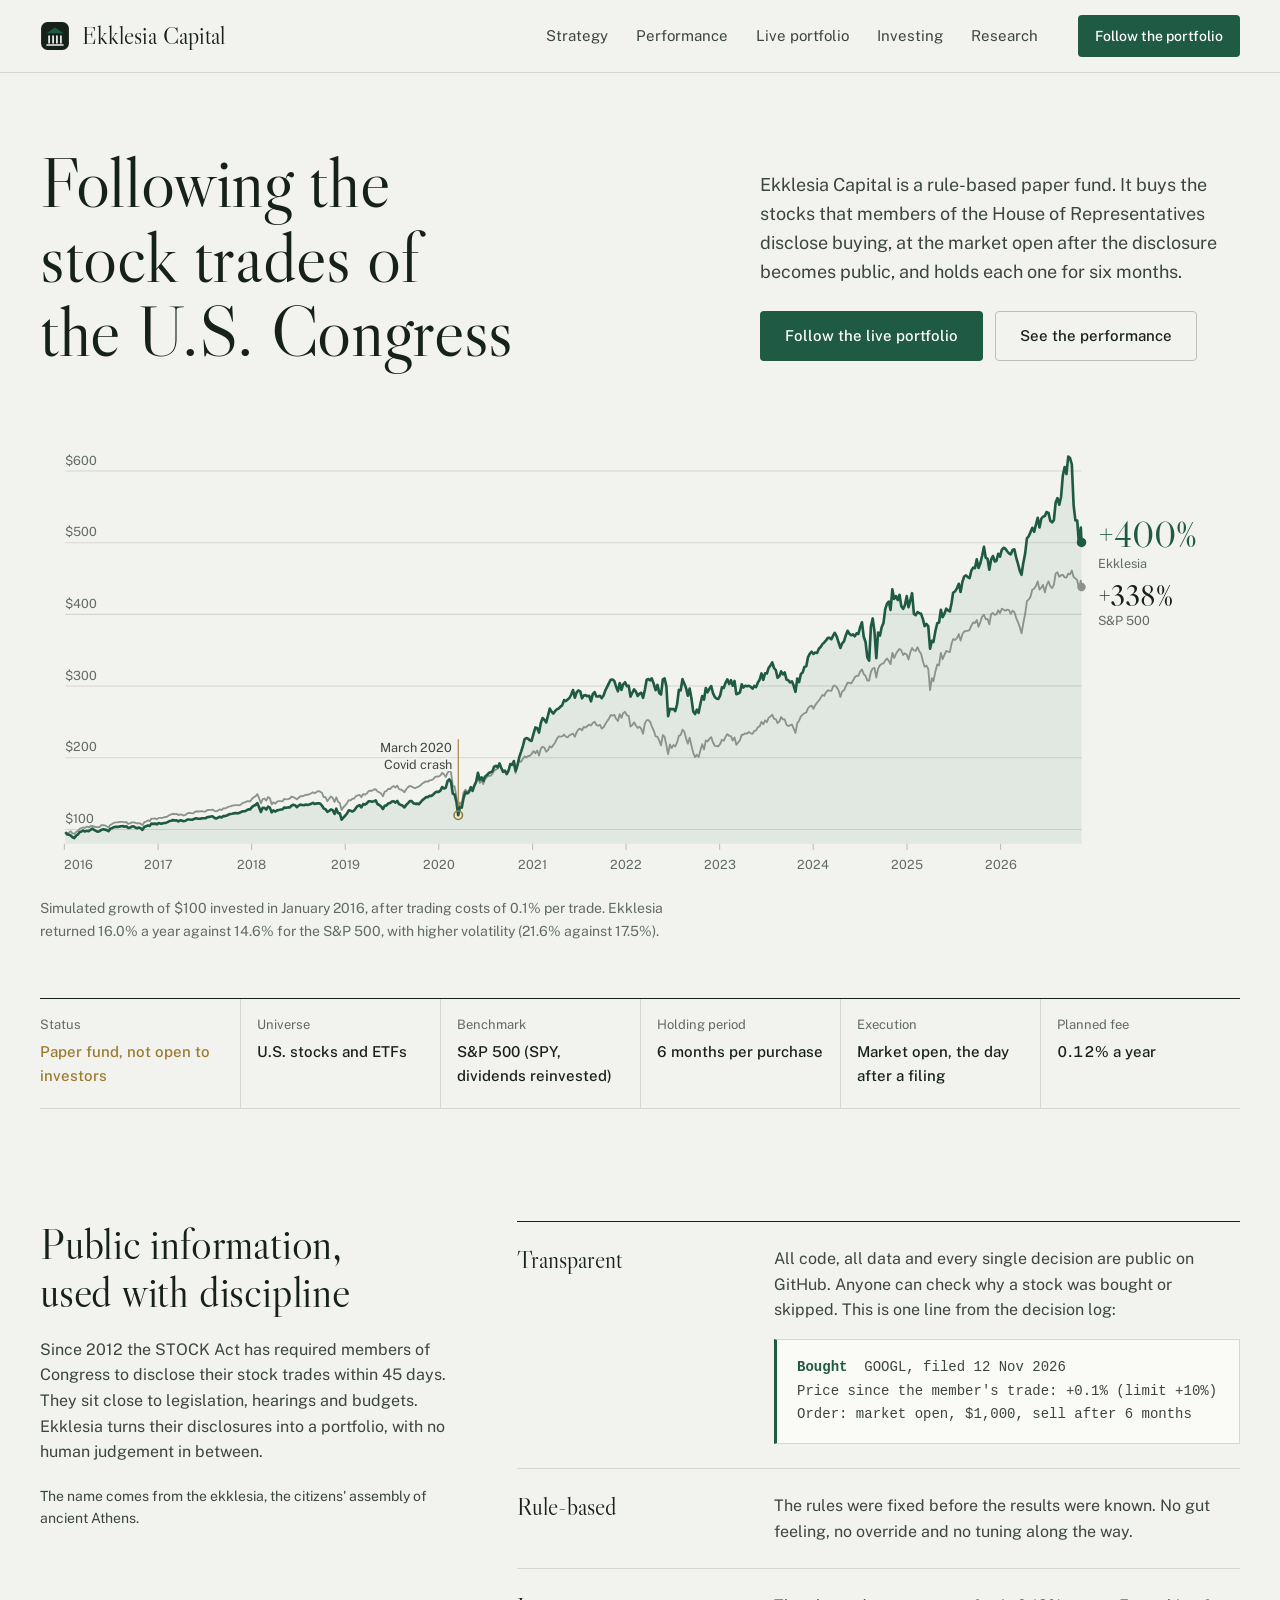
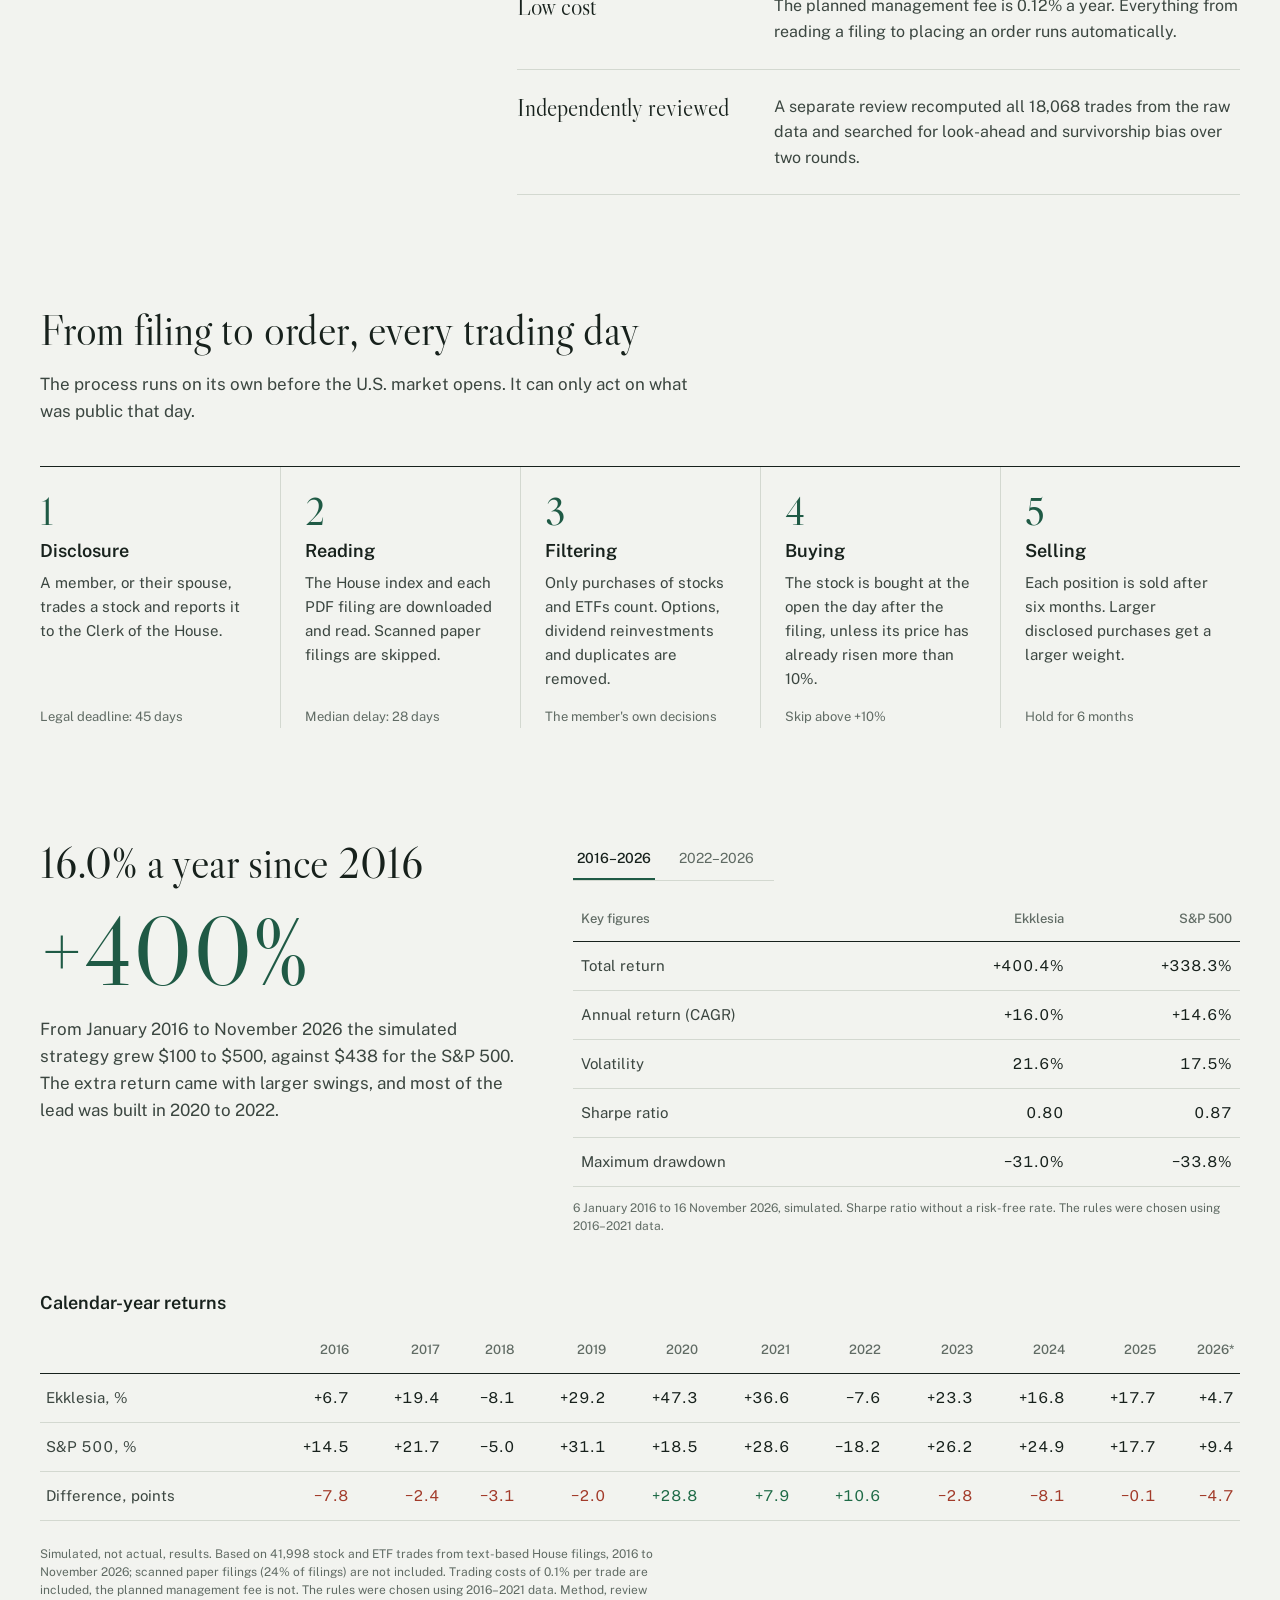
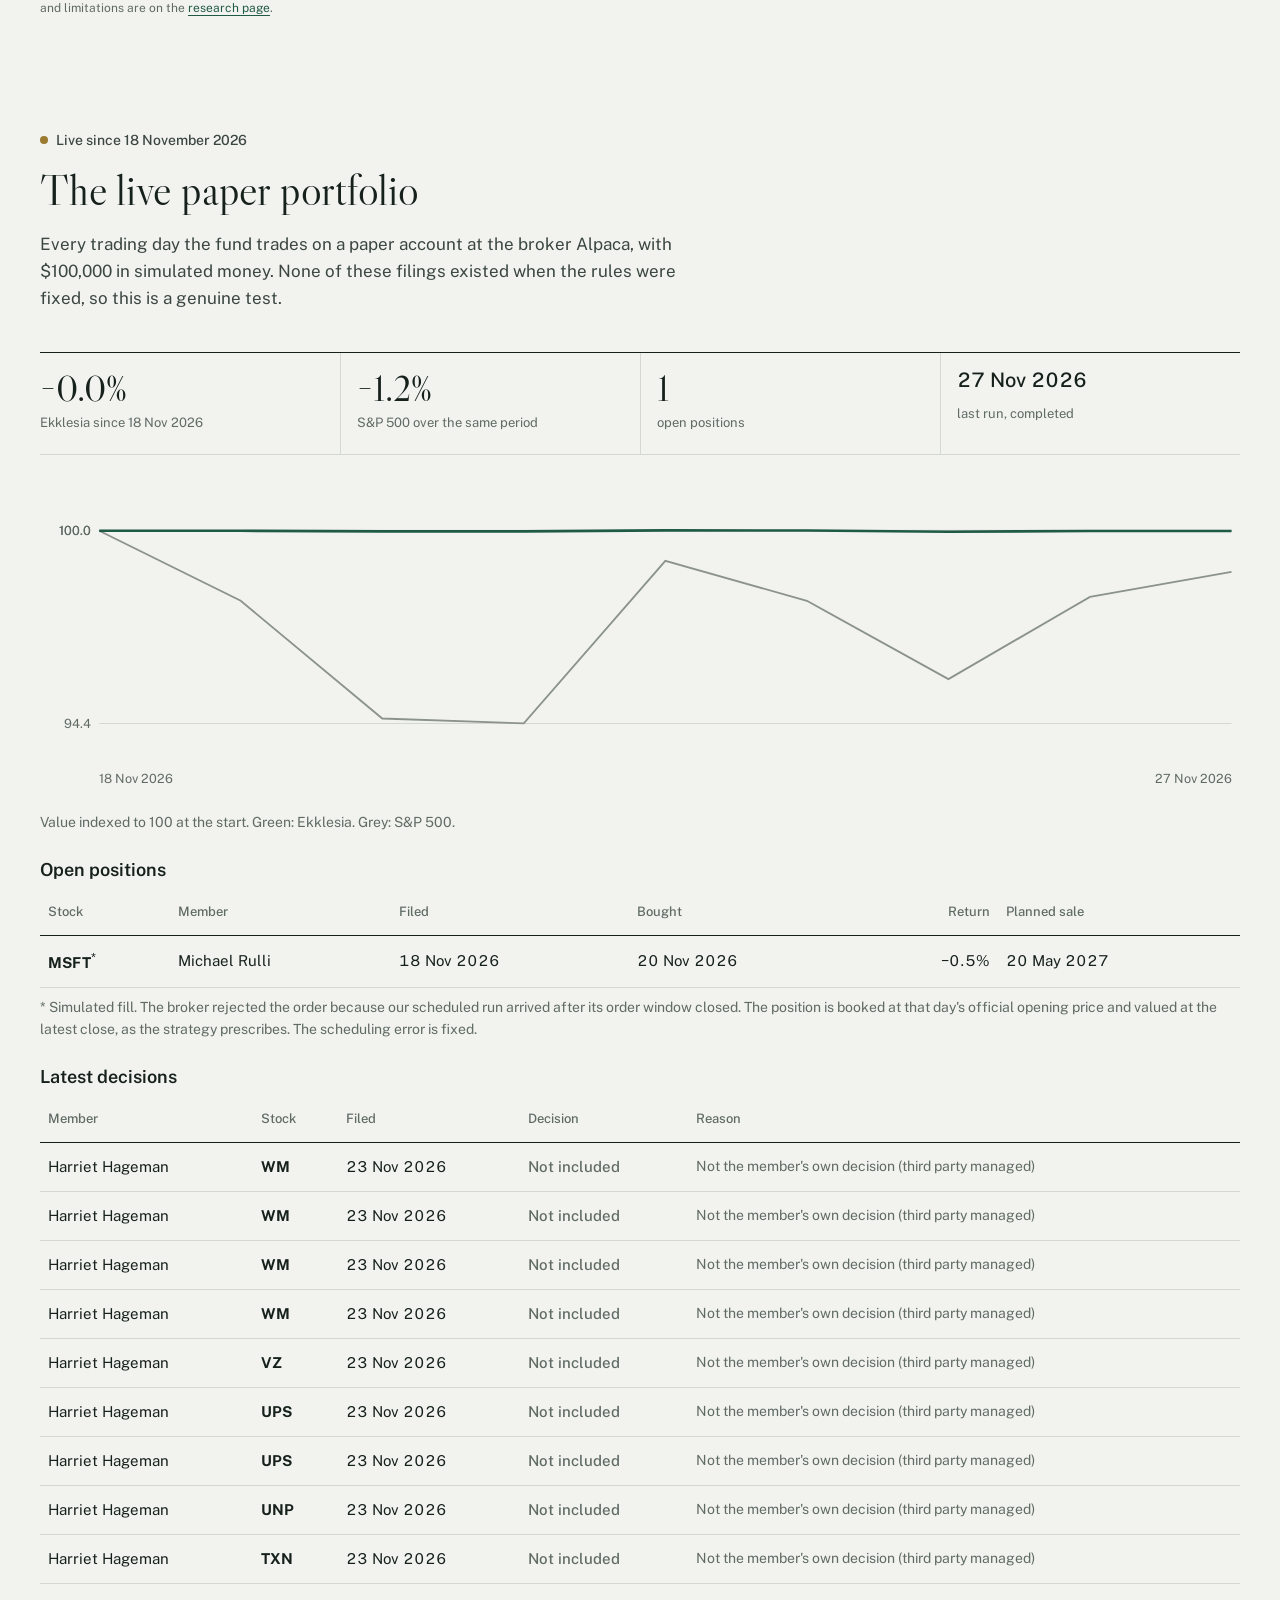
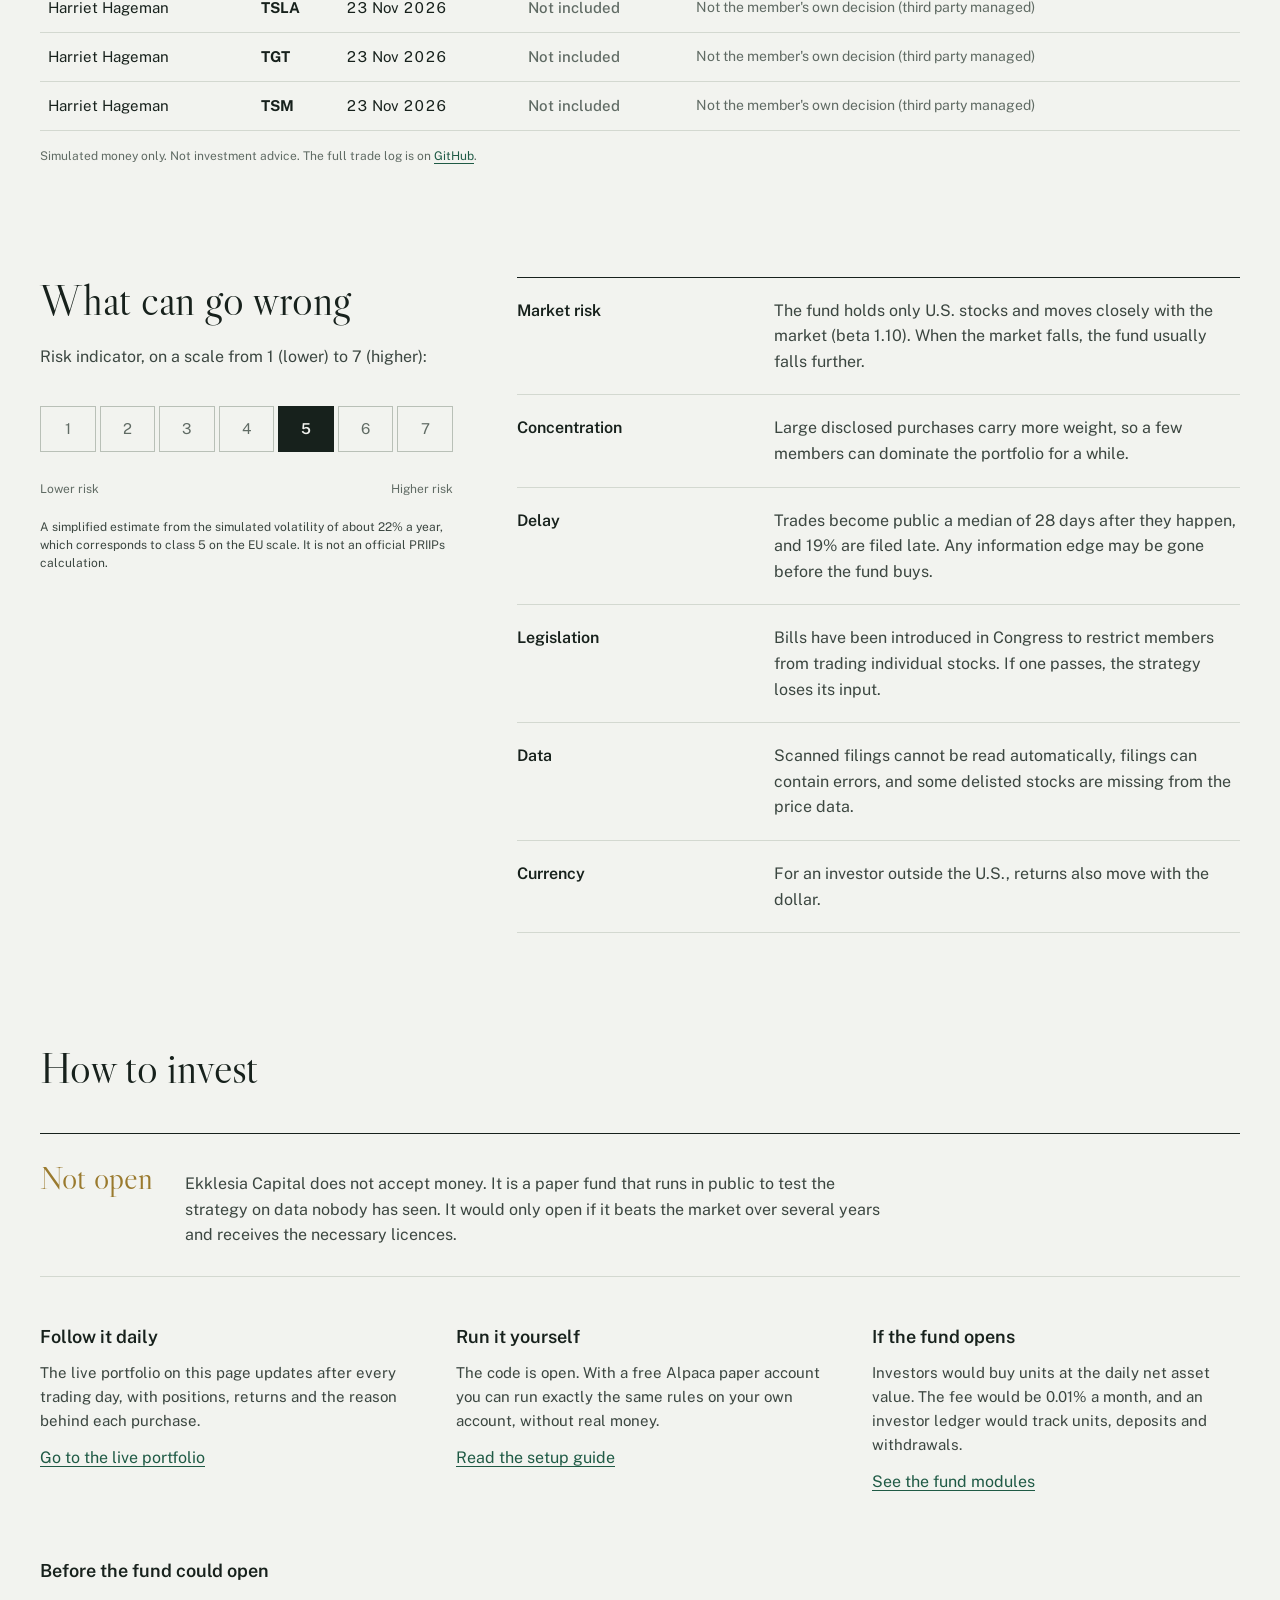
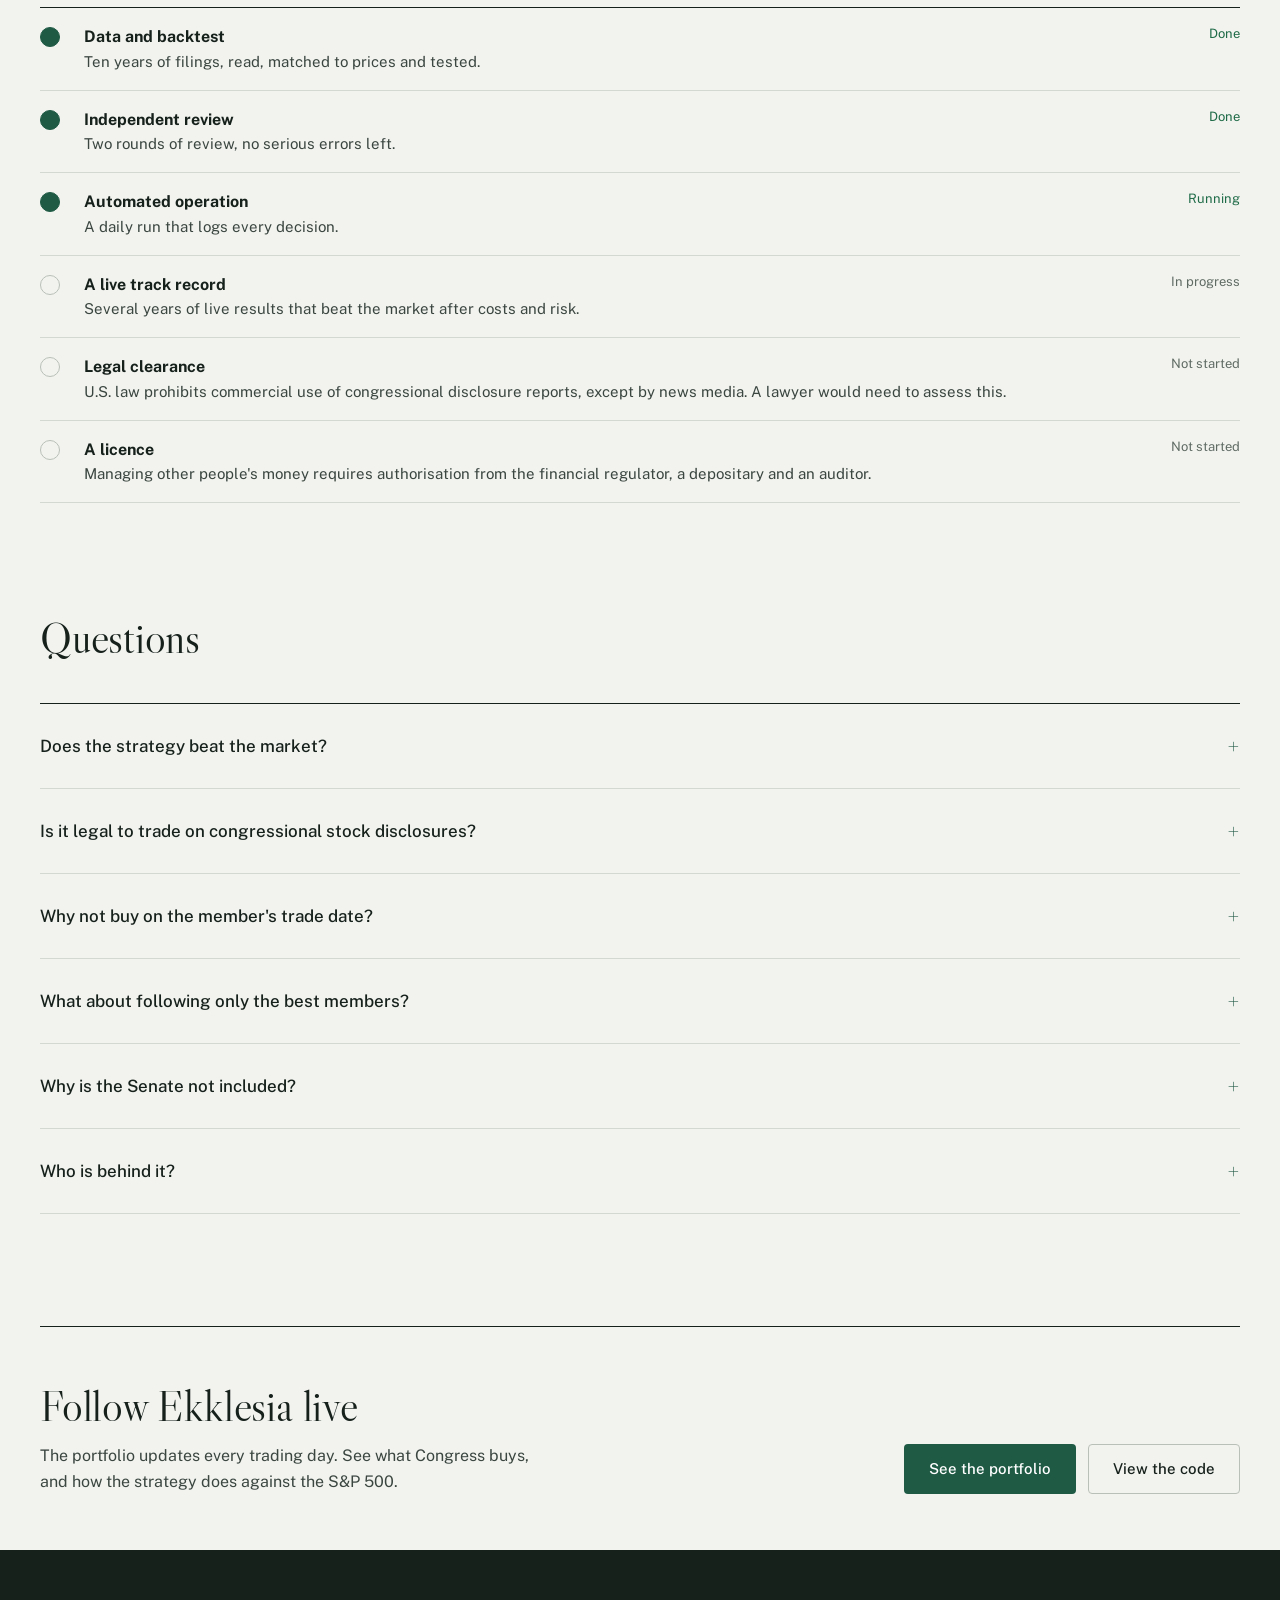
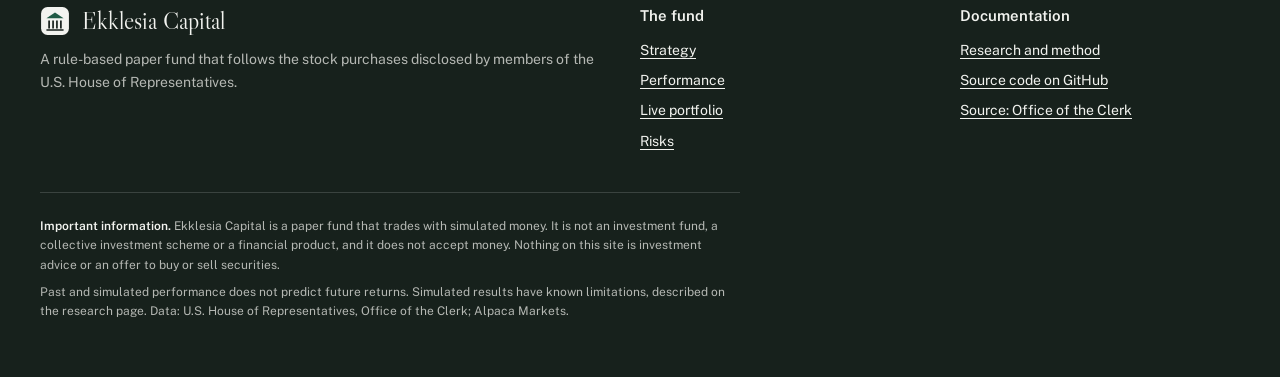
<file: docs/index.html>
<!doctype html>
<html lang="en">
<head>
<meta charset="utf-8">
<meta name="viewport" content="width=device-width, initial-scale=1, viewport-fit=cover">
<title>Ekklesia Capital — a fund that follows Congress's stock trades</title>
<meta name="description" content="Ekklesia Capital is a rule-based paper fund that follows the stock purchases disclosed by members of the U.S. Congress. Ten years of simulated results, open code and a live portfolio.">
<meta property="og:type" content="website">
<meta property="og:title" content="Ekklesia Capital — a fund that follows Congress's stock trades">
<meta property="og:description" content="Ekklesia Capital is a rule-based paper fund that follows the stock purchases disclosed by members of the U.S. Congress. Ten years of simulated results, open code and a live portfolio.">
<meta property="og:url" content="https://ekklesia-capital.vercel.app/">
<meta property="og:image" content="https://ekklesia-capital.vercel.app/assets/og.png">
<meta name="twitter:card" content="summary_large_image">
<link rel="canonical" href="https://ekklesia-capital.vercel.app/">
<link rel="icon" href="data:image/svg+xml,%3Csvg xmlns='http://www.w3.org/2000/svg' viewBox='0 0 28 28'%3E%3Crect x='1' y='1' width='26' height='26' rx='6' fill='%2317211C'/%3E%3Cpath d='M6 11.5 14 6l8 5.5z' fill='%237CC7A5'/%3E%3Cpath d='M8.5 13.5v7.5M12.2 13.5v7.5M15.8 13.5v7.5M19.5 13.5v7.5M6 22.4h16' stroke='white' stroke-width='1.8'/%3E%3C/svg%3E">
<meta name="theme-color" content="#F2F3EF">
<link rel="preconnect" href="https://fonts.googleapis.com">
<link rel="preconnect" href="https://fonts.gstatic.com" crossorigin>
<link rel="stylesheet" href="https://fonts.googleapis.com/css2?family=Libre+Caslon+Display&family=Public+Sans:wght@400;500;600&display=swap">
<script>
/* Anonymous, cookieless page statistics (PostHog EU). Runs only on the public site, not on local copies. */
if (/(vercel\.app|github\.io)$/.test(location.hostname)) {
!function(t,e){var o,n,p,r;e.__SV||(window.posthog=e,e._i=[],e.init=function(i,s,a){function g(t,e){var o=e.split(".");2==o.length&&(t=t[o[0]],e=o[1]),t[e]=function(){t.push([e].concat(Array.prototype.slice.call(arguments,0)))}}(p=t.createElement("script")).type="text/javascript",p.crossOrigin="anonymous",p.async=!0,p.src=s.api_host.replace(".i.posthog.com","-assets.i.posthog.com")+"/static/array.js",(r=t.getElementsByTagName("script")[0]).parentNode.insertBefore(p,r);var u=e;for(void 0!==a?u=e[a]=[]:a="posthog",u.people=u.people||[],u.toString=function(t){var e="posthog";return"posthog"!==a&&(e+="."+a),t||(e+=" (stub)"),e},u.people.toString=function(){return u.toString(1)+".people (stub)"},o="capture identify alias people.set people.set_once set_config register register_once unregister opt_out_capturing has_opted_out_capturing opt_in_capturing reset isFeatureEnabled onFeatureFlags getFeatureFlag getFeatureFlagPayload reloadFeatureFlags group".split(" "),n=0;n<o.length;n++)g(u,o[n]);e._i.push([i,s,a])},e.__SV=1)}(document,window.posthog||[]);
posthog.init("phc_AK2oxvEZ4qMo3GcPnu7RjbgbFF8aaM4QZd82L7NS9mtA",{api_host:"https://eu.i.posthog.com",cookieless_mode:"always",person_profiles:"identified_only",autocapture:false,capture_pageview:true,capture_pageleave:true,disable_session_recording:true});
}
</script>
<style>
:root{color-scheme:light}body{margin:0}img{max-width:100%}[hidden]{display:none!important}
/* Ekklesia Capital — design tokens
   Colour: limestone paper, ink, banknote green (fund line, actions, links), stone grey (benchmark), one seal-gold for markers.
   Type: Libre Caslon Display for headings and figures (the face of 18th-century American printing), Public Sans for text and UI
   (the U.S. government's own typeface). Left-aligned editorial layout; rules instead of cards; one bold element: the hero chart. */
:root{
  --paper:#F2F3EF; --paper-2:#E8EAE4; --surface:#FAFAF7;
  --ink:#17211C; --ink-2:#3B4640; --muted:#606B64;
  --green:#1F5A45; --green-ink:#FFFFFF; --green-tint:rgba(31,90,69,.08);
  --stone:#8B938C; --rule:#D3D8D0; --rule-strong:#B9C0B7;
  --seal:#9A7A2E; --pos:#1F6B47; --neg:#A23B2A; --test:rgba(23,33,28,.045);
  --foot-bg:#17211C; --foot-ink:#F2F3EF;
  --display:"Libre Caslon Display","Libre Caslon Text",Baskerville,"Baskerville Old Face",Georgia,serif;
  --text:"Public Sans",system-ui,-apple-system,"Segoe UI",Roboto,sans-serif;
}
@media (prefers-color-scheme: dark){:root:not([data-theme="light"]){
  --paper:#101613; --paper-2:#18201C; --surface:#141B17;
  --ink:#E6EAE4; --ink-2:#C2CAC3; --muted:#949E96;
  --green:#7CC7A5; --green-ink:#0F1512; --green-tint:rgba(124,199,165,.10);
  --stone:#6D7770; --rule:#27312C; --rule-strong:#36423B;
  --seal:#D6B867; --pos:#6FCB98; --neg:#EC8A76; --test:rgba(230,234,228,.04); --foot-bg:#0A0F0C; --foot-ink:#E6EAE4; color-scheme:dark}}
:root[data-theme="dark"]{
  --paper:#101613; --paper-2:#18201C; --surface:#141B17;
  --ink:#E6EAE4; --ink-2:#C2CAC3; --muted:#949E96;
  --green:#7CC7A5; --green-ink:#0F1512; --green-tint:rgba(124,199,165,.10);
  --stone:#6D7770; --rule:#27312C; --rule-strong:#36423B;
  --seal:#D6B867; --pos:#6FCB98; --neg:#EC8A76; --test:rgba(230,234,228,.04); --foot-bg:#0A0F0C; --foot-ink:#E6EAE4; color-scheme:dark}

html{scroll-behavior:smooth;scroll-padding-top:88px;-webkit-text-size-adjust:100%}
@media (prefers-reduced-motion:reduce){html{scroll-behavior:auto}*{transition:none!important}}
body{margin:0;background:var(--paper);color:var(--ink);font-family:var(--text);font-size:1rem;line-height:1.6;-webkit-font-smoothing:antialiased}
.wrap{max-width:1200px;margin:0 auto;padding-left:max(32px,env(safe-area-inset-left,0px));padding-right:max(32px,env(safe-area-inset-right,0px))}
@media (max-width:640px){.wrap{padding-left:max(16px,env(safe-area-inset-left,0px));padding-right:max(16px,env(safe-area-inset-right,0px))}}
h1,h2,h3{margin:0;text-wrap:balance}
h1,h2{font-family:var(--display);font-weight:400;letter-spacing:-.005em;color:var(--ink)}
h1{font-size:clamp(2.5rem,5.6vw,4.5rem);line-height:1.04}
h2{font-size:clamp(1.9rem,3.4vw,2.75rem);line-height:1.1}
h3{font-size:1.125rem;line-height:1.35;font-weight:600}
p{margin:0}
a{color:var(--green);text-decoration:underline;text-decoration-thickness:1px;text-underline-offset:3px}
a:hover{text-decoration-thickness:2px}
:focus-visible{outline:2px solid var(--green);outline-offset:3px;border-radius:2px}
.num{font-variant-numeric:tabular-nums lining-nums}
.small{font-size:.875rem;color:var(--muted)}
.fine{font-size:.75rem;line-height:1.5;color:var(--muted)}
.measure{max-width:64ch}
.skip{position:absolute;left:-9999px;top:8px;z-index:50;background:var(--surface);padding:8px 16px}
.skip:focus{left:16px}

/* Header */
body::before{content:"";position:fixed;inset:0 0 auto;height:env(safe-area-inset-top,0px);z-index:30;background:var(--paper)}
.site-head{position:sticky;top:env(safe-area-inset-top,0px);z-index:20;background:var(--paper);border-bottom:1px solid var(--rule)}
.site-head .wrap{display:flex;align-items:center;gap:40px;min-height:72px}
.brand{display:inline-flex;align-items:center;gap:12px;color:var(--ink);text-decoration:none;font-family:var(--display);font-size:1.5rem;line-height:1;white-space:nowrap}
.brand svg{width:30px;height:30px;flex:none}
.nav{margin-left:auto}
.nav ul{list-style:none;margin:0;padding:0;display:flex;gap:28px}
.nav a{color:var(--ink-2);text-decoration:none;font-size:.9375rem}
.nav a:hover,.nav a[aria-current="page"]{color:var(--ink);text-decoration:underline;text-underline-offset:6px;text-decoration-thickness:1px}
.menu{display:none;margin-left:auto;position:relative}
.menu summary{list-style:none;cursor:pointer;min-height:44px;padding:0 16px;display:flex;align-items:center;border:1px solid var(--rule-strong);border-radius:4px;font-size:.9375rem;font-weight:500}
.menu summary::-webkit-details-marker{display:none}
.menu ul{list-style:none;margin:0;padding:8px 0;position:absolute;right:0;top:52px;min-width:240px;background:var(--surface);border:1px solid var(--rule-strong);border-radius:4px;box-shadow:0 12px 32px rgba(23,33,28,.07)}
.menu a{display:block;padding:12px 20px;color:var(--ink);text-decoration:none}
.menu a:hover{background:var(--paper-2)}
@media (max-width:960px){.site-head .nav,.site-head .head-cta{display:none}.site-head .menu{display:block}}

/* Buttons */
.actions{display:flex;flex-wrap:wrap;gap:12px}
.button{display:inline-flex;align-items:center;justify-content:center;min-height:48px;padding:0 24px;border-radius:4px;font-size:.9375rem;font-weight:500;text-decoration:none;border:1px solid transparent;transition:background-color .15s ease,border-color .15s ease}
.button.solid{background:var(--green);color:var(--green-ink)}
.button.solid:hover{background:color-mix(in srgb,var(--green) 86%,var(--ink))}
.button.line{color:var(--ink);border-color:var(--rule-strong)}
.button.line:hover{border-color:var(--ink)}
.button.compact{min-height:40px;padding:0 16px;font-size:.875rem}

/* Hero */
.hero{padding-block:72px 0}
.hero-top{display:grid;grid-template-columns:minmax(0,7fr) minmax(0,5fr);gap:48px;align-items:end}
.hero-top .intro{display:grid;gap:24px;padding-bottom:8px}
.hero-top .intro p{font-size:1.125rem;color:var(--ink-2);max-width:46ch}
@media (max-width:960px){.hero{padding-block:48px 0}.hero-top{grid-template-columns:minmax(0,1fr);gap:24px}}
.hero-chart{margin:48px 0 0;position:relative}
.hero-chart svg{display:block;width:100%;height:auto}
.hero-chart figcaption{margin-top:16px;max-width:72ch}
.chart-wide{overflow-x:auto}
svg text{font-family:var(--text);font-size:12px;fill:var(--muted)}
svg .figure{font-family:var(--display);fill:var(--ink)}
svg .figure-green{font-family:var(--display);fill:var(--green)}
svg .note{fill:var(--ink-2);font-size:12px;paint-order:stroke;stroke:var(--paper);stroke-width:4px;stroke-linejoin:round}

/* Factsheet strip */
.facts{margin:56px 0 0;display:grid;grid-template-columns:repeat(6,minmax(0,1fr));border-top:1px solid var(--ink);border-bottom:1px solid var(--rule)}
.facts div{padding:16px 16px 20px 0;display:grid;gap:4px;align-content:start}
.facts div + div{padding-left:16px;border-left:1px solid var(--rule)}
.facts dt{font-size:.8125rem;color:var(--muted)}
.facts dd{margin:0;font-size:.9375rem;font-weight:500}
.facts .status{color:var(--seal)}
@media (max-width:1000px){.facts{grid-template-columns:repeat(3,minmax(0,1fr))}.facts div:nth-child(4){padding-left:0;border-left:0}.facts div:nth-child(n+4){border-top:1px solid var(--rule)}}
@media (max-width:560px){.facts{grid-template-columns:repeat(2,minmax(0,1fr))}.facts div:nth-child(odd){padding-left:0;border-left:0}.facts div:nth-child(4){padding-left:16px;border-left:1px solid var(--rule)}.facts div:nth-child(n+3){border-top:1px solid var(--rule)}}

/* Sections */
.section{padding-block:112px 0}
@media (max-width:640px){.section{padding-block:72px 0}}
.split{display:grid;grid-template-columns:minmax(0,4fr) minmax(0,7fr);gap:64px;align-items:start}
.split > .lead{display:grid;gap:20px;position:sticky;top:112px}
.split > .lead p{color:var(--ink-2)}
@media (max-width:960px){.split{grid-template-columns:minmax(0,1fr);gap:32px}.split > .lead{position:static}}
.head{display:grid;gap:16px;margin-bottom:40px;max-width:68ch}
.head p{color:var(--ink-2);font-size:1.0625rem}

/* Principles list */
.principles{margin:0;border-top:1px solid var(--ink)}
.principles > div{display:grid;grid-template-columns:minmax(0,1fr) minmax(0,2fr);gap:24px;padding:24px 0;border-bottom:1px solid var(--rule)}
.principles dt{font-family:var(--display);font-size:1.5rem;line-height:1.2}
.principles dd{margin:0;color:var(--ink-2);display:grid;gap:16px}
@media (max-width:640px){.principles > div{grid-template-columns:minmax(0,1fr);gap:8px}}
.logline{margin:0;padding:16px 20px;background:var(--surface);border:1px solid var(--rule);border-left:3px solid var(--green);font-size:.875rem;line-height:1.7;color:var(--ink-2);overflow-x:auto}
.logline b{color:var(--green);font-weight:600}

/* Steps (a real sequence) */
.steps{list-style:none;margin:0;padding:0;display:grid;grid-template-columns:repeat(5,minmax(0,1fr));counter-reset:step;border-top:1px solid var(--ink)}
.steps li{counter-increment:step;padding:24px 24px 0 0;display:flex;flex-direction:column;gap:8px}
.steps li + li{padding-left:24px;border-left:1px solid var(--rule)}
.steps li::before{content:counter(step);font-family:var(--display);font-size:2.5rem;line-height:1;color:var(--green)}
.steps p{color:var(--ink-2);font-size:.9375rem}
.steps .rule-tag{font-size:.8125rem;color:var(--muted);margin-top:auto;padding-top:8px}
@media (max-width:1000px){.steps{grid-template-columns:minmax(0,1fr)}.steps li,.steps li + li{padding:20px 0;border-left:0;border-bottom:1px solid var(--rule);display:grid;grid-template-columns:56px minmax(0,1fr);column-gap:16px}.steps li::before{grid-row:span 3}}

/* Performance */
.perf{display:grid;grid-template-columns:minmax(0,5fr) minmax(0,7fr);gap:56px;align-items:start}
@media (max-width:960px){.perf{grid-template-columns:minmax(0,1fr);gap:40px}}
.period{display:inline-flex;gap:4px;margin-bottom:16px;border-bottom:1px solid var(--rule)}
.period button{font:inherit;font-size:.875rem;min-height:40px;padding:0 4px;margin-right:16px;background:none;border:0;border-bottom:2px solid transparent;color:var(--muted);cursor:pointer}
.period button[aria-pressed="true"]{color:var(--ink);border-bottom-color:var(--green);font-weight:500}
table{border-collapse:collapse;width:100%;font-size:.9375rem}
th,td{text-align:left;padding:12px 8px;border-bottom:1px solid var(--rule)}
thead th{font-size:.8125rem;font-weight:500;color:var(--muted);border-bottom:1px solid var(--ink)}
tbody th{font-weight:400;color:var(--ink-2)}
td.r,th.r{text-align:right;white-space:nowrap}
td.pos{color:var(--pos)} td.neg{color:var(--neg)}
.table-wrap{overflow-x:auto}
.head .big-figure,.big-figure{font-family:var(--display);font-size:clamp(3.5rem,8vw,6rem);line-height:1;color:var(--green)}
.years{margin-top:56px}
.years h3{margin-bottom:12px}
.years td,.years th{padding:12px 6px}
.footnote{margin-top:24px;max-width:90ch}

/* Live portfolio */
.live{display:grid;gap:24px}
.live-empty{border:1px dashed var(--rule-strong);padding:32px;display:grid;gap:8px;justify-items:start;background:var(--surface)}
.live-empty p{color:var(--ink-2);max-width:64ch}
.live-dot{display:inline-flex;align-items:center;gap:8px;font-size:.875rem;font-weight:500;color:var(--ink-2)}
.live-dot::before{content:"";width:8px;height:8px;border-radius:50%;background:var(--seal)}
.live-kpis{display:grid;grid-template-columns:repeat(4,minmax(0,1fr));border-top:1px solid var(--ink);border-bottom:1px solid var(--rule)}
.live-kpis div{padding:16px 16px 20px 0;display:grid;gap:4px}
.live-kpis div + div{padding-left:16px;border-left:1px solid var(--rule)}
.live-kpis b{font-family:var(--display);font-weight:400;font-size:2.25rem;line-height:1.1}
.live-kpis span{font-size:.8125rem;color:var(--muted)}
@media (max-width:760px){.live-kpis{grid-template-columns:repeat(2,minmax(0,1fr))}.live-kpis div:nth-child(3){padding-left:0;border-left:0}.live-kpis div:nth-child(n+3){border-top:1px solid var(--rule)}}
.decision{font-weight:500;white-space:nowrap}
.decision.taken{color:var(--pos)} .decision.skipped{color:var(--seal)} .decision.ignored{color:var(--muted)}

/* Risk */
.risks{margin:0;border-top:1px solid var(--ink)}
.risks > div{display:grid;grid-template-columns:minmax(0,1fr) minmax(0,2fr);gap:24px;padding:20px 0;border-bottom:1px solid var(--rule)}
.risks dt{font-weight:600}
.risks dd{margin:0;color:var(--ink-2)}
@media (max-width:640px){.risks > div{grid-template-columns:minmax(0,1fr);gap:4px}}
.scale{display:grid;grid-template-columns:repeat(7,minmax(0,1fr));gap:4px;margin:16px 0 8px;max-width:420px}
.scale span{display:grid;place-items:center;height:44px;border:1px solid var(--rule-strong);font-size:.9375rem;color:var(--muted)}
.scale span.on{background:var(--ink);border-color:var(--ink);color:var(--paper);font-weight:600}
.scale-ends{display:flex;justify-content:space-between;max-width:420px}

/* Investing */
.not-open{display:grid;grid-template-columns:auto minmax(0,1fr);gap:32px;align-items:baseline;padding:28px 0;border-top:1px solid var(--ink);border-bottom:1px solid var(--rule)}
.not-open .stamp{font-family:var(--display);font-size:2rem;line-height:1;color:var(--seal);white-space:nowrap}
.not-open p{color:var(--ink-2);max-width:70ch}
@media (max-width:640px){.not-open{grid-template-columns:minmax(0,1fr);gap:12px}}
.ways{display:grid;grid-template-columns:repeat(3,minmax(0,1fr));gap:48px;margin-top:48px}
.ways article{display:grid;gap:12px;align-content:start}
.ways p{color:var(--ink-2);font-size:.9375rem}
@media (max-width:900px){.ways{grid-template-columns:minmax(0,1fr);gap:32px}}
.checklist{list-style:none;margin:24px 0 0;padding:0;border-top:1px solid var(--ink)}
.checklist li{display:grid;grid-template-columns:28px minmax(0,1fr) auto;gap:16px;align-items:start;padding:16px 0;border-bottom:1px solid var(--rule)}
.checklist .mark{width:18px;height:18px;border:1.5px solid var(--rule-strong);border-radius:50%;margin-top:3px}
.checklist .mark.done{background:var(--green);border-color:var(--green)}
.checklist p{color:var(--ink-2);font-size:.9375rem}
.checklist .state{font-size:.8125rem;color:var(--muted);white-space:nowrap}
.checklist .state.done{color:var(--pos)}
@media (max-width:560px){.checklist li{grid-template-columns:28px minmax(0,1fr)}.checklist .state{grid-column:2}}
.subhead{margin-top:64px}

/* FAQ */
.faq{border-top:1px solid var(--ink)}
.faq details{border-bottom:1px solid var(--rule)}
.faq summary{cursor:pointer;list-style:none;display:flex;justify-content:space-between;align-items:center;gap:24px;padding:20px 0;font-size:1.0625rem;font-weight:500;min-height:44px}
.faq summary::-webkit-details-marker{display:none}
.faq summary::after{content:"+";font-family:var(--display);font-size:1.75rem;line-height:1;color:var(--green);flex:none}
.faq details[open] summary::after{content:"−"}
.faq .answer{padding:0 0 24px;color:var(--ink-2);max-width:72ch;display:grid;gap:12px}

/* Closing call to action */
.closing{margin-top:112px;padding:56px 0;border-top:1px solid var(--ink);display:grid;grid-template-columns:minmax(0,7fr) minmax(0,5fr);gap:32px;align-items:end}
.closing p{color:var(--ink-2);margin-top:12px;max-width:52ch}
.closing .actions{justify-content:flex-end}
@media (max-width:900px){.closing{grid-template-columns:minmax(0,1fr)}.closing .actions{justify-content:flex-start}}

/* Footer */
.site-foot{background:var(--foot-bg);color:color-mix(in srgb,var(--foot-ink) 72%,transparent);font-size:.875rem}
.site-foot .wrap{padding-block:56px;display:grid;gap:40px}
.foot-grid{display:grid;grid-template-columns:minmax(0,2fr) minmax(0,1fr) minmax(0,1fr);gap:40px}
@media (max-width:760px){.foot-grid{grid-template-columns:minmax(0,1fr)}}
.site-foot h3{color:var(--foot-ink);font-size:.9375rem;margin-bottom:12px}
.site-foot ul{list-style:none;margin:0;padding:0;display:grid;gap:8px}
.site-foot a{color:var(--foot-ink)}
.site-foot .brand{color:var(--foot-ink)}
.legal{border-top:1px solid color-mix(in srgb,var(--foot-ink) 16%,transparent);padding-top:24px;display:grid;gap:8px;max-width:100ch;font-size:.75rem;line-height:1.6}
.legal b{color:var(--foot-ink);font-weight:600}

/* Logo mark */
.mk-bg{fill:var(--ink)}.mk-roof{fill:var(--green)}.mk-col{stroke:var(--paper);stroke-width:1.6;fill:none}
.site-foot .mk-bg{fill:var(--foot-ink)}.site-foot .mk-roof{fill:var(--green)}.site-foot .mk-col{stroke:var(--foot-bg)}

/* Research: the disclosure record */
.record{margin:56px 0 0;background:var(--surface);border:1px solid var(--rule)}
.record-line{overflow-x:auto;white-space:nowrap;padding:20px 24px;font-family:ui-monospace,"SFMono-Regular",Menlo,Consolas,monospace;font-size:.875rem;color:var(--ink-2);border-bottom:1px solid var(--rule)}
.record-line .hl{background:var(--green-tint);color:var(--ink);padding:2px 4px}
.record-fields{margin:0;display:grid;grid-template-columns:repeat(6,minmax(0,1fr))}
.record-fields div{padding:16px 24px;display:grid;gap:4px;border-right:1px solid var(--rule);min-width:0}
.record-fields div:last-child{border-right:0}
.record-fields dt{font-size:.8125rem;color:var(--muted)}
.record-fields dd{margin:0;font-weight:500;overflow-wrap:anywhere}
.record figcaption{padding:16px 24px;border-top:1px solid var(--rule)}
@media (max-width:900px){.record-fields{grid-template-columns:repeat(3,minmax(0,1fr))}.record-fields div:nth-child(3){border-right:0}.record-fields div:nth-child(n+4){border-top:1px solid var(--rule)}}
@media (max-width:520px){.record-fields{grid-template-columns:repeat(2,minmax(0,1fr))}.record-fields div{border-right:0}.record-fields div:nth-child(n+3){border-top:1px solid var(--rule)}}
.steps.steps-4{grid-template-columns:minmax(0,1fr)}
.steps.steps-4 li,.steps.steps-4 li + li{padding:20px 0;border-left:0;border-bottom:1px solid var(--rule);display:grid;grid-template-columns:56px minmax(0,1fr);column-gap:16px}
.steps.steps-4 li::before{grid-row:span 3}

</style>
</head>
<body>
<a class="skip" href="#content">Skip to content</a>
<header class="site-head">
  <div class="wrap">
    <a class="brand" href="index.html" aria-label="Ekklesia Capital, home"><svg viewBox="0 0 28 28" aria-hidden="true"><rect class="mk-bg" x="1" y="1" width="26" height="26" rx="6"/><path class="mk-roof" d="M6 11.5 14 6l8 5.5z"/><path class="mk-col" d="M8.5 13.5v7.5M12.2 13.5v7.5M15.8 13.5v7.5M19.5 13.5v7.5M6 22.4h16"/></svg>Ekklesia Capital</a>
    <nav class="nav" aria-label="Main"><ul>
      <li><a href="index.html#strategy">Strategy</a></li>
      <li><a href="index.html#performance">Performance</a></li>
      <li><a href="index.html#portfolio">Live portfolio</a></li>
      <li><a href="index.html#investing">Investing</a></li>
      <li><a href="research.html">Research</a></li>
    </ul></nav>
    <a class="button solid compact head-cta" href="index.html#portfolio">Follow the portfolio</a>
    <details class="menu">
      <summary>Menu</summary>
      <ul>
        <li><a href="index.html#strategy">Strategy</a></li>
        <li><a href="index.html#performance">Performance</a></li>
        <li><a href="index.html#portfolio">Live portfolio</a></li>
        <li><a href="index.html#risks">Risks</a></li>
        <li><a href="index.html#investing">Investing</a></li>
        <li><a href="research.html">Research</a></li>
      </ul>
    </details>
  </div>
</header>

<main id="content">
<div class="wrap">
  <section class="hero" aria-labelledby="h-hero">
    <div class="hero-top">
      <h1 id="h-hero">Following the stock trades of the U.S. Congress</h1>
      <div class="intro">
        <p>Ekklesia Capital is a rule-based paper fund. It buys the stocks that members of the House of Representatives disclose buying, at the market open after the disclosure becomes public, and holds each one for six months.</p>
        <div class="actions">
          <a class="button solid" href="#portfolio">Follow the live portfolio</a>
          <a class="button line" href="#performance">See the performance</a>
        </div>
      </div>
    </div>
    <figure class="hero-chart">
      <div class="chart-wide"><svg id="hero-chart" viewBox="0 0 1136 440" role="img" aria-label="Simulated growth of 100 dollars from January 2016 to November 2026: Ekklesia Capital ends at 500, the S&amp;P 500 at 438"></svg></div>
      <figcaption class="small">Simulated growth of $100 invested in January 2016, after trading costs of 0.1% per trade. Ekklesia returned 16.0% a year against 14.6% for the S&amp;P 500, with higher volatility (21.6% against 17.5%).</figcaption>
    </figure>
    <dl class="facts">
      <div><dt>Status</dt><dd class="status">Paper fund, not open to investors</dd></div>
      <div><dt>Universe</dt><dd>U.S. stocks and ETFs</dd></div>
      <div><dt>Benchmark</dt><dd>S&amp;P 500 (SPY, dividends reinvested)</dd></div>
      <div><dt>Holding period</dt><dd>6 months per purchase</dd></div>
      <div><dt>Execution</dt><dd>Market open, the day after a filing</dd></div>
      <div><dt>Planned fee</dt><dd class="num">0.12% a year</dd></div>
    </dl>
  </section>

  <section class="section split" id="strategy" aria-labelledby="h-idea">
    <div class="lead">
      <h2 id="h-idea">Public information, used with discipline</h2>
      <p>Since 2012 the STOCK Act has required members of Congress to disclose their stock trades within 45 days. They sit close to legislation, hearings and budgets. Ekklesia turns their disclosures into a portfolio, with no human judgement in between.</p>
      <p class="small">The name comes from the ekklesia, the citizens' assembly of ancient Athens.</p>
    </div>
    <dl class="principles">
      <div><dt>Transparent</dt><dd><p>All code, all data and every single decision are public on GitHub. Anyone can check why a stock was bought or skipped. This is one line from the decision log:</p>
        <pre class="logline"><b>Bought</b>  GOOGL, filed 12 Nov 2026
Price since the member's trade: +0.1% (limit +10%)
Order: market open, $1,000, sell after 6 months</pre></dd></div>
      <div><dt>Rule-based</dt><dd><p>The rules were fixed before the results were known. No gut feeling, no override and no tuning along the way.</p></dd></div>
      <div><dt>Low cost</dt><dd><p>The planned management fee is 0.12% a year. Everything from reading a filing to placing an order runs automatically.</p></dd></div>
      <div><dt>Independently reviewed</dt><dd><p>A separate review recomputed all 18,068 trades from the raw data and searched for look-ahead and survivorship bias over two rounds.</p></dd></div>
    </dl>
  </section>

  <section class="section" aria-labelledby="h-process">
    <div class="head">
      <h2 id="h-process">From filing to order, every trading day</h2>
      <p>The process runs on its own before the U.S. market opens. It can only act on what was public that day.</p>
    </div>
    <ol class="steps">
      <li><h3>Disclosure</h3><p>A member, or their spouse, trades a stock and reports it to the Clerk of the House.</p><span class="rule-tag">Legal deadline: 45 days</span></li>
      <li><h3>Reading</h3><p>The House index and each PDF filing are downloaded and read. Scanned paper filings are skipped.</p><span class="rule-tag">Median delay: 28 days</span></li>
      <li><h3>Filtering</h3><p>Only purchases of stocks and ETFs count. Options, dividend reinvestments and duplicates are removed.</p><span class="rule-tag">The member's own decisions</span></li>
      <li><h3>Buying</h3><p>The stock is bought at the open the day after the filing, unless its price has already risen more than 10%.</p><span class="rule-tag">Skip above +10%</span></li>
      <li><h3>Selling</h3><p>Each position is sold after six months. Larger disclosed purchases get a larger weight.</p><span class="rule-tag">Hold for 6 months</span></li>
    </ol>
  </section>

  <section class="section" id="performance" aria-labelledby="h-perf">
    <div class="perf">
      <div class="head" style="margin-bottom:0">
        <h2 id="h-perf">16.0% a year since 2016</h2>
        <p class="big-figure num">+400%</p>
        <p>From January 2016 to November 2026 the simulated strategy grew $100 to $500, against $438 for the S&amp;P 500. The extra return came with larger swings, and most of the lead was built in 2020 to 2022.</p>
      </div>
      <div>
        <div class="period" role="group" aria-label="Choose period">
          <button type="button" id="p-all" aria-pressed="true">2016–2026</button>
          <button type="button" id="p-oos" aria-pressed="false">2022–2026</button>
        </div>
        <div class="table-wrap"><table id="metrics">
          <thead><tr><th>Key figures</th><th class="r">Ekklesia</th><th class="r">S&amp;P 500</th></tr></thead>
          <tbody class="num"></tbody>
        </table></div>
        <p class="fine" id="metrics-note" style="margin-top:12px"></p>
      </div>
    </div>
    <div class="years">
      <h3>Calendar-year returns</h3>
      <div class="table-wrap"><table>
        <thead><tr><th></th><th class="r">2016</th><th class="r">2017</th><th class="r">2018</th><th class="r">2019</th><th class="r">2020</th><th class="r">2021</th><th class="r">2022</th><th class="r">2023</th><th class="r">2024</th><th class="r">2025</th><th class="r">2026*</th></tr></thead>
        <tbody class="num"><tr><th>Ekklesia, %</th><td class="r">+6.7</td><td class="r">+19.4</td><td class="r">−8.1</td><td class="r">+29.2</td><td class="r">+47.3</td><td class="r">+36.6</td><td class="r">−7.6</td><td class="r">+23.3</td><td class="r">+16.8</td><td class="r">+17.7</td><td class="r">+4.7</td></tr><tr><th>S&amp;P 500, %</th><td class="r">+14.5</td><td class="r">+21.7</td><td class="r">−5.0</td><td class="r">+31.1</td><td class="r">+18.5</td><td class="r">+28.6</td><td class="r">−18.2</td><td class="r">+26.2</td><td class="r">+24.9</td><td class="r">+17.7</td><td class="r">+9.4</td></tr><tr><th>Difference, points</th><td class="r neg">−7.8</td><td class="r neg">−2.4</td><td class="r neg">−3.1</td><td class="r neg">−2.0</td><td class="r pos">+28.8</td><td class="r pos">+7.9</td><td class="r pos">+10.6</td><td class="r neg">−2.8</td><td class="r neg">−8.1</td><td class="r neg">−0.1</td><td class="r neg">−4.7</td></tr></tbody>
      </table></div>
    </div>
    <p class="fine footnote">Simulated, not actual, results. Based on 41,998 stock and ETF trades from text-based House filings, 2016 to November 2026; scanned paper filings (24% of filings) are not included. Trading costs of 0.1% per trade are included, the planned management fee is not. The rules were chosen using 2016–2021 data. Method, review and limitations are on the <a href="research.html">research page</a>.</p>
  </section>

  <section class="section" id="portfolio" aria-labelledby="h-live">
    <div class="head">
      <span class="live-dot">Live since 18 November 2026</span>
      <h2 id="h-live">The live paper portfolio</h2>
      <p>Every trading day the fund trades on a paper account at the broker Alpaca, with $100,000 in simulated money. None of these filings existed when the rules were fixed, so this is a genuine test.</p>
    </div>
    <div id="live-root" class="live">
      <div class="live-empty"><h3>Waiting for the first trading day</h3><p>The first automatic run is on Wednesday 18 November 2026 at 12:45 UTC. After that, this section shows the return against the S&amp;P 500, the open positions and the latest decisions.</p></div>
    </div>
    <p class="fine" style="margin-top:16px">Simulated money only. Not investment advice. The full trade log is on <a href="https://github.com/Oleo007pat/congress-fund/tree/main/data/live">GitHub</a>.</p>
  </section>

  <section class="section split" id="risks" aria-labelledby="h-risk">
    <div class="lead">
      <h2 id="h-risk">What can go wrong</h2>
      <p>Risk indicator, on a scale from 1 (lower) to 7 (higher):</p>
      <div class="scale" role="img" aria-label="Risk indicator 5 on a scale from 1 to 7"><span>1</span><span>2</span><span>3</span><span>4</span><span class="on">5</span><span>6</span><span>7</span></div>
      <div class="scale-ends fine"><span>Lower risk</span><span>Higher risk</span></div>
      <p class="fine">A simplified estimate from the simulated volatility of about 22% a year, which corresponds to class 5 on the EU scale. It is not an official PRIIPs calculation.</p>
    </div>
    <dl class="risks">
      <div><dt>Market risk</dt><dd>The fund holds only U.S. stocks and moves closely with the market (beta 1.10). When the market falls, the fund usually falls further.</dd></div>
      <div><dt>Concentration</dt><dd>Large disclosed purchases carry more weight, so a few members can dominate the portfolio for a while.</dd></div>
      <div><dt>Delay</dt><dd>Trades become public a median of 28 days after they happen, and 19% are filed late. Any information edge may be gone before the fund buys.</dd></div>
      <div><dt>Legislation</dt><dd>Bills have been introduced in Congress to restrict members from trading individual stocks. If one passes, the strategy loses its input.</dd></div>
      <div><dt>Data</dt><dd>Scanned filings cannot be read automatically, filings can contain errors, and some delisted stocks are missing from the price data.</dd></div>
      <div><dt>Currency</dt><dd>For an investor outside the U.S., returns also move with the dollar.</dd></div>
    </dl>
  </section>

  <section class="section" id="investing" aria-labelledby="h-inv">
    <div class="head">
      <h2 id="h-inv">How to invest</h2>
    </div>
    <div class="not-open">
      <span class="stamp">Not open</span>
      <p>Ekklesia Capital does not accept money. It is a paper fund that runs in public to test the strategy on data nobody has seen. It would only open if it beats the market over several years and receives the necessary licences.</p>
    </div>
    <div class="ways">
      <article><h3>Follow it daily</h3><p>The live portfolio on this page updates after every trading day, with positions, returns and the reason behind each purchase.</p><a href="#portfolio">Go to the live portfolio</a></article>
      <article><h3>Run it yourself</h3><p>The code is open. With a free Alpaca paper account you can run exactly the same rules on your own account, without real money.</p><a href="https://github.com/Oleo007pat/congress-fund/blob/main/live/README.md">Read the setup guide</a></article>
      <article><h3>If the fund opens</h3><p>Investors would buy units at the daily net asset value. The fee would be 0.01% a month, and an investor ledger would track units, deposits and withdrawals.</p><a href="https://github.com/Oleo007pat/congress-fund/tree/main/fund">See the fund modules</a></article>
    </div>
    <h3 class="subhead">Before the fund could open</h3>
    <ol class="checklist">
      <li><span class="mark done" aria-hidden="true"></span><div><b>Data and backtest</b><p>Ten years of filings, read, matched to prices and tested.</p></div><span class="state done">Done</span></li>
      <li><span class="mark done" aria-hidden="true"></span><div><b>Independent review</b><p>Two rounds of review, no serious errors left.</p></div><span class="state done">Done</span></li>
      <li><span class="mark done" aria-hidden="true"></span><div><b>Automated operation</b><p>A daily run that logs every decision.</p></div><span class="state done">Running</span></li>
      <li><span class="mark" aria-hidden="true"></span><div><b>A live track record</b><p>Several years of live results that beat the market after costs and risk.</p></div><span class="state">In progress</span></li>
      <li><span class="mark" aria-hidden="true"></span><div><b>Legal clearance</b><p>U.S. law prohibits commercial use of congressional disclosure reports, except by news media. A lawyer would need to assess this.</p></div><span class="state">Not started</span></li>
      <li><span class="mark" aria-hidden="true"></span><div><b>A licence</b><p>Managing other people's money requires authorisation from the financial regulator, a depositary and an auditor.</p></div><span class="state">Not started</span></li>
    </ol>
  </section>

  <section class="section" id="faq" aria-labelledby="h-faq">
    <div class="head"><h2 id="h-faq">Questions</h2></div>
    <div class="faq">
      <details><summary>Does the strategy beat the market?</summary><div class="answer"><p>Over 2016 to 2026 it returned +400% against +338% for the S&amp;P 500, or 16.0% a year against 14.6%. It was also more volatile, so adjusted for risk the index did slightly better (a Sharpe ratio of 0.80 against 0.87). The live paper fund is the real test.</p></div></details>
      <details><summary>Is it legal to trade on congressional stock disclosures?</summary><div class="answer"><p>The disclosures are public, and anyone can read them and trade on them for their own account. U.S. law does, however, prohibit using the reports for commercial purposes other than by news media. That is one reason Ekklesia is a paper fund and not a commercial product. This is not legal advice.</p></div></details>
      <details><summary>Why not buy on the member's trade date?</summary><div class="answer"><p>Because the trade only becomes known when the filing is published, a median of 28 days later. Using the trade date in a backtest would produce returns nobody could actually have earned.</p></div></details>
      <details><summary>What about following only the best members?</summary><div class="answer"><p>That was tested. Copying only the members with the best past results looked strong on paper, but most of it came from two members, and members who had done well did not keep doing well. Details are on the <a href="research.html">research page</a>.</p></div></details>
      <details><summary>Why is the Senate not included?</summary><div class="answer"><p>The Senate's disclosure database blocks automated downloads. The Senate will be added in a later version if a suitable data source is found.</p></div></details>
      <details><summary>Who is behind it?</summary><div class="answer"><p>Ekklesia Capital is an independent research project, built in Python on public data from the House of Representatives and prices from Alpaca. It has no connection to Congress or to any asset manager.</p></div></details>
    </div>
  </section>

  <div class="closing">
    <div>
      <h2>Follow Ekklesia live</h2>
      <p>The portfolio updates every trading day. See what Congress buys, and how the strategy does against the S&amp;P 500.</p>
    </div>
    <div class="actions">
      <a class="button solid" href="#portfolio">See the portfolio</a>
      <a class="button line" href="https://github.com/Oleo007pat/congress-fund">View the code</a>
    </div>
  </div>
</div>
</main>
<footer class="site-foot">
  <div class="wrap">
    <div class="foot-grid">
      <div style="display:grid;gap:12px;align-content:start">
        <a class="brand" href="index.html"><svg viewBox="0 0 28 28" aria-hidden="true"><rect class="mk-bg" x="1" y="1" width="26" height="26" rx="6"/><path class="mk-roof" d="M6 11.5 14 6l8 5.5z"/><path class="mk-col" d="M8.5 13.5v7.5M12.2 13.5v7.5M15.8 13.5v7.5M19.5 13.5v7.5M6 22.4h16"/></svg>Ekklesia Capital</a>
        <p>A rule-based paper fund that follows the stock purchases disclosed by members of the U.S. House of Representatives.</p>
      </div>
      <div><h3>The fund</h3><ul>
        <li><a href="index.html#strategy">Strategy</a></li>
        <li><a href="index.html#performance">Performance</a></li>
        <li><a href="index.html#portfolio">Live portfolio</a></li>
        <li><a href="index.html#risks">Risks</a></li>
      </ul></div>
      <div><h3>Documentation</h3><ul>
        <li><a href="research.html">Research and method</a></li>
        <li><a href="https://github.com/Oleo007pat/congress-fund">Source code on GitHub</a></li>
        <li><a href="https://disclosures-clerk.house.gov/FinancialDisclosure">Source: Office of the Clerk</a></li>
      </ul></div>
    </div>
    <div class="legal">
      <p><b>Important information.</b> Ekklesia Capital is a paper fund that trades with simulated money. It is not an investment fund, a collective investment scheme or a financial product, and it does not accept money. Nothing on this site is investment advice or an offer to buy or sell securities.</p>
      <p>Past and simulated performance does not predict future returns. Simulated results have known limitations, described on the research page. Data: U.S. House of Representatives, Office of the Clerk; Alpaca Markets.</p>
    </div>
  </div>
</footer>


<script id="fund-data" type="application/json">{"dates":["2016-01-08","2016-01-15","2016-01-22","2016-01-29","2016-02-05","2016-02-12","2016-02-19","2016-02-26","2016-03-04","2016-03-11","2016-03-18","2016-03-24","2016-04-01","2016-04-08","2016-04-15","2016-04-22","2016-04-29","2016-05-06","2016-05-13","2016-05-20","2016-05-27","2016-06-03","2016-06-10","2016-06-17","2016-06-24","2016-07-01","2016-07-08","2016-07-15","2016-07-22","2016-07-29","2016-08-05","2016-08-12","2016-08-19","2016-08-26","2016-09-02","2016-09-09","2016-09-16","2016-09-23","2016-09-30","2016-10-07","2016-10-14","2016-10-21","2016-10-28","2016-11-04","2016-11-11","2016-11-18","2016-11-25","2016-12-02","2016-12-09","2016-12-16","2016-12-23","2016-12-30","2017-01-06","2017-01-13","2017-01-20","2017-01-27","2017-02-03","2017-02-10","2017-02-17","2017-02-24","2017-03-03","2017-03-10","2017-03-17","2017-03-24","2017-03-31","2017-04-07","2017-04-13","2017-04-21","2017-04-28","2017-05-05","2017-05-12","2017-05-19","2017-05-26","2017-06-02","2017-06-09","2017-06-16","2017-06-23","2017-06-30","2017-07-07","2017-07-14","2017-07-21","2017-07-28","2017-08-04","2017-08-11","2017-08-18","2017-08-25","2017-09-01","2017-09-08","2017-09-15","2017-09-22","2017-09-29","2017-10-06","2017-10-13","2017-10-20","2017-10-27","2017-11-03","2017-11-10","2017-11-17","2017-11-24","2017-12-01","2017-12-08","2017-12-15","2017-12-22","2017-12-29","2018-01-05","2018-01-12","2018-01-19","2018-01-26","2018-02-02","2018-02-09","2018-02-16","2018-02-23","2018-03-02","2018-03-09","2018-03-16","2018-03-23","2018-03-29","2018-04-06","2018-04-13","2018-04-20","2018-04-27","2018-05-04","2018-05-11","2018-05-18","2018-05-25","2018-06-01","2018-06-08","2018-06-15","2018-06-22","2018-06-29","2018-07-06","2018-07-13","2018-07-20","2018-07-27","2018-08-03","2018-08-10","2018-08-17","2018-08-24","2018-08-31","2018-09-07","2018-09-14","2018-09-21","2018-09-28","2018-10-05","2018-10-12","2018-10-19","2018-10-26","2018-11-02","2018-11-09","2018-11-16","2018-11-23","2018-11-30","2018-12-07","2018-12-14","2018-12-21","2018-12-28","2019-01-04","2019-01-11","2019-01-18","2019-01-25","2019-02-01","2019-02-08","2019-02-15","2019-02-22","2019-03-01","2019-03-08","2019-03-15","2019-03-22","2019-03-29","2019-04-05","2019-04-12","2019-04-18","2019-04-26","2019-05-03","2019-05-10","2019-05-17","2019-05-24","2019-05-31","2019-06-07","2019-06-14","2019-06-21","2019-06-28","2019-07-05","2019-07-12","2019-07-19","2019-07-26","2019-08-02","2019-08-09","2019-08-16","2019-08-23","2019-08-30","2019-09-06","2019-09-13","2019-09-20","2019-09-27","2019-10-04","2019-10-11","2019-10-18","2019-10-25","2019-11-01","2019-11-08","2019-11-15","2019-11-22","2019-11-29","2019-12-06","2019-12-13","2019-12-20","2019-12-27","2020-01-03","2020-01-10","2020-01-17","2020-01-24","2020-01-31","2020-02-07","2020-02-14","2020-02-21","2020-02-28","2020-03-06","2020-03-13","2020-03-20","2020-03-27","2020-04-03","2020-04-09","2020-04-17","2020-04-24","2020-05-01","2020-05-08","2020-05-15","2020-05-22","2020-05-29","2020-06-05","2020-06-12","2020-06-19","2020-06-26","2020-07-02","2020-07-10","2020-07-17","2020-07-24","2020-07-31","2020-08-07","2020-08-14","2020-08-21","2020-08-28","2020-09-04","2020-09-11","2020-09-18","2020-09-25","2020-10-02","2020-10-09","2020-10-16","2020-10-23","2020-10-30","2020-11-06","2020-11-13","2020-11-20","2020-11-27","2020-12-04","2020-12-11","2020-12-18","2020-12-24","2020-12-31","2021-01-08","2021-01-15","2021-01-22","2021-01-29","2021-02-05","2021-02-12","2021-02-19","2021-02-26","2021-03-05","2021-03-12","2021-03-19","2021-03-26","2021-04-01","2021-04-09","2021-04-16","2021-04-23","2021-04-30","2021-05-07","2021-05-14","2021-05-21","2021-05-28","2021-06-04","2021-06-11","2021-06-18","2021-06-25","2021-07-02","2021-07-09","2021-07-16","2021-07-23","2021-07-30","2021-08-06","2021-08-13","2021-08-20","2021-08-27","2021-09-03","2021-09-10","2021-09-17","2021-09-24","2021-10-01","2021-10-08","2021-10-15","2021-10-22","2021-10-29","2021-11-05","2021-11-12","2021-11-19","2021-11-26","2021-12-03","2021-12-10","2021-12-17","2021-12-23","2021-12-31","2022-01-07","2022-01-14","2022-01-21","2022-01-28","2022-02-04","2022-02-11","2022-02-18","2022-02-25","2022-03-04","2022-03-11","2022-03-18","2022-03-25","2022-04-01","2022-04-08","2022-04-14","2022-04-22","2022-04-29","2022-05-06","2022-05-13","2022-05-20","2022-05-27","2022-06-03","2022-06-10","2022-06-17","2022-06-24","2022-07-01","2022-07-08","2022-07-15","2022-07-22","2022-07-29","2022-08-05","2022-08-12","2022-08-19","2022-08-26","2022-09-02","2022-09-09","2022-09-16","2022-09-23","2022-09-30","2022-10-07","2022-10-14","2022-10-21","2022-10-28","2022-11-04","2022-11-11","2022-11-18","2022-11-25","2022-12-02","2022-12-09","2022-12-16","2022-12-23","2022-12-30","2023-01-06","2023-01-13","2023-01-20","2023-01-27","2023-02-03","2023-02-10","2023-02-17","2023-02-24","2023-03-03","2023-03-10","2023-03-17","2023-03-24","2023-03-31","2023-04-06","2023-04-14","2023-04-21","2023-04-28","2023-05-05","2023-05-12","2023-05-19","2023-05-26","2023-06-02","2023-06-09","2023-06-16","2023-06-23","2023-06-30","2023-07-07","2023-07-14","2023-07-21","2023-07-28","2023-08-04","2023-08-11","2023-08-18","2023-08-25","2023-09-01","2023-09-08","2023-09-15","2023-09-22","2023-09-29","2023-10-06","2023-10-13","2023-10-20","2023-10-27","2023-11-03","2023-11-10","2023-11-17","2023-11-24","2023-12-01","2023-12-08","2023-12-15","2023-12-22","2023-12-29","2024-01-05","2024-01-12","2024-01-19","2024-01-26","2024-02-02","2024-02-09","2024-02-16","2024-02-23","2024-03-01","2024-03-08","2024-03-15","2024-03-22","2024-03-28","2024-04-05","2024-04-12","2024-04-19","2024-04-26","2024-05-03","2024-05-10","2024-05-17","2024-05-24","2024-05-31","2024-06-07","2024-06-14","2024-06-21","2024-06-28","2024-07-05","2024-07-12","2024-07-19","2024-07-26","2024-08-02","2024-08-09","2024-08-16","2024-08-23","2024-08-30","2024-09-06","2024-09-13","2024-09-20","2024-09-27","2024-10-04","2024-10-11","2024-10-18","2024-10-25","2024-11-01","2024-11-08","2024-11-15","2024-11-22","2024-11-29","2024-12-06","2024-12-13","2024-12-20","2024-12-27","2025-01-03","2025-01-10","2025-01-17","2025-01-24","2025-01-31","2025-02-07","2025-02-14","2025-02-21","2025-02-28","2025-03-07","2025-03-14","2025-03-21","2025-03-28","2025-04-04","2025-04-11","2025-04-17","2025-04-25","2025-05-02","2025-05-09","2025-05-16","2025-05-23","2025-05-30","2025-06-06","2025-06-13","2025-06-20","2025-06-27","2025-07-03","2025-07-11","2025-07-18","2025-07-25","2025-08-01","2025-08-08","2025-08-15","2025-08-22","2025-08-29","2025-09-05","2025-09-12","2025-09-19","2025-09-26","2025-10-03","2025-10-10","2025-10-17","2025-10-24","2025-10-31","2025-11-07","2025-11-14","2025-11-21","2025-11-28","2025-12-05","2025-12-12","2025-12-19","2025-12-26","2026-01-02","2026-01-09","2026-01-16","2026-01-23","2026-01-30","2026-02-06","2026-02-13","2026-02-20","2026-02-27","2026-03-06","2026-03-13","2026-03-20","2026-03-27","2026-04-02","2026-04-10","2026-04-17","2026-04-24","2026-05-01","2026-05-08","2026-05-15","2026-05-22","2026-05-29","2026-06-05","2026-06-12","2026-06-18","2026-06-26","2026-07-02","2026-07-10","2026-07-17","2026-07-24","2026-07-31","2026-08-07","2026-08-14","2026-08-21","2026-08-28","2026-09-04","2026-09-11","2026-09-18","2026-09-25","2026-10-02","2026-10-09","2026-10-16","2026-10-23","2026-10-30","2026-11-06","2026-11-13","2026-11-16"],"s":[0.9604,0.9311,0.9267,0.9143,0.8915,0.8799,0.9133,0.9304,0.9637,0.9726,0.9844,0.9707,0.9818,0.9759,0.994,1.0112,0.9949,0.9799,0.9683,0.9735,0.9932,1.0012,0.9969,0.9899,0.9751,1.0071,1.0165,1.0311,1.038,1.0356,1.0383,1.0444,1.0471,1.0369,1.0452,1.0204,1.0234,1.0397,1.0411,1.0263,1.0166,1.0262,1.0167,0.9936,1.0325,1.0437,1.0568,1.0479,1.0812,1.0775,1.0815,1.0713,1.089,1.081,1.0822,1.0886,1.0917,1.1017,1.1175,1.1217,1.1303,1.124,1.1276,1.1123,1.1276,1.1227,1.1138,1.1212,1.1384,1.1392,1.1344,1.1378,1.1472,1.1548,1.1493,1.1488,1.1532,1.1558,1.1552,1.1702,1.1743,1.1796,1.1831,1.162,1.1529,1.1618,1.1773,1.1669,1.1866,1.1855,1.1941,1.2076,1.2159,1.2185,1.2249,1.2292,1.2243,1.2305,1.2427,1.2543,1.2536,1.2652,1.2783,1.2787,1.3116,1.3306,1.3409,1.368,1.3098,1.2435,1.3027,1.3014,1.2753,1.318,1.3042,1.2371,1.2642,1.25,1.2658,1.271,1.2772,1.2808,1.3053,1.3007,1.307,1.3076,1.3306,1.3436,1.3386,1.3095,1.3314,1.3446,1.3407,1.3363,1.3464,1.3425,1.3467,1.3588,1.3702,1.3548,1.3632,1.3666,1.3621,1.3328,1.2913,1.2818,1.2454,1.259,1.2792,1.2666,1.2159,1.2893,1.2263,1.2261,1.1356,1.1645,1.1912,1.2218,1.265,1.2598,1.2498,1.2643,1.2999,1.3271,1.3376,1.3087,1.3544,1.3468,1.3632,1.3919,1.393,1.387,1.3936,1.404,1.3543,1.3405,1.3209,1.2855,1.3297,1.3348,1.3614,1.3686,1.3894,1.3944,1.374,1.3987,1.3548,1.3421,1.3308,1.3063,1.3423,1.3671,1.394,1.3936,1.3658,1.3575,1.3603,1.351,1.3798,1.4081,1.4282,1.4504,1.451,1.4685,1.4672,1.4853,1.5139,1.5257,1.5235,1.5413,1.5917,1.5704,1.5808,1.6734,1.6995,1.6624,1.499,1.4859,1.3842,1.1977,1.3126,1.3038,1.4282,1.5205,1.5009,1.5201,1.5902,1.538,1.6142,1.6676,1.7887,1.6909,1.7262,1.6762,1.7349,1.7577,1.7871,1.7971,1.8059,1.8736,1.8878,1.8653,1.9204,1.8569,1.8014,1.8192,1.7718,1.8181,1.9115,1.9039,1.9537,1.8167,1.8941,2.0083,2.0818,2.1625,2.2591,2.2745,2.2655,2.2434,2.236,2.3384,2.4225,2.412,2.3498,2.4841,2.5537,2.5291,2.4938,2.587,2.6846,2.6435,2.6165,2.6466,2.677,2.686,2.7131,2.7329,2.8035,2.7889,2.8137,2.8331,2.8829,2.9441,2.836,2.9099,2.9386,2.926,2.8299,2.8669,2.8733,2.8578,2.8642,2.7865,2.8872,2.9161,2.8562,2.8537,2.8642,2.8322,2.8681,2.9404,2.9881,3.0419,3.0888,3.0913,3.0693,2.9912,2.9272,3.0419,2.9466,3.0192,3.0533,2.9971,3.0055,2.8529,2.9058,2.9537,2.9229,2.8617,2.8944,2.9064,2.8354,2.9491,3.0882,3.0978,3.0793,3.1077,3.0277,2.9429,3.0168,2.9037,2.8828,3.0911,3.1056,2.9924,2.5794,2.6822,2.6784,2.6797,2.6508,2.7468,2.946,2.9382,3.0958,3.0376,2.9705,2.8662,2.966,2.8257,2.6462,2.6094,2.6696,2.6276,2.7531,2.8623,2.8111,2.9725,2.9133,2.9636,2.9997,2.9014,2.8466,2.8254,2.8216,2.8707,2.9837,2.9737,3.0494,3.0944,3.0301,3.0807,3.0039,3.073,2.8854,2.8957,2.9113,3.0248,2.98,3.0052,2.9967,3.0031,2.9902,2.9641,3.003,2.9852,3.0501,3.09,3.1761,3.0872,3.1783,3.1752,3.2544,3.288,3.3295,3.2527,3.2201,3.1156,3.1351,3.2047,3.1642,3.1894,3.0904,3.0804,3.0499,3.0665,3.0038,2.9185,3.1051,3.0553,3.168,3.1898,3.2663,3.2758,3.4044,3.4525,3.4798,3.4481,3.4692,3.4612,3.5197,3.5453,3.5851,3.6091,3.6363,3.6724,3.6729,3.6527,3.7078,3.7423,3.6897,3.6081,3.5327,3.5953,3.624,3.7067,3.7716,3.7303,3.7084,3.721,3.6942,3.7355,3.727,3.8208,3.8901,3.6886,3.6179,3.4004,3.3556,3.8295,3.9441,3.7572,3.3911,3.747,3.7034,3.8214,3.88,4.0758,4.1473,4.1798,4.0634,4.3488,4.2162,4.2543,4.2002,4.2736,4.1128,4.0778,4.1293,4.2541,4.1,4.1953,4.296,4.0068,3.9885,4.0319,4.0173,4.0075,3.9327,3.8375,3.8674,3.833,3.5223,3.6318,3.6159,3.773,3.876,3.8876,4.0644,3.9607,4.0101,4.0783,4.0556,4.0417,4.1608,4.301,4.3236,4.3668,4.4265,4.3131,4.4526,4.5277,4.5451,4.5194,4.5065,4.6127,4.6529,4.6447,4.7684,4.6477,4.7147,4.8182,4.942,4.7898,4.7779,4.6221,4.7678,4.8136,4.739,4.7468,4.8455,4.8053,4.9001,4.9286,4.9161,4.8801,4.8512,4.8361,4.8976,4.9075,4.7956,4.707,4.6101,4.5523,4.7031,4.8477,5.0602,5.0894,5.1478,5.2083,5.1523,5.2503,5.3474,5.2126,5.335,5.3632,5.3717,5.427,5.415,5.3063,5.2849,5.3156,5.5621,5.6217,5.5298,5.6377,5.9386,6.055,5.9585,6.2013,6.1825,6.0916,5.5218,5.3103,5.3077,4.9784,5.2101,5.0044],"m":[0.9653,0.9446,0.9582,0.9743,0.9453,0.9387,0.9657,0.9812,1.0081,1.0198,1.028,1.0216,1.0408,1.0286,1.0451,1.0511,1.0378,1.0347,1.0299,1.0335,1.0575,1.0576,1.0566,1.0441,1.0275,1.0613,1.0751,1.0912,1.0983,1.0977,1.1031,1.1045,1.1049,1.0986,1.104,1.0783,1.0842,1.0977,1.0993,1.0926,1.0826,1.0868,1.0798,1.0598,1.0999,1.1102,1.1256,1.1159,1.1511,1.1503,1.1536,1.1425,1.1615,1.1605,1.1589,1.1704,1.1723,1.1832,1.2014,1.2102,1.2187,1.2147,1.2172,1.2006,1.2099,1.2073,1.1939,1.2043,1.2224,1.2304,1.2272,1.2232,1.2409,1.2533,1.2501,1.2517,1.2544,1.2473,1.2489,1.2665,1.2733,1.2736,1.2762,1.2593,1.2521,1.2614,1.2784,1.2718,1.292,1.2932,1.3021,1.319,1.3214,1.3327,1.3359,1.3398,1.338,1.3368,1.3498,1.371,1.3763,1.3888,1.3938,1.3909,1.4246,1.4483,1.4611,1.4932,1.4356,1.3638,1.4234,1.4311,1.4021,1.4525,1.4346,1.3498,1.3781,1.3586,1.3869,1.3951,1.3946,1.3911,1.4263,1.4195,1.4241,1.4314,1.4555,1.4493,1.4374,1.4195,1.4406,1.4625,1.4634,1.4725,1.4838,1.4814,1.4911,1.5042,1.5186,1.5042,1.5219,1.5347,1.527,1.5125,1.4505,1.4514,1.3938,1.4284,1.46,1.4385,1.3838,1.4488,1.3856,1.3694,1.2718,1.3095,1.3341,1.368,1.4083,1.4049,1.4276,1.4301,1.4662,1.4756,1.4822,1.4509,1.4937,1.4831,1.4996,1.5318,1.5404,1.5396,1.5578,1.5608,1.5292,1.5181,1.5022,1.462,1.5268,1.5356,1.5685,1.5637,1.5913,1.604,1.5859,1.611,1.5612,1.5557,1.5408,1.5198,1.5602,1.5901,1.6058,1.5976,1.5833,1.5773,1.5878,1.5977,1.6164,1.641,1.6558,1.6712,1.667,1.6847,1.6874,1.7006,1.7282,1.7389,1.7366,1.7539,1.7882,1.7707,1.733,1.7895,1.8183,1.796,1.5956,1.602,1.4553,1.2428,1.3761,1.3433,1.5073,1.5524,1.5326,1.5323,1.5847,1.551,1.6008,1.6496,1.7304,1.649,1.6789,1.633,1.6988,1.7285,1.7505,1.7462,1.7761,1.8206,1.8329,1.8471,1.9076,1.8629,1.818,1.8071,1.7959,1.8241,1.8943,1.8975,1.8882,1.7848,1.9132,1.9564,1.9414,1.987,2.0202,2.0004,2.0254,2.0247,2.0534,2.092,2.0611,2.1003,2.0308,2.1268,2.1547,2.14,2.0849,2.1044,2.1617,2.1444,2.1793,2.2052,2.2651,2.2968,2.2939,2.2971,2.3236,2.2931,2.2843,2.313,2.3253,2.3356,2.2914,2.356,2.3952,2.4052,2.3821,2.4296,2.4217,2.4437,2.4626,2.4485,2.4865,2.5022,2.46,2.4455,2.4594,2.4058,2.4259,2.4702,2.5104,2.5443,2.5958,2.5888,2.5978,2.5428,2.5121,2.608,2.5568,2.6164,2.6407,2.5914,2.5837,2.435,2.4571,2.4946,2.4488,2.4142,2.4338,2.4028,2.3355,2.4791,2.5247,2.526,2.4961,2.4416,2.376,2.2977,2.2941,2.2404,2.173,2.3159,2.2896,2.1739,2.0492,2.1849,2.1354,2.177,2.1572,2.213,2.3076,2.3159,2.3922,2.3644,2.2702,2.197,2.2774,2.1684,2.0694,2.0088,2.0404,2.0114,2.105,2.1879,2.1166,2.2413,2.2273,2.2628,2.2885,2.2118,2.1655,2.1634,2.1607,2.1926,2.2515,2.2367,2.2921,2.3298,2.3054,2.301,2.2396,2.2836,2.1804,2.2118,2.2445,2.3218,2.3207,2.3393,2.3378,2.359,2.3403,2.3343,2.3742,2.3821,2.427,2.4382,2.5017,2.4661,2.5234,2.4965,2.5575,2.5741,2.6011,2.5435,2.5369,2.4848,2.5046,2.5684,2.5362,2.5328,2.4589,2.442,2.4538,2.465,2.4061,2.3461,2.4833,2.5171,2.5752,2.601,2.6227,2.629,2.692,2.7168,2.7263,2.6839,2.7341,2.7671,2.7957,2.8355,2.8748,2.8651,2.913,2.9417,2.9351,2.9334,2.9989,3.0096,2.9829,2.9393,2.849,2.9244,2.9418,2.9967,3.0463,3.0462,3.0343,3.0725,3.123,3.1431,3.1413,3.2015,3.2324,3.1689,3.1426,3.076,3.0765,3.1996,3.2448,3.2537,3.1191,3.2441,3.2901,3.3087,3.3175,3.3557,3.3848,3.3526,3.3063,3.4635,3.3914,3.448,3.4887,3.5192,3.4983,3.4342,3.4567,3.4389,3.3723,3.4716,3.532,3.4962,3.4901,3.542,3.4853,3.4518,3.3458,3.2696,3.2862,3.2378,2.9442,3.1112,3.0674,3.2085,3.3025,3.2884,3.4624,3.3744,3.4343,3.4911,3.4786,3.473,3.5936,3.6546,3.6445,3.6677,3.7233,3.6334,3.7238,3.7603,3.7713,3.7697,3.7825,3.842,3.8895,3.8785,3.9218,3.8269,3.8935,3.9689,3.9971,3.9321,3.9377,3.8622,4.0049,4.0184,3.9953,4.0002,4.0574,4.0154,4.0795,4.0653,4.0511,4.0672,4.0592,4.007,4.0522,4.032,3.952,3.8927,3.8226,3.7373,3.8654,4.0047,4.1855,4.2079,4.2475,4.3475,4.3566,4.3948,4.4587,4.3471,4.3718,4.4126,4.3077,4.401,4.4611,4.3922,4.3664,4.4143,4.5693,4.5875,4.5247,4.5462,4.5512,4.5163,4.5121,4.5693,4.5592,4.6121,4.5214,4.5019,4.4767,4.3557,4.4688,4.3833],"oos":"2022-01-03","metrics":{"oos":{"fund":{"total":0.6390348168487134,"cagr":0.10677036633268222,"vol":0.2294624123763801,"sharpe":0.5587196863166036,"mdd":-0.223554578854677},"spy":{"total":0.6599367386768966,"cagr":0.10965360324550821,"vol":0.1736512816171211,"sharpe":0.6880473765793591,"mdd":-0.24496487119437893},"extra":"\u22120,3 % (t = \u22120,06)","note":"3 January 2022 to 16 November 2026, after the rules were fixed. Sharpe ratio without a risk-free rate."},"all":{"fund":{"total":4.004443375866527,"cagr":0.15982149060735407,"vol":0.21551145448380016,"sharpe":0.7977987220571335,"mdd":-0.3095554315328013},"spy":{"total":3.383330371423483,"cagr":0.14575630962283004,"vol":0.17476751835905383,"sharpe":0.8680748084099633,"mdd":-0.3379388816644995},"note":"6 January 2016 to 16 November 2026, simulated. Sharpe ratio without a risk-free rate. The rules were chosen using 2016\u20132021 data."}}}</script>
<script>
(function(){
  var D=JSON.parse(document.getElementById('fund-data').textContent),NS='http://www.w3.org/2000/svg';
  function fmt(v,d){return Number(v).toLocaleString('en-US',{minimumFractionDigits:d,maximumFractionDigits:d});}
  function sgn(v,d){return (v>0?'+':v<0?'−':'')+fmt(Math.abs(v),d);}
  function mk(svg,n,a,t){var e=document.createElementNS(NS,n);for(var k in a)e.setAttribute(k,a[k]);if(t!=null)e.textContent=t;svg.appendChild(e);return e;}

  // Hero chart: the one bold element. Direct labels at the line ends, two annotations.
  var sv=document.getElementById('hero-chart');
  if(sv){
    var W=Math.round(Math.min(1136,Math.max(340,sv.parentNode.clientWidth||1136))),H=W<700?Math.round(W*0.9):440,L=24,R=W-(W<700?96:150),T=24,B=H-36,n=D.dates.length,min=80,max=640,narrow=W<700;
    sv.setAttribute('viewBox','0 0 '+W+' '+H);
    var t0=Date.parse(D.dates[0]),t1=Date.parse(D.dates[n-1]);
    var X=function(d){return L+(Date.parse(d)-t0)/(t1-t0)*(R-L)},Y=function(v){return B-(v-min)/(max-min)*(B-T)};
    [100,200,300,400,500,600].forEach(function(v){mk(sv,'line',{x1:L,x2:R,y1:Y(v),y2:Y(v),stroke:'var(--rule)','stroke-width':1});
      mk(sv,'text',{x:L,y:Y(v)-6},'$'+v);});
    for(var yr=2016;yr<=2026;yr+=(narrow?3:1)){var x=X(yr+'-01-04');mk(sv,'line',{x1:x,x2:x,y1:B,y2:B+6,stroke:'var(--rule-strong)'});mk(sv,'text',{x:x,y:B+24,'text-anchor':yr===2016?'start':'middle'},yr);}
    var path=function(a){return a.map(function(v,i){return (i?'L':'M')+X(D.dates[i]).toFixed(1)+' '+Y(v*100).toFixed(1)}).join('')};
    mk(sv,'path',{d:path(D.s)+'L'+X(D.dates[n-1]).toFixed(1)+' '+B+'L'+X(D.dates[0]).toFixed(1)+' '+B+'Z',fill:'var(--green-tint)'});
    mk(sv,'path',{d:path(D.m),fill:'none',stroke:'var(--stone)','stroke-width':1.75,'stroke-linejoin':'round'});
    mk(sv,'path',{d:path(D.s),fill:'none',stroke:'var(--green)','stroke-width':2.5,'stroke-linejoin':'round'});
    var ls=D.s[n-1]*100,lm=D.m[n-1]*100,xe=X(D.dates[n-1]);
    mk(sv,'circle',{cx:xe,cy:Y(ls),r:4.5,fill:'var(--green)'});mk(sv,'circle',{cx:xe,cy:Y(lm),r:4,fill:'var(--stone)'});
    mk(sv,'text',{x:xe+(narrow?10:16),y:Y(ls)+4,'class':'figure-green',style:'font-size:'+(narrow?24:34)+'px'},'+'+fmt(ls-100,0)+'%');
    mk(sv,'text',{x:xe+(narrow?10:16),y:Y(ls)+24},'Ekklesia');
    mk(sv,'text',{x:xe+(narrow?10:16),y:Y(lm)+18,'class':'figure',style:'font-size:'+(narrow?20:28)+'px'},'+'+fmt(lm-100,0)+'%');
    mk(sv,'text',{x:xe+(narrow?10:16),y:Y(lm)+36},'S&P 500');
    // annotation: the 2020 crash (lowest point in 2020)
    var lo=1e9,li=0;D.dates.forEach(function(d,i){if(d>='2020-02-01'&&d<='2020-04-30'&&D.s[i]<lo){lo=D.s[i];li=i;}});
    var ax=X(D.dates[li]),ay=Y(lo*100);
    mk(sv,'circle',{cx:ax,cy:ay,r:4,fill:'none',stroke:'var(--seal)','stroke-width':1.5});
    mk(sv,'line',{x1:ax,x2:ax,y1:ay-8,y2:ay-72,stroke:'var(--seal)','stroke-width':1});
    mk(sv,'text',{x:narrow?ax+6:ax-6,y:ay-60,'class':'note','text-anchor':narrow?'start':'end'},'March 2020');
    mk(sv,'text',{x:narrow?ax+6:ax-6,y:ay-44,'class':'note','text-anchor':narrow?'start':'end'},'Covid crash');
  }

  // Key figures with a period switch
  var M=D.metrics,tb=document.querySelector('#metrics tbody'),note=document.getElementById('metrics-note');
  var rows=[['Total return','total','pct'],['Annual return (CAGR)','cagr','pct'],['Volatility','vol','abs'],['Sharpe ratio','sharpe','dec'],['Maximum drawdown','mdd','abs']];
  function show(k){
    var p=M[k];tb.innerHTML='';
    rows.forEach(function(r){
      var f=r[2]==='dec'?function(v){return fmt(v,2)}:r[2]==='pct'?function(v){return sgn(v*100,1)+'%'}:function(v){return (v<0?'−':'')+fmt(Math.abs(v*100),1)+'%'};
      var tr=document.createElement('tr');tr.innerHTML='<th>'+r[0]+'</th><td class="r">'+f(p.fund[r[1]])+'</td><td class="r">'+f(p.spy[r[1]])+'</td>';tb.appendChild(tr);});
    note.textContent=p.note;
    document.getElementById('p-all').setAttribute('aria-pressed',k==='all');document.getElementById('p-oos').setAttribute('aria-pressed',k==='oos');
  }
  document.getElementById('p-all').addEventListener('click',function(){show('all')});
  document.getElementById('p-oos').addEventListener('click',function(){show('oos')});
  show('all');
})();
</script>
<script>
(function(){
  var root=document.getElementById('live-root'); if(!root||!window.fetch) return;
  fetch('data/live.json',{cache:'no-store'}).then(function(r){if(!r.ok)throw 0;return r.json();}).then(render).catch(function(){});
  function esc(t){return String(t==null?'':t).replace(/[&<>"]/g,function(c){return {'&':'&amp;','<':'&lt;','>':'&gt;','"':'&quot;'}[c];});}
  function pct(v){if(v==null||isNaN(v))return '–';return (v>0?'+':v<0?'−':'')+Math.abs(Number(v)).toLocaleString('en-US',{minimumFractionDigits:1,maximumFractionDigits:1})+'%';}
  var STATUS={ok:'completed',dry_run:'test run',house_unreachable:'House website unreachable'};
  // The fund's log is written in Danish; translate the common reasons for this English page.
  function reason(r){
    r=String(r||'');var m;
    if((m=r.match(/^køb \(simuleret fyld\)[^,]*,[^,]*?kurs steget ([+\-−]?[\d.,]+) %.*?(\d{4}-\d{2}-\d{2})/)))return 'Bought on paper: price moved '+m[1].replace(',','.')+'% since the member\'s trade (limit +10%). Our scheduled run reached the broker after its order window closed, so the buy is booked at the official opening price on '+day(m[2]);
    if((m=r.match(/^køb[^,]*,[^,]*?kurs steget ([+\-−]?[\d.,]+) %/)))return 'Bought: price moved '+m[1].replace(',','.')+'% since the member\'s trade (limit +10%)';
    if((m=r.match(/^sprunget over: kursen er steget ([\d.,]+) %/)))return 'Skipped: price already up '+m[1].replace(',','.')+'% (limit 10%)';
    if((m=r.match(/^for sent: indgang ville ligge (\d+) dage/)))return 'Too late: entry would be '+m[1]+' days after the filing (maximum 7)';
    if(/^ingen ticker/.test(r))return 'No ticker (fund, bond or private company)';
    if(/^salg registreret/.test(r))return 'Sale recorded, used for exits only';
    if((m=r.match(/^ikke medlemmets eget valg \((.*)\)/)))return 'Not the member\'s own decision ('+m[1]+')';
    if(/^ikke læsbar/.test(r))return 'Scanned paper filing, cannot be read';
    if(/^ændringsindberetning/.test(r))return 'Amended filing without a known original';
    return r;
  }
  function day(s){if(!s)return '';var d=new Date(String(s).slice(0,10)+'T12:00:00Z');return isNaN(d)?String(s):d.toLocaleDateString('en-GB',{day:'numeric',month:'short',year:'numeric'});}
  function render(D){
    var lr=D&&D.last_run||{};
    if(!D||!D.curve||!D.curve.dates||!D.curve.dates.length){
      if(D&&D.last_run){root.querySelector('.live-empty p').textContent='Last run: '+String(lr.time_utc||'').slice(0,16).replace('T',' ')+' UTC, '+(STATUS[lr.status]||lr.status||'')+'. The first positions appear after the next market open.';}
      return;}
    var tr=D.total_return||{},h='';
    h+='<div class="live-kpis">'+
      '<div><b class="num">'+pct(tr.fund_pct)+'</b><span>Ekklesia since '+esc(day(D.start_date))+'</span></div>'+
      '<div><b class="num">'+pct(tr.spy_pct)+'</b><span>S&amp;P 500 over the same period</span></div>'+
      '<div><b class="num">'+(D.positions?D.positions.length:0)+'</b><span>open positions</span></div>'+
      '<div><b class="num" style="font-size:1.25rem;font-family:var(--text);font-weight:500">'+esc(day(lr.time_utc))+'</b><span>last run, '+esc(STATUS[lr.status]||lr.status||'')+'</span></div></div>';
    h+='<figure style="margin:0"><div class="chart-wide"><svg id="livechart" viewBox="0 0 1136 300" role="img" aria-label="Value of the paper fund against the S&amp;P 500, indexed to 100 at the start" style="width:100%;min-width:560px;height:auto"></svg></div><figcaption class="small" style="margin-top:8px">Value indexed to 100 at the start. Green: Ekklesia. Grey: S&amp;P 500.</figcaption></figure>';
    if(D.positions&&D.positions.length){
      h+='<div><h3 style="margin-bottom:8px">Open positions</h3><div class="table-wrap"><table><thead><tr><th>Stock</th><th>Member</th><th>Filed</th><th>Bought</th><th class="r">Return</th><th>Planned sale</th></tr></thead><tbody class="num">';
      D.positions.forEach(function(p){h+='<tr><td><b>'+esc(p.ticker)+'</b>'+(p.simulated?'<sup title="Simulated fill">*</sup>':'')+'</td><td>'+esc(p.member)+'</td><td>'+esc(day(p.filed))+'</td><td>'+esc(day(p.entered))+'</td><td class="r">'+pct(p.return_pct)+'</td><td>'+esc(/^\d{4}-/.test(p.planned_exit||'')?day(p.planned_exit):'when the member sells')+'</td></tr>';});
      h+='</tbody></table></div>';
      if(D.positions.some(function(p){return p.simulated;}))h+='<p class="small" style="margin-top:8px">* Simulated fill. The broker rejected the order because our scheduled run arrived after its order window closed. The position is booked at that day\'s official opening price and valued at the latest close, as the strategy prescribes. The scheduling error is fixed.</p>';
      h+='</div>';}
    if(D.decisions&&D.decisions.length){
      var lbl={taken:'Bought',skipped:'Skipped',ignored:'Not included'};
      h+='<div><h3 style="margin-bottom:8px">Latest decisions</h3><div class="table-wrap"><table><thead><tr><th>Member</th><th>Stock</th><th>Filed</th><th>Decision</th><th>Reason</th></tr></thead><tbody>';
      D.decisions.slice(0,12).forEach(function(d){h+='<tr><td>'+esc(d.member)+'</td><td><b>'+esc(d.ticker||'–')+'</b></td><td class="num">'+esc(day(d.filed))+'</td><td><span class="decision '+esc(d.decision)+'">'+esc(lbl[d.decision]||d.decision)+'</span></td><td class="small">'+esc(reason(d.reason))+'</td></tr>';});
      h+='</tbody></table></div></div>';}
    root.innerHTML=h;
    var sv=document.getElementById('livechart'),NS='http://www.w3.org/2000/svg',c=D.curve;
    function mk(n,a,t){var e=document.createElementNS(NS,n);for(var k in a)e.setAttribute(k,a[k]);if(t!=null)e.textContent=t;sv.appendChild(e);return e;}
    var all=c.fund.concat(c.spy).filter(function(v){return v!=null}),lo=Math.min.apply(null,all),hi=Math.max.apply(null,all),pad=Math.max(1,(hi-lo)*0.15);lo-=pad;hi+=pad;
    var L=56,R=1128,T=16,B=264,n=c.dates.length,X=function(i){return n<2?(L+R)/2:L+i*(R-L)/(n-1)},Y=function(v){return B-(v-lo)/(hi-lo)*(B-T)};
    [lo+pad,100,hi-pad].forEach(function(v){mk('line',{x1:L,x2:R,y1:Y(v),y2:Y(v),stroke:v===100?'var(--rule-strong)':'var(--rule)'});mk('text',{x:L-8,y:Y(v)+4,'text-anchor':'end'},hi-lo<12?v.toFixed(1):String(Math.round(v)));});
    mk('text',{x:L,y:B+24},day(c.dates[0]));if(n>1)mk('text',{x:R,y:B+24,'text-anchor':'end'},day(c.dates[n-1]));
    function path(a){var d='';a.forEach(function(v,i){if(v==null)return;d+=(d?'L':'M')+X(i).toFixed(1)+' '+Y(v).toFixed(1);});return d;}
    mk('path',{d:path(c.spy),fill:'none',stroke:'var(--stone)','stroke-width':1.75});
    mk('path',{d:path(c.fund),fill:'none',stroke:'var(--green)','stroke-width':2.5});
    if(n===1){mk('circle',{cx:X(0),cy:Y(c.fund[0]),r:5,fill:'var(--green)'});}
  }
})();
</script>


</body>
</html>
</file>
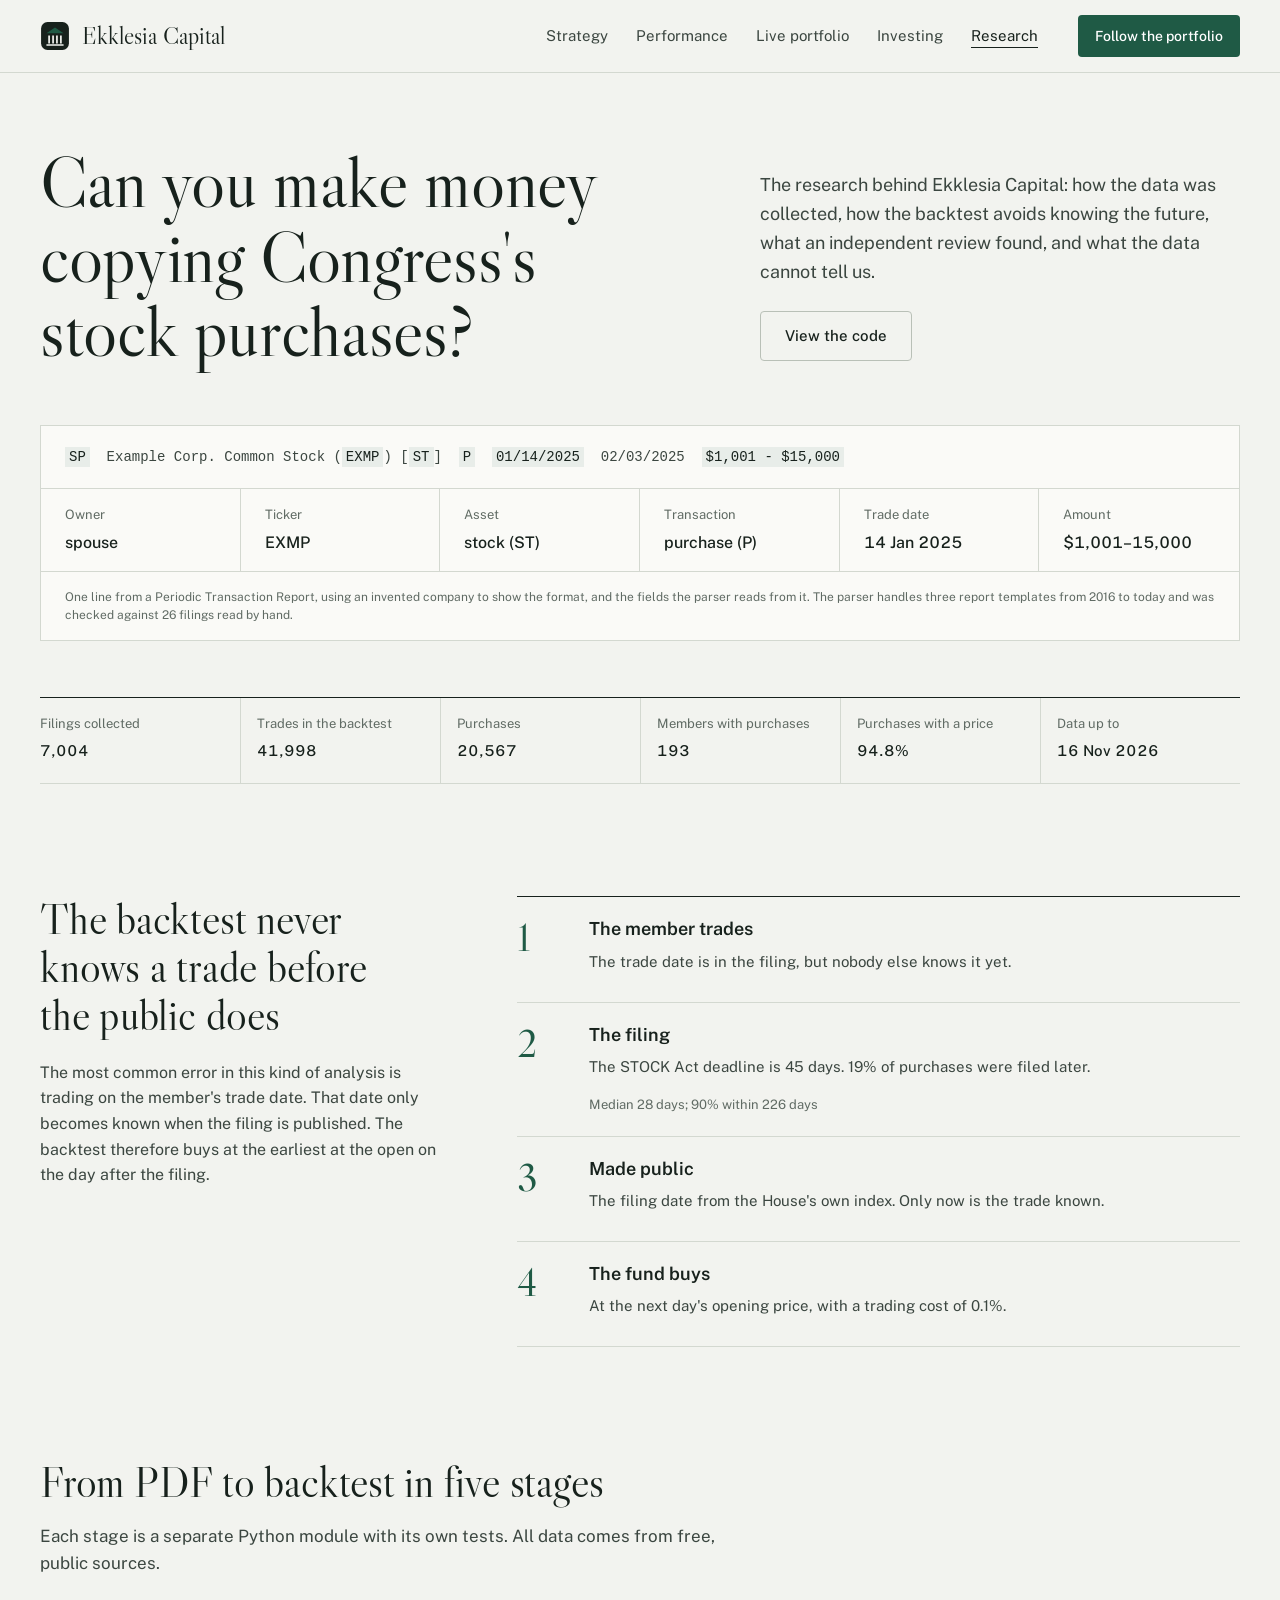
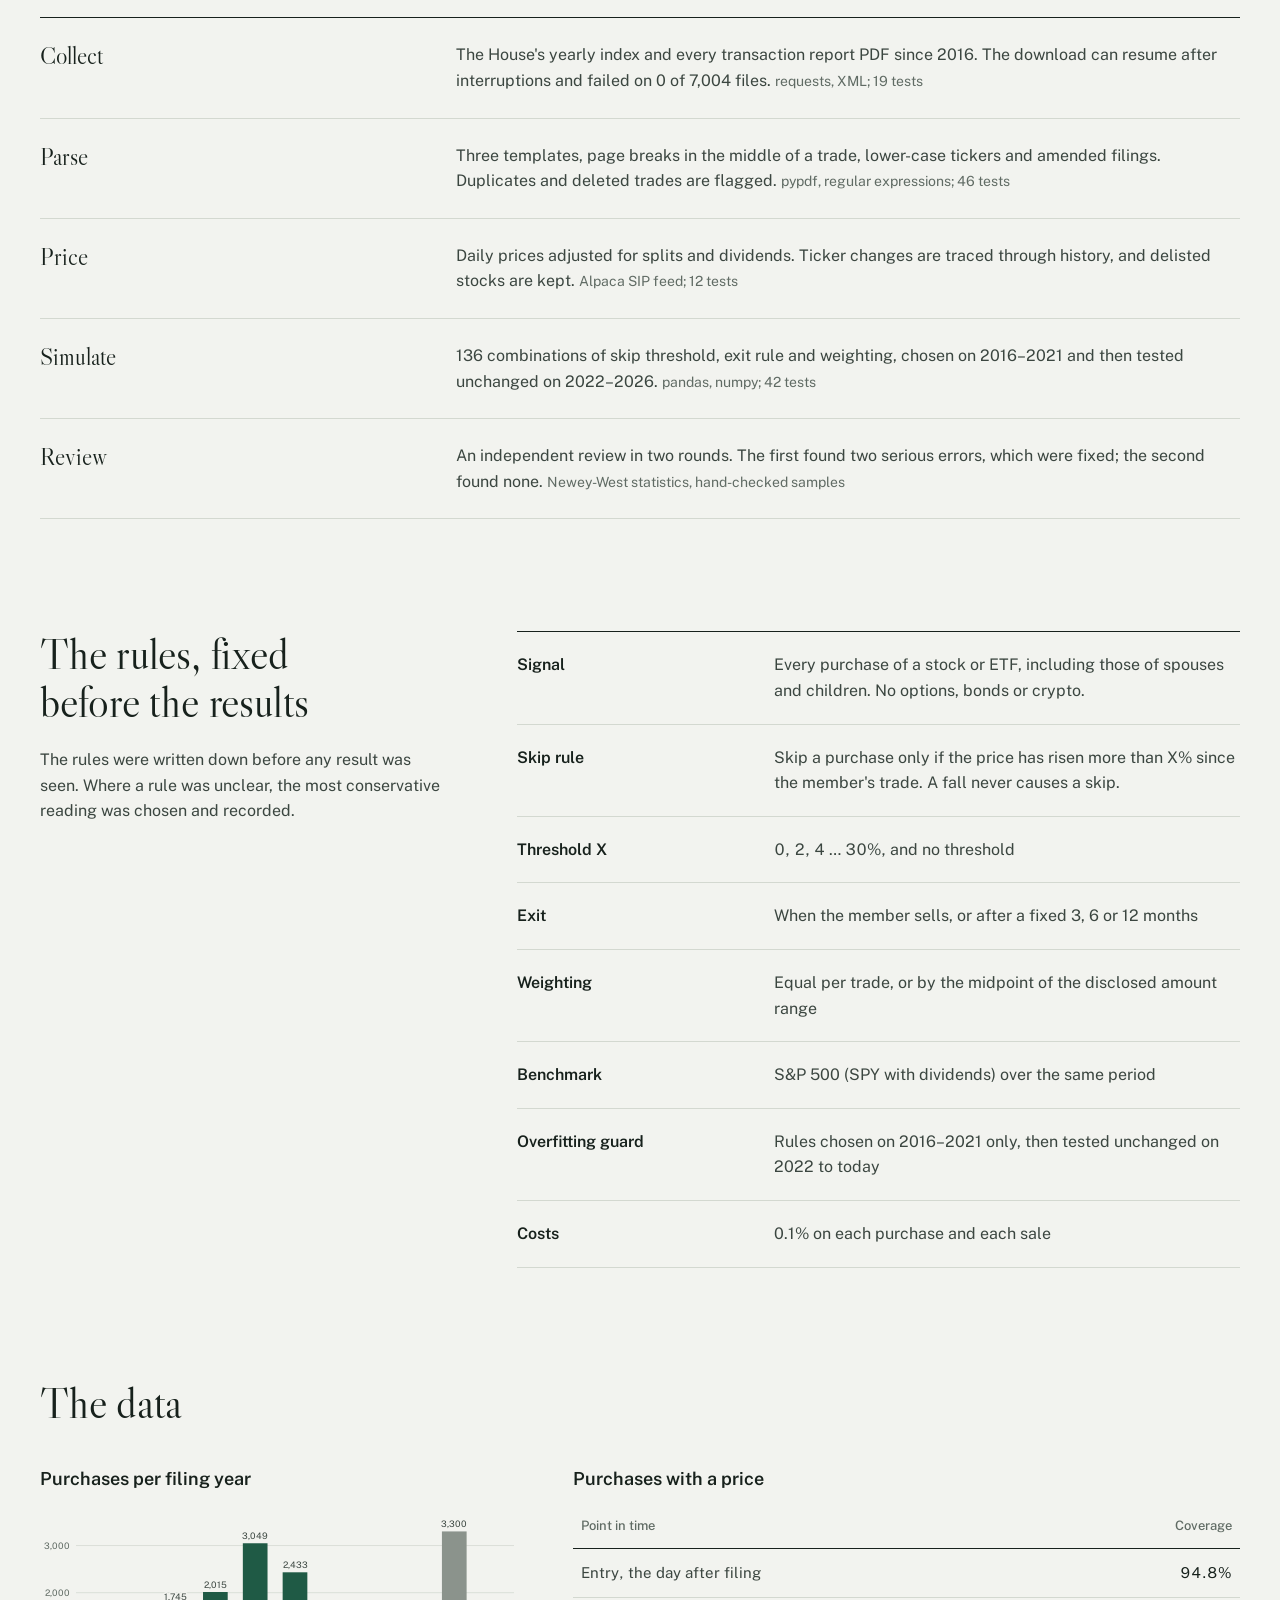
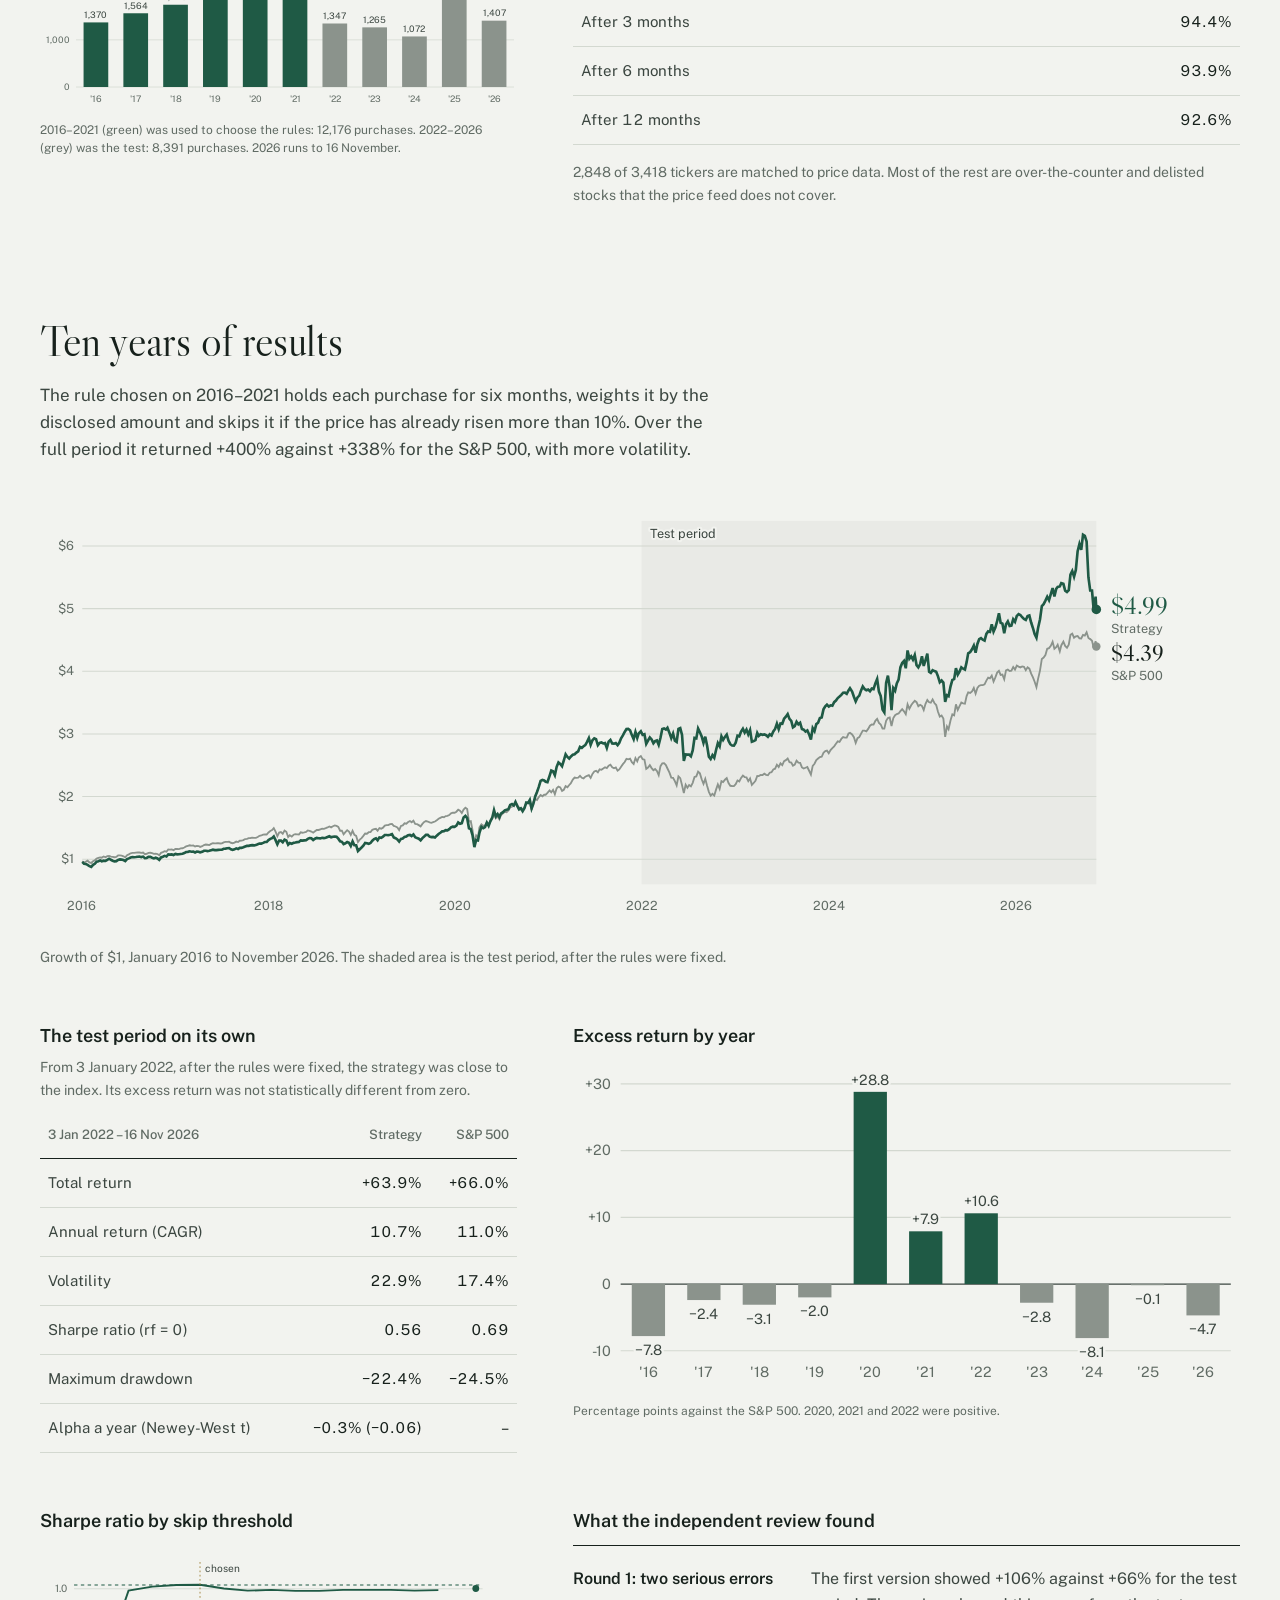
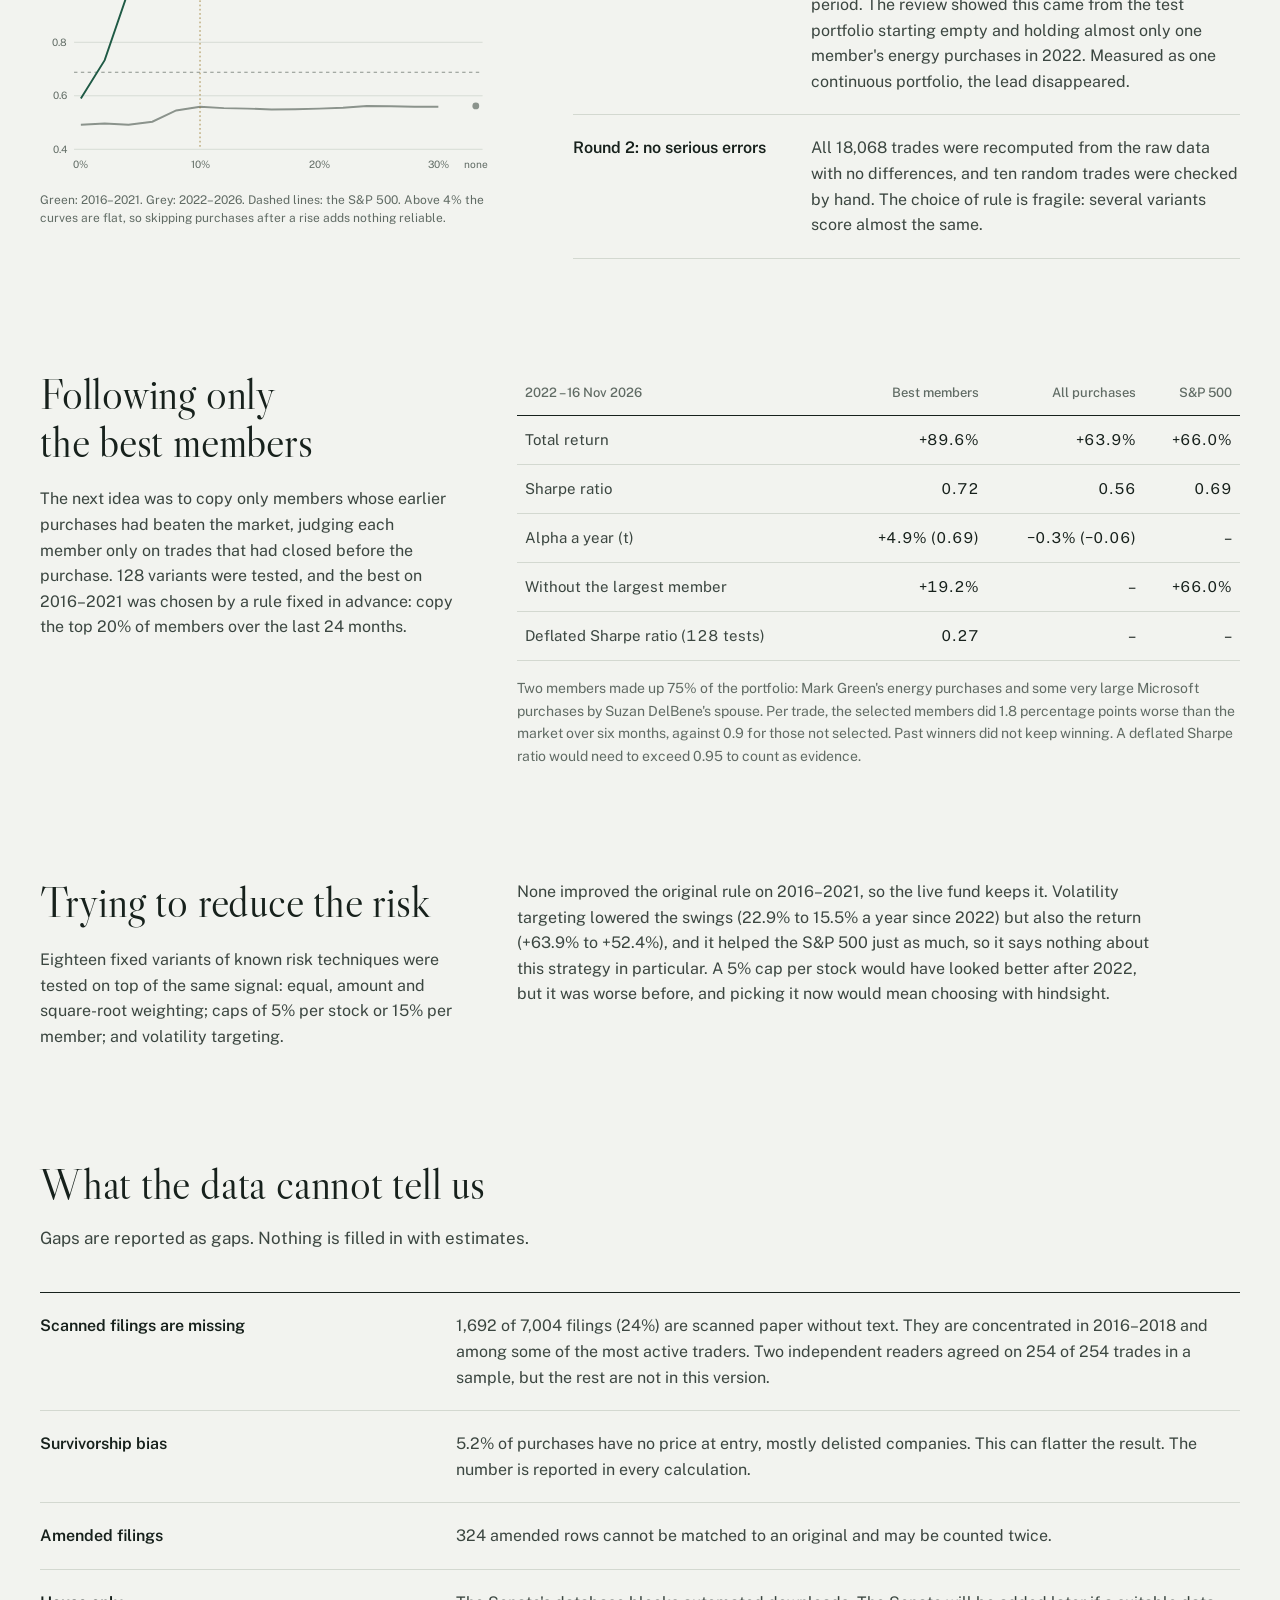
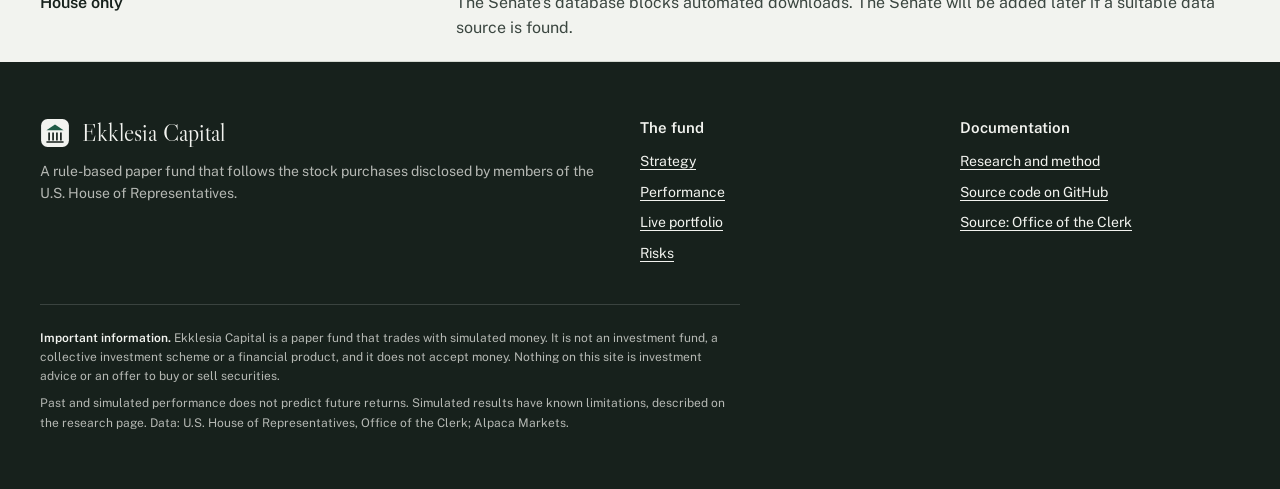
<file: docs/research.html>
<!doctype html>
<html lang="en">
<head>
<meta charset="utf-8">
<meta name="viewport" content="width=device-width, initial-scale=1, viewport-fit=cover">
<title>Research and method · Ekklesia Capital</title>
<meta name="description" content="How Ekklesia Capital's backtest was built: data, method, an independent review and the limits of the data.">
<meta property="og:type" content="website">
<meta property="og:title" content="Research and method · Ekklesia Capital">
<meta property="og:description" content="How Ekklesia Capital's backtest was built: data, method, an independent review and the limits of the data.">
<meta property="og:url" content="https://ekklesia-capital.vercel.app/research.html">
<meta property="og:image" content="https://ekklesia-capital.vercel.app/assets/og.png">
<meta name="twitter:card" content="summary_large_image">
<link rel="canonical" href="https://ekklesia-capital.vercel.app/research.html">
<link rel="icon" href="data:image/svg+xml,%3Csvg xmlns='http://www.w3.org/2000/svg' viewBox='0 0 28 28'%3E%3Crect x='1' y='1' width='26' height='26' rx='6' fill='%2317211C'/%3E%3Cpath d='M6 11.5 14 6l8 5.5z' fill='%237CC7A5'/%3E%3Cpath d='M8.5 13.5v7.5M12.2 13.5v7.5M15.8 13.5v7.5M19.5 13.5v7.5M6 22.4h16' stroke='white' stroke-width='1.8'/%3E%3C/svg%3E">
<meta name="theme-color" content="#F2F3EF">
<link rel="preconnect" href="https://fonts.googleapis.com">
<link rel="preconnect" href="https://fonts.gstatic.com" crossorigin>
<link rel="stylesheet" href="https://fonts.googleapis.com/css2?family=Libre+Caslon+Display&family=Public+Sans:wght@400;500;600&display=swap">
<script>
/* Anonymous, cookieless page statistics (PostHog EU). Runs only on the public site, not on local copies. */
if (/(vercel\.app|github\.io)$/.test(location.hostname)) {
!function(t,e){var o,n,p,r;e.__SV||(window.posthog=e,e._i=[],e.init=function(i,s,a){function g(t,e){var o=e.split(".");2==o.length&&(t=t[o[0]],e=o[1]),t[e]=function(){t.push([e].concat(Array.prototype.slice.call(arguments,0)))}}(p=t.createElement("script")).type="text/javascript",p.crossOrigin="anonymous",p.async=!0,p.src=s.api_host.replace(".i.posthog.com","-assets.i.posthog.com")+"/static/array.js",(r=t.getElementsByTagName("script")[0]).parentNode.insertBefore(p,r);var u=e;for(void 0!==a?u=e[a]=[]:a="posthog",u.people=u.people||[],u.toString=function(t){var e="posthog";return"posthog"!==a&&(e+="."+a),t||(e+=" (stub)"),e},u.people.toString=function(){return u.toString(1)+".people (stub)"},o="capture identify alias people.set people.set_once set_config register register_once unregister opt_out_capturing has_opted_out_capturing opt_in_capturing reset isFeatureEnabled onFeatureFlags getFeatureFlag getFeatureFlagPayload reloadFeatureFlags group".split(" "),n=0;n<o.length;n++)g(u,o[n]);e._i.push([i,s,a])},e.__SV=1)}(document,window.posthog||[]);
posthog.init("phc_AK2oxvEZ4qMo3GcPnu7RjbgbFF8aaM4QZd82L7NS9mtA",{api_host:"https://eu.i.posthog.com",cookieless_mode:"always",person_profiles:"identified_only",autocapture:false,capture_pageview:true,capture_pageleave:true,disable_session_recording:true});
}
</script>
<style>
:root{color-scheme:light}body{margin:0}img{max-width:100%}[hidden]{display:none!important}
/* Ekklesia Capital — design tokens
   Colour: limestone paper, ink, banknote green (fund line, actions, links), stone grey (benchmark), one seal-gold for markers.
   Type: Libre Caslon Display for headings and figures (the face of 18th-century American printing), Public Sans for text and UI
   (the U.S. government's own typeface). Left-aligned editorial layout; rules instead of cards; one bold element: the hero chart. */
:root{
  --paper:#F2F3EF; --paper-2:#E8EAE4; --surface:#FAFAF7;
  --ink:#17211C; --ink-2:#3B4640; --muted:#606B64;
  --green:#1F5A45; --green-ink:#FFFFFF; --green-tint:rgba(31,90,69,.08);
  --stone:#8B938C; --rule:#D3D8D0; --rule-strong:#B9C0B7;
  --seal:#9A7A2E; --pos:#1F6B47; --neg:#A23B2A; --test:rgba(23,33,28,.045);
  --foot-bg:#17211C; --foot-ink:#F2F3EF;
  --display:"Libre Caslon Display","Libre Caslon Text",Baskerville,"Baskerville Old Face",Georgia,serif;
  --text:"Public Sans",system-ui,-apple-system,"Segoe UI",Roboto,sans-serif;
}
@media (prefers-color-scheme: dark){:root:not([data-theme="light"]){
  --paper:#101613; --paper-2:#18201C; --surface:#141B17;
  --ink:#E6EAE4; --ink-2:#C2CAC3; --muted:#949E96;
  --green:#7CC7A5; --green-ink:#0F1512; --green-tint:rgba(124,199,165,.10);
  --stone:#6D7770; --rule:#27312C; --rule-strong:#36423B;
  --seal:#D6B867; --pos:#6FCB98; --neg:#EC8A76; --test:rgba(230,234,228,.04); --foot-bg:#0A0F0C; --foot-ink:#E6EAE4; color-scheme:dark}}
:root[data-theme="dark"]{
  --paper:#101613; --paper-2:#18201C; --surface:#141B17;
  --ink:#E6EAE4; --ink-2:#C2CAC3; --muted:#949E96;
  --green:#7CC7A5; --green-ink:#0F1512; --green-tint:rgba(124,199,165,.10);
  --stone:#6D7770; --rule:#27312C; --rule-strong:#36423B;
  --seal:#D6B867; --pos:#6FCB98; --neg:#EC8A76; --test:rgba(230,234,228,.04); --foot-bg:#0A0F0C; --foot-ink:#E6EAE4; color-scheme:dark}

html{scroll-behavior:smooth;scroll-padding-top:88px;-webkit-text-size-adjust:100%}
@media (prefers-reduced-motion:reduce){html{scroll-behavior:auto}*{transition:none!important}}
body{margin:0;background:var(--paper);color:var(--ink);font-family:var(--text);font-size:1rem;line-height:1.6;-webkit-font-smoothing:antialiased}
.wrap{max-width:1200px;margin:0 auto;padding-left:max(32px,env(safe-area-inset-left,0px));padding-right:max(32px,env(safe-area-inset-right,0px))}
@media (max-width:640px){.wrap{padding-left:max(16px,env(safe-area-inset-left,0px));padding-right:max(16px,env(safe-area-inset-right,0px))}}
h1,h2,h3{margin:0;text-wrap:balance}
h1,h2{font-family:var(--display);font-weight:400;letter-spacing:-.005em;color:var(--ink)}
h1{font-size:clamp(2.5rem,5.6vw,4.5rem);line-height:1.04}
h2{font-size:clamp(1.9rem,3.4vw,2.75rem);line-height:1.1}
h3{font-size:1.125rem;line-height:1.35;font-weight:600}
p{margin:0}
a{color:var(--green);text-decoration:underline;text-decoration-thickness:1px;text-underline-offset:3px}
a:hover{text-decoration-thickness:2px}
:focus-visible{outline:2px solid var(--green);outline-offset:3px;border-radius:2px}
.num{font-variant-numeric:tabular-nums lining-nums}
.small{font-size:.875rem;color:var(--muted)}
.fine{font-size:.75rem;line-height:1.5;color:var(--muted)}
.measure{max-width:64ch}
.skip{position:absolute;left:-9999px;top:8px;z-index:50;background:var(--surface);padding:8px 16px}
.skip:focus{left:16px}

/* Header */
body::before{content:"";position:fixed;inset:0 0 auto;height:env(safe-area-inset-top,0px);z-index:30;background:var(--paper)}
.site-head{position:sticky;top:env(safe-area-inset-top,0px);z-index:20;background:var(--paper);border-bottom:1px solid var(--rule)}
.site-head .wrap{display:flex;align-items:center;gap:40px;min-height:72px}
.brand{display:inline-flex;align-items:center;gap:12px;color:var(--ink);text-decoration:none;font-family:var(--display);font-size:1.5rem;line-height:1;white-space:nowrap}
.brand svg{width:30px;height:30px;flex:none}
.nav{margin-left:auto}
.nav ul{list-style:none;margin:0;padding:0;display:flex;gap:28px}
.nav a{color:var(--ink-2);text-decoration:none;font-size:.9375rem}
.nav a:hover,.nav a[aria-current="page"]{color:var(--ink);text-decoration:underline;text-underline-offset:6px;text-decoration-thickness:1px}
.menu{display:none;margin-left:auto;position:relative}
.menu summary{list-style:none;cursor:pointer;min-height:44px;padding:0 16px;display:flex;align-items:center;border:1px solid var(--rule-strong);border-radius:4px;font-size:.9375rem;font-weight:500}
.menu summary::-webkit-details-marker{display:none}
.menu ul{list-style:none;margin:0;padding:8px 0;position:absolute;right:0;top:52px;min-width:240px;background:var(--surface);border:1px solid var(--rule-strong);border-radius:4px;box-shadow:0 12px 32px rgba(23,33,28,.07)}
.menu a{display:block;padding:12px 20px;color:var(--ink);text-decoration:none}
.menu a:hover{background:var(--paper-2)}
@media (max-width:960px){.site-head .nav,.site-head .head-cta{display:none}.site-head .menu{display:block}}

/* Buttons */
.actions{display:flex;flex-wrap:wrap;gap:12px}
.button{display:inline-flex;align-items:center;justify-content:center;min-height:48px;padding:0 24px;border-radius:4px;font-size:.9375rem;font-weight:500;text-decoration:none;border:1px solid transparent;transition:background-color .15s ease,border-color .15s ease}
.button.solid{background:var(--green);color:var(--green-ink)}
.button.solid:hover{background:color-mix(in srgb,var(--green) 86%,var(--ink))}
.button.line{color:var(--ink);border-color:var(--rule-strong)}
.button.line:hover{border-color:var(--ink)}
.button.compact{min-height:40px;padding:0 16px;font-size:.875rem}

/* Hero */
.hero{padding-block:72px 0}
.hero-top{display:grid;grid-template-columns:minmax(0,7fr) minmax(0,5fr);gap:48px;align-items:end}
.hero-top .intro{display:grid;gap:24px;padding-bottom:8px}
.hero-top .intro p{font-size:1.125rem;color:var(--ink-2);max-width:46ch}
@media (max-width:960px){.hero{padding-block:48px 0}.hero-top{grid-template-columns:minmax(0,1fr);gap:24px}}
.hero-chart{margin:48px 0 0;position:relative}
.hero-chart svg{display:block;width:100%;height:auto}
.hero-chart figcaption{margin-top:16px;max-width:72ch}
.chart-wide{overflow-x:auto}
svg text{font-family:var(--text);font-size:12px;fill:var(--muted)}
svg .figure{font-family:var(--display);fill:var(--ink)}
svg .figure-green{font-family:var(--display);fill:var(--green)}
svg .note{fill:var(--ink-2);font-size:12px;paint-order:stroke;stroke:var(--paper);stroke-width:4px;stroke-linejoin:round}

/* Factsheet strip */
.facts{margin:56px 0 0;display:grid;grid-template-columns:repeat(6,minmax(0,1fr));border-top:1px solid var(--ink);border-bottom:1px solid var(--rule)}
.facts div{padding:16px 16px 20px 0;display:grid;gap:4px;align-content:start}
.facts div + div{padding-left:16px;border-left:1px solid var(--rule)}
.facts dt{font-size:.8125rem;color:var(--muted)}
.facts dd{margin:0;font-size:.9375rem;font-weight:500}
.facts .status{color:var(--seal)}
@media (max-width:1000px){.facts{grid-template-columns:repeat(3,minmax(0,1fr))}.facts div:nth-child(4){padding-left:0;border-left:0}.facts div:nth-child(n+4){border-top:1px solid var(--rule)}}
@media (max-width:560px){.facts{grid-template-columns:repeat(2,minmax(0,1fr))}.facts div:nth-child(odd){padding-left:0;border-left:0}.facts div:nth-child(4){padding-left:16px;border-left:1px solid var(--rule)}.facts div:nth-child(n+3){border-top:1px solid var(--rule)}}

/* Sections */
.section{padding-block:112px 0}
@media (max-width:640px){.section{padding-block:72px 0}}
.split{display:grid;grid-template-columns:minmax(0,4fr) minmax(0,7fr);gap:64px;align-items:start}
.split > .lead{display:grid;gap:20px;position:sticky;top:112px}
.split > .lead p{color:var(--ink-2)}
@media (max-width:960px){.split{grid-template-columns:minmax(0,1fr);gap:32px}.split > .lead{position:static}}
.head{display:grid;gap:16px;margin-bottom:40px;max-width:68ch}
.head p{color:var(--ink-2);font-size:1.0625rem}

/* Principles list */
.principles{margin:0;border-top:1px solid var(--ink)}
.principles > div{display:grid;grid-template-columns:minmax(0,1fr) minmax(0,2fr);gap:24px;padding:24px 0;border-bottom:1px solid var(--rule)}
.principles dt{font-family:var(--display);font-size:1.5rem;line-height:1.2}
.principles dd{margin:0;color:var(--ink-2);display:grid;gap:16px}
@media (max-width:640px){.principles > div{grid-template-columns:minmax(0,1fr);gap:8px}}
.logline{margin:0;padding:16px 20px;background:var(--surface);border:1px solid var(--rule);border-left:3px solid var(--green);font-size:.875rem;line-height:1.7;color:var(--ink-2);overflow-x:auto}
.logline b{color:var(--green);font-weight:600}

/* Steps (a real sequence) */
.steps{list-style:none;margin:0;padding:0;display:grid;grid-template-columns:repeat(5,minmax(0,1fr));counter-reset:step;border-top:1px solid var(--ink)}
.steps li{counter-increment:step;padding:24px 24px 0 0;display:flex;flex-direction:column;gap:8px}
.steps li + li{padding-left:24px;border-left:1px solid var(--rule)}
.steps li::before{content:counter(step);font-family:var(--display);font-size:2.5rem;line-height:1;color:var(--green)}
.steps p{color:var(--ink-2);font-size:.9375rem}
.steps .rule-tag{font-size:.8125rem;color:var(--muted);margin-top:auto;padding-top:8px}
@media (max-width:1000px){.steps{grid-template-columns:minmax(0,1fr)}.steps li,.steps li + li{padding:20px 0;border-left:0;border-bottom:1px solid var(--rule);display:grid;grid-template-columns:56px minmax(0,1fr);column-gap:16px}.steps li::before{grid-row:span 3}}

/* Performance */
.perf{display:grid;grid-template-columns:minmax(0,5fr) minmax(0,7fr);gap:56px;align-items:start}
@media (max-width:960px){.perf{grid-template-columns:minmax(0,1fr);gap:40px}}
.period{display:inline-flex;gap:4px;margin-bottom:16px;border-bottom:1px solid var(--rule)}
.period button{font:inherit;font-size:.875rem;min-height:40px;padding:0 4px;margin-right:16px;background:none;border:0;border-bottom:2px solid transparent;color:var(--muted);cursor:pointer}
.period button[aria-pressed="true"]{color:var(--ink);border-bottom-color:var(--green);font-weight:500}
table{border-collapse:collapse;width:100%;font-size:.9375rem}
th,td{text-align:left;padding:12px 8px;border-bottom:1px solid var(--rule)}
thead th{font-size:.8125rem;font-weight:500;color:var(--muted);border-bottom:1px solid var(--ink)}
tbody th{font-weight:400;color:var(--ink-2)}
td.r,th.r{text-align:right;white-space:nowrap}
td.pos{color:var(--pos)} td.neg{color:var(--neg)}
.table-wrap{overflow-x:auto}
.head .big-figure,.big-figure{font-family:var(--display);font-size:clamp(3.5rem,8vw,6rem);line-height:1;color:var(--green)}
.years{margin-top:56px}
.years h3{margin-bottom:12px}
.years td,.years th{padding:12px 6px}
.footnote{margin-top:24px;max-width:90ch}

/* Live portfolio */
.live{display:grid;gap:24px}
.live-empty{border:1px dashed var(--rule-strong);padding:32px;display:grid;gap:8px;justify-items:start;background:var(--surface)}
.live-empty p{color:var(--ink-2);max-width:64ch}
.live-dot{display:inline-flex;align-items:center;gap:8px;font-size:.875rem;font-weight:500;color:var(--ink-2)}
.live-dot::before{content:"";width:8px;height:8px;border-radius:50%;background:var(--seal)}
.live-kpis{display:grid;grid-template-columns:repeat(4,minmax(0,1fr));border-top:1px solid var(--ink);border-bottom:1px solid var(--rule)}
.live-kpis div{padding:16px 16px 20px 0;display:grid;gap:4px}
.live-kpis div + div{padding-left:16px;border-left:1px solid var(--rule)}
.live-kpis b{font-family:var(--display);font-weight:400;font-size:2.25rem;line-height:1.1}
.live-kpis span{font-size:.8125rem;color:var(--muted)}
@media (max-width:760px){.live-kpis{grid-template-columns:repeat(2,minmax(0,1fr))}.live-kpis div:nth-child(3){padding-left:0;border-left:0}.live-kpis div:nth-child(n+3){border-top:1px solid var(--rule)}}
.decision{font-weight:500;white-space:nowrap}
.decision.taken{color:var(--pos)} .decision.skipped{color:var(--seal)} .decision.ignored{color:var(--muted)}

/* Risk */
.risks{margin:0;border-top:1px solid var(--ink)}
.risks > div{display:grid;grid-template-columns:minmax(0,1fr) minmax(0,2fr);gap:24px;padding:20px 0;border-bottom:1px solid var(--rule)}
.risks dt{font-weight:600}
.risks dd{margin:0;color:var(--ink-2)}
@media (max-width:640px){.risks > div{grid-template-columns:minmax(0,1fr);gap:4px}}
.scale{display:grid;grid-template-columns:repeat(7,minmax(0,1fr));gap:4px;margin:16px 0 8px;max-width:420px}
.scale span{display:grid;place-items:center;height:44px;border:1px solid var(--rule-strong);font-size:.9375rem;color:var(--muted)}
.scale span.on{background:var(--ink);border-color:var(--ink);color:var(--paper);font-weight:600}
.scale-ends{display:flex;justify-content:space-between;max-width:420px}

/* Investing */
.not-open{display:grid;grid-template-columns:auto minmax(0,1fr);gap:32px;align-items:baseline;padding:28px 0;border-top:1px solid var(--ink);border-bottom:1px solid var(--rule)}
.not-open .stamp{font-family:var(--display);font-size:2rem;line-height:1;color:var(--seal);white-space:nowrap}
.not-open p{color:var(--ink-2);max-width:70ch}
@media (max-width:640px){.not-open{grid-template-columns:minmax(0,1fr);gap:12px}}
.ways{display:grid;grid-template-columns:repeat(3,minmax(0,1fr));gap:48px;margin-top:48px}
.ways article{display:grid;gap:12px;align-content:start}
.ways p{color:var(--ink-2);font-size:.9375rem}
@media (max-width:900px){.ways{grid-template-columns:minmax(0,1fr);gap:32px}}
.checklist{list-style:none;margin:24px 0 0;padding:0;border-top:1px solid var(--ink)}
.checklist li{display:grid;grid-template-columns:28px minmax(0,1fr) auto;gap:16px;align-items:start;padding:16px 0;border-bottom:1px solid var(--rule)}
.checklist .mark{width:18px;height:18px;border:1.5px solid var(--rule-strong);border-radius:50%;margin-top:3px}
.checklist .mark.done{background:var(--green);border-color:var(--green)}
.checklist p{color:var(--ink-2);font-size:.9375rem}
.checklist .state{font-size:.8125rem;color:var(--muted);white-space:nowrap}
.checklist .state.done{color:var(--pos)}
@media (max-width:560px){.checklist li{grid-template-columns:28px minmax(0,1fr)}.checklist .state{grid-column:2}}
.subhead{margin-top:64px}

/* FAQ */
.faq{border-top:1px solid var(--ink)}
.faq details{border-bottom:1px solid var(--rule)}
.faq summary{cursor:pointer;list-style:none;display:flex;justify-content:space-between;align-items:center;gap:24px;padding:20px 0;font-size:1.0625rem;font-weight:500;min-height:44px}
.faq summary::-webkit-details-marker{display:none}
.faq summary::after{content:"+";font-family:var(--display);font-size:1.75rem;line-height:1;color:var(--green);flex:none}
.faq details[open] summary::after{content:"−"}
.faq .answer{padding:0 0 24px;color:var(--ink-2);max-width:72ch;display:grid;gap:12px}

/* Closing call to action */
.closing{margin-top:112px;padding:56px 0;border-top:1px solid var(--ink);display:grid;grid-template-columns:minmax(0,7fr) minmax(0,5fr);gap:32px;align-items:end}
.closing p{color:var(--ink-2);margin-top:12px;max-width:52ch}
.closing .actions{justify-content:flex-end}
@media (max-width:900px){.closing{grid-template-columns:minmax(0,1fr)}.closing .actions{justify-content:flex-start}}

/* Footer */
.site-foot{background:var(--foot-bg);color:color-mix(in srgb,var(--foot-ink) 72%,transparent);font-size:.875rem}
.site-foot .wrap{padding-block:56px;display:grid;gap:40px}
.foot-grid{display:grid;grid-template-columns:minmax(0,2fr) minmax(0,1fr) minmax(0,1fr);gap:40px}
@media (max-width:760px){.foot-grid{grid-template-columns:minmax(0,1fr)}}
.site-foot h3{color:var(--foot-ink);font-size:.9375rem;margin-bottom:12px}
.site-foot ul{list-style:none;margin:0;padding:0;display:grid;gap:8px}
.site-foot a{color:var(--foot-ink)}
.site-foot .brand{color:var(--foot-ink)}
.legal{border-top:1px solid color-mix(in srgb,var(--foot-ink) 16%,transparent);padding-top:24px;display:grid;gap:8px;max-width:100ch;font-size:.75rem;line-height:1.6}
.legal b{color:var(--foot-ink);font-weight:600}

/* Logo mark */
.mk-bg{fill:var(--ink)}.mk-roof{fill:var(--green)}.mk-col{stroke:var(--paper);stroke-width:1.6;fill:none}
.site-foot .mk-bg{fill:var(--foot-ink)}.site-foot .mk-roof{fill:var(--green)}.site-foot .mk-col{stroke:var(--foot-bg)}

/* Research: the disclosure record */
.record{margin:56px 0 0;background:var(--surface);border:1px solid var(--rule)}
.record-line{overflow-x:auto;white-space:nowrap;padding:20px 24px;font-family:ui-monospace,"SFMono-Regular",Menlo,Consolas,monospace;font-size:.875rem;color:var(--ink-2);border-bottom:1px solid var(--rule)}
.record-line .hl{background:var(--green-tint);color:var(--ink);padding:2px 4px}
.record-fields{margin:0;display:grid;grid-template-columns:repeat(6,minmax(0,1fr))}
.record-fields div{padding:16px 24px;display:grid;gap:4px;border-right:1px solid var(--rule);min-width:0}
.record-fields div:last-child{border-right:0}
.record-fields dt{font-size:.8125rem;color:var(--muted)}
.record-fields dd{margin:0;font-weight:500;overflow-wrap:anywhere}
.record figcaption{padding:16px 24px;border-top:1px solid var(--rule)}
@media (max-width:900px){.record-fields{grid-template-columns:repeat(3,minmax(0,1fr))}.record-fields div:nth-child(3){border-right:0}.record-fields div:nth-child(n+4){border-top:1px solid var(--rule)}}
@media (max-width:520px){.record-fields{grid-template-columns:repeat(2,minmax(0,1fr))}.record-fields div{border-right:0}.record-fields div:nth-child(n+3){border-top:1px solid var(--rule)}}
.steps.steps-4{grid-template-columns:minmax(0,1fr)}
.steps.steps-4 li,.steps.steps-4 li + li{padding:20px 0;border-left:0;border-bottom:1px solid var(--rule);display:grid;grid-template-columns:56px minmax(0,1fr);column-gap:16px}
.steps.steps-4 li::before{grid-row:span 3}

</style>
</head>
<body>
<a class="skip" href="#content">Skip to content</a>
<header class="site-head">
  <div class="wrap">
    <a class="brand" href="index.html" aria-label="Ekklesia Capital, home"><svg viewBox="0 0 28 28" aria-hidden="true"><rect class="mk-bg" x="1" y="1" width="26" height="26" rx="6"/><path class="mk-roof" d="M6 11.5 14 6l8 5.5z"/><path class="mk-col" d="M8.5 13.5v7.5M12.2 13.5v7.5M15.8 13.5v7.5M19.5 13.5v7.5M6 22.4h16"/></svg>Ekklesia Capital</a>
    <nav class="nav" aria-label="Main"><ul>
      <li><a href="index.html#strategy">Strategy</a></li>
      <li><a href="index.html#performance">Performance</a></li>
      <li><a href="index.html#portfolio">Live portfolio</a></li>
      <li><a href="index.html#investing">Investing</a></li>
      <li><a href="research.html" aria-current="page">Research</a></li>
    </ul></nav>
    <a class="button solid compact head-cta" href="index.html#portfolio">Follow the portfolio</a>
    <details class="menu">
      <summary>Menu</summary>
      <ul>
        <li><a href="index.html#strategy">Strategy</a></li>
        <li><a href="index.html#performance">Performance</a></li>
        <li><a href="index.html#portfolio">Live portfolio</a></li>
        <li><a href="index.html#risks">Risks</a></li>
        <li><a href="index.html#investing">Investing</a></li>
        <li><a href="research.html">Research</a></li>
      </ul>
    </details>
  </div>
</header>

<main id="content">
<div class="wrap">
  <section class="hero" aria-labelledby="h-r">
    <div class="hero-top">
      <h1 id="h-r">Can you make money copying Congress's stock purchases?</h1>
      <div class="intro">
        <p>The research behind Ekklesia Capital: how the data was collected, how the backtest avoids knowing the future, what an independent review found, and what the data cannot tell us.</p>
        <div class="actions"><a class="button line" href="https://github.com/Oleo007pat/congress-fund">View the code</a></div>
      </div>
    </div>
    <figure class="record" aria-label="Example of one line in a disclosure report and the fields the parser extracts">
      <div class="record-line"><span class="hl">SP</span>&nbsp; Example Corp. Common Stock (<span class="hl">EXMP</span>) [<span class="hl">ST</span>]&nbsp; <span class="hl">P</span>&nbsp; <span class="hl">01/14/2025</span>&nbsp; 02/03/2025&nbsp; <span class="hl">$1,001 - $15,000</span></div>
      <dl class="record-fields">
        <div><dt>Owner</dt><dd>spouse</dd></div>
        <div><dt>Ticker</dt><dd>EXMP</dd></div>
        <div><dt>Asset</dt><dd>stock (ST)</dd></div>
        <div><dt>Transaction</dt><dd>purchase (P)</dd></div>
        <div><dt>Trade date</dt><dd class="num">14 Jan 2025</dd></div>
        <div><dt>Amount</dt><dd class="num">$1,001–15,000</dd></div>
      </dl>
      <figcaption class="fine">One line from a Periodic Transaction Report, using an invented company to show the format, and the fields the parser reads from it. The parser handles three report templates from 2016 to today and was checked against 26 filings read by hand.</figcaption>
    </figure>
    <dl class="facts">
      <div><dt>Filings collected</dt><dd class="num">7,004</dd></div>
      <div><dt>Trades in the backtest</dt><dd class="num">41,998</dd></div>
      <div><dt>Purchases</dt><dd class="num">20,567</dd></div>
      <div><dt>Members with purchases</dt><dd class="num">193</dd></div>
      <div><dt>Purchases with a price</dt><dd class="num">94.8%</dd></div>
      <div><dt>Data up to</dt><dd class="num">16 Nov 2026</dd></div>
    </dl>
  </section>

  <section class="section split" aria-labelledby="h-time">
    <div class="lead">
      <h2 id="h-time">The backtest never knows a trade before the public does</h2>
      <p>The most common error in this kind of analysis is trading on the member's trade date. That date only becomes known when the filing is published. The backtest therefore buys at the earliest at the open on the day after the filing.</p>
    </div>
    <ol class="steps steps-4">
      <li><h3>The member trades</h3><p>The trade date is in the filing, but nobody else knows it yet.</p></li>
      <li><h3>The filing</h3><p>The STOCK Act deadline is 45 days. 19% of purchases were filed later.</p><span class="rule-tag">Median 28 days; 90% within 226 days</span></li>
      <li><h3>Made public</h3><p>The filing date from the House's own index. Only now is the trade known.</p></li>
      <li><h3>The fund buys</h3><p>At the next day's opening price, with a trading cost of 0.1%.</p></li>
    </ol>
  </section>

  <section class="section" aria-labelledby="h-pipe">
    <div class="head">
      <h2 id="h-pipe">From PDF to backtest in five stages</h2>
      <p>Each stage is a separate Python module with its own tests. All data comes from free, public sources.</p>
    </div>
    <dl class="principles">
      <div><dt>Collect</dt><dd><p>The House's yearly index and every transaction report PDF since 2016. The download can resume after interruptions and failed on 0 of 7,004 files. <span class="small">requests, XML; 19 tests</span></p></dd></div>
      <div><dt>Parse</dt><dd><p>Three templates, page breaks in the middle of a trade, lower-case tickers and amended filings. Duplicates and deleted trades are flagged. <span class="small">pypdf, regular expressions; 46 tests</span></p></dd></div>
      <div><dt>Price</dt><dd><p>Daily prices adjusted for splits and dividends. Ticker changes are traced through history, and delisted stocks are kept. <span class="small">Alpaca SIP feed; 12 tests</span></p></dd></div>
      <div><dt>Simulate</dt><dd><p>136 combinations of skip threshold, exit rule and weighting, chosen on 2016–2021 and then tested unchanged on 2022–2026. <span class="small">pandas, numpy; 42 tests</span></p></dd></div>
      <div><dt>Review</dt><dd><p>An independent review in two rounds. The first found two serious errors, which were fixed; the second found none. <span class="small">Newey-West statistics, hand-checked samples</span></p></dd></div>
    </dl>
  </section>

  <section class="section split" aria-labelledby="h-rules">
    <div class="lead">
      <h2 id="h-rules">The rules, fixed before the results</h2>
      <p>The rules were written down before any result was seen. Where a rule was unclear, the most conservative reading was chosen and recorded.</p>
    </div>
    <dl class="risks">
      <div><dt>Signal</dt><dd>Every purchase of a stock or ETF, including those of spouses and children. No options, bonds or crypto.</dd></div>
      <div><dt>Skip rule</dt><dd>Skip a purchase only if the price has risen more than X% since the member's trade. A fall never causes a skip.</dd></div>
      <div><dt>Threshold X</dt><dd class="num">0, 2, 4 … 30%, and no threshold</dd></div>
      <div><dt>Exit</dt><dd>When the member sells, or after a fixed 3, 6 or 12 months</dd></div>
      <div><dt>Weighting</dt><dd>Equal per trade, or by the midpoint of the disclosed amount range</dd></div>
      <div><dt>Benchmark</dt><dd>S&amp;P 500 (SPY with dividends) over the same period</dd></div>
      <div><dt>Overfitting guard</dt><dd>Rules chosen on 2016–2021 only, then tested unchanged on 2022 to today</dd></div>
      <div><dt>Costs</dt><dd>0.1% on each purchase and each sale</dd></div>
    </dl>
  </section>

  <section class="section" aria-labelledby="h-data">
    <div class="head"><h2 id="h-data">The data</h2></div>
    <div class="perf">
      <figure style="margin:0">
        <h3>Purchases per filing year</h3>
        <div class="chart-wide"><svg id="buys" viewBox="0 0 640 280" role="img" aria-label="Bar chart of purchases per filing year from 2016 to 2026" style="width:100%;min-width:480px;height:auto;margin-top:12px"></svg></div>
        <figcaption class="fine">2016–2021 (green) was used to choose the rules: 12,176 purchases. 2022–2026 (grey) was the test: 8,391 purchases. 2026 runs to 16 November.</figcaption>
      </figure>
      <div>
        <h3>Purchases with a price</h3>
        <div class="table-wrap"><table style="margin-top:12px">
          <thead><tr><th>Point in time</th><th class="r">Coverage</th></tr></thead>
          <tbody class="num">
            <tr><th>Entry, the day after filing</th><td class="r">94.8%</td></tr>
            <tr><th>After 3 months</th><td class="r">94.4%</td></tr>
            <tr><th>After 6 months</th><td class="r">93.9%</td></tr>
            <tr><th>After 12 months</th><td class="r">92.6%</td></tr>
          </tbody>
        </table></div>
        <p class="small" style="margin-top:16px">2,848 of 3,418 tickers are matched to price data. Most of the rest are over-the-counter and delisted stocks that the price feed does not cover.</p>
      </div>
    </div>
  </section>

  <section class="section" aria-labelledby="h-res">
    <div class="head">
      <h2 id="h-res">Ten years of results</h2>
      <p>The rule chosen on 2016–2021 holds each purchase for six months, weights it by the disclosed amount and skips it if the price has already risen more than 10%. Over the full period it returned +400% against +338% for the S&amp;P 500, with more volatility.</p>
    </div>
    <figure style="margin:0">
      <div class="chart-wide"><svg id="equity" viewBox="0 0 1136 400" role="img" aria-label="Growth of one dollar for the strategy and the S&amp;P 500, 2016 to 2026" style="width:100%;min-width:560px;height:auto"></svg></div>
      <figcaption class="small" style="margin-top:12px">Growth of $1, January 2016 to November 2026. The shaded area is the test period, after the rules were fixed.</figcaption>
    </figure>
    <div class="perf" style="margin-top:56px">
      <div>
        <h3>The test period on its own</h3>
        <p class="small" style="margin-top:8px">From 3 January 2022, after the rules were fixed, the strategy was close to the index. Its excess return was not statistically different from zero.</p>
        <div class="table-wrap"><table style="margin-top:12px">
          <thead><tr><th>3 Jan 2022 – 16 Nov 2026</th><th class="r">Strategy</th><th class="r">S&amp;P 500</th></tr></thead>
          <tbody class="num">
            <tr><th>Total return</th><td class="r">+63.9%</td><td class="r">+66.0%</td></tr>
            <tr><th>Annual return (CAGR)</th><td class="r">10.7%</td><td class="r">11.0%</td></tr>
            <tr><th>Volatility</th><td class="r">22.9%</td><td class="r">17.4%</td></tr>
            <tr><th>Sharpe ratio (rf = 0)</th><td class="r">0.56</td><td class="r">0.69</td></tr>
            <tr><th>Maximum drawdown</th><td class="r">−22.4%</td><td class="r">−24.5%</td></tr>
            <tr><th>Alpha a year (Newey-West t)</th><td class="r">−0.3% (−0.06)</td><td class="r">–</td></tr>
          </tbody>
        </table></div>
      </div>
      <figure style="margin:0">
        <h3>Excess return by year</h3>
        <div class="chart-wide"><svg id="yearly" viewBox="0 0 560 280" role="img" aria-label="Bars of the strategy's excess return over the S&amp;P 500 for each year from 2016 to 2026" style="width:100%;min-width:440px;height:auto;margin-top:12px"></svg></div>
        <figcaption class="fine">Percentage points against the S&amp;P 500. 2020, 2021 and 2022 were positive.</figcaption>
      </figure>
    </div>
    <div class="perf" style="margin-top:56px">
      <figure style="margin:0">
        <h3>Sharpe ratio by skip threshold</h3>
        <div class="chart-wide"><svg id="xchart" viewBox="0 0 560 280" role="img" aria-label="Sharpe ratio for each skip threshold, for 2016 to 2021 and 2022 to 2026" style="width:100%;min-width:440px;height:auto;margin-top:12px"></svg></div>
        <figcaption class="fine">Green: 2016–2021. Grey: 2022–2026. Dashed lines: the S&amp;P 500. Above 4% the curves are flat, so skipping purchases after a rise adds nothing reliable.</figcaption>
      </figure>
      <div>
        <h3>What the independent review found</h3>
        <dl class="risks" style="margin-top:12px">
          <div><dt>Round 1: two serious errors</dt><dd>The first version showed +106% against +66% for the test period. The review showed this came from the test portfolio starting empty and holding almost only one member's energy purchases in 2022. Measured as one continuous portfolio, the lead disappeared.</dd></div>
          <div><dt>Round 2: no serious errors</dt><dd>All 18,068 trades were recomputed from the raw data with no differences, and ten random trades were checked by hand. The choice of rule is fragile: several variants score almost the same.</dd></div>
        </dl>
      </div>
    </div>
  </section>

  <section class="section split" aria-labelledby="h-ms">
    <div class="lead">
      <h2 id="h-ms">Following only the best members</h2>
      <p>The next idea was to copy only members whose earlier purchases had beaten the market, judging each member only on trades that had closed before the purchase. 128 variants were tested, and the best on 2016–2021 was chosen by a rule fixed in advance: copy the top 20% of members over the last 24 months.</p>
    </div>
    <div>
      <div class="table-wrap"><table>
        <thead><tr><th>2022 – 16 Nov 2026</th><th class="r">Best members</th><th class="r">All purchases</th><th class="r">S&amp;P 500</th></tr></thead>
        <tbody class="num">
          <tr><th>Total return</th><td class="r">+89.6%</td><td class="r">+63.9%</td><td class="r">+66.0%</td></tr>
          <tr><th>Sharpe ratio</th><td class="r">0.72</td><td class="r">0.56</td><td class="r">0.69</td></tr>
          <tr><th>Alpha a year (t)</th><td class="r">+4.9% (0.69)</td><td class="r">−0.3% (−0.06)</td><td class="r">–</td></tr>
          <tr><th>Without the largest member</th><td class="r">+19.2%</td><td class="r">–</td><td class="r">+66.0%</td></tr>
          <tr><th>Deflated Sharpe ratio (128 tests)</th><td class="r">0.27</td><td class="r">–</td><td class="r">–</td></tr>
        </tbody>
      </table></div>
      <p class="small" style="margin-top:16px">Two members made up 75% of the portfolio: Mark Green's energy purchases and some very large Microsoft purchases by Suzan DelBene's spouse. Per trade, the selected members did 1.8 percentage points worse than the market over six months, against 0.9 for those not selected. Past winners did not keep winning. A deflated Sharpe ratio would need to exceed 0.95 to count as evidence.</p>
    </div>
  </section>

  <section class="section split" aria-labelledby="h-ov">
    <div class="lead">
      <h2 id="h-ov">Trying to reduce the risk</h2>
      <p>Eighteen fixed variants of known risk techniques were tested on top of the same signal: equal, amount and square-root weighting; caps of 5% per stock or 15% per member; and volatility targeting.</p>
    </div>
    <div>
      <p class="measure" style="color:var(--ink-2)">None improved the original rule on 2016–2021, so the live fund keeps it. Volatility targeting lowered the swings (22.9% to 15.5% a year since 2022) but also the return (+63.9% to +52.4%), and it helped the S&amp;P 500 just as much, so it says nothing about this strategy in particular. A 5% cap per stock would have looked better after 2022, but it was worse before, and picking it now would mean choosing with hindsight.</p>
    </div>
  </section>

  <section class="section" aria-labelledby="h-gaps">
    <div class="head">
      <h2 id="h-gaps">What the data cannot tell us</h2>
      <p>Gaps are reported as gaps. Nothing is filled in with estimates.</p>
    </div>
    <dl class="risks">
      <div><dt>Scanned filings are missing</dt><dd>1,692 of 7,004 filings (24%) are scanned paper without text. They are concentrated in 2016–2018 and among some of the most active traders. Two independent readers agreed on 254 of 254 trades in a sample, but the rest are not in this version.</dd></div>
      <div><dt>Survivorship bias</dt><dd>5.2% of purchases have no price at entry, mostly delisted companies. This can flatter the result. The number is reported in every calculation.</dd></div>
      <div><dt>Amended filings</dt><dd>324 amended rows cannot be matched to an original and may be counted twice.</dd></div>
      <div><dt>House only</dt><dd>The Senate's database blocks automated downloads. The Senate will be added later if a suitable data source is found.</dd></div>
    </dl>
  </section>
</div>
</main>
<footer class="site-foot">
  <div class="wrap">
    <div class="foot-grid">
      <div style="display:grid;gap:12px;align-content:start">
        <a class="brand" href="index.html"><svg viewBox="0 0 28 28" aria-hidden="true"><rect class="mk-bg" x="1" y="1" width="26" height="26" rx="6"/><path class="mk-roof" d="M6 11.5 14 6l8 5.5z"/><path class="mk-col" d="M8.5 13.5v7.5M12.2 13.5v7.5M15.8 13.5v7.5M19.5 13.5v7.5M6 22.4h16"/></svg>Ekklesia Capital</a>
        <p>A rule-based paper fund that follows the stock purchases disclosed by members of the U.S. House of Representatives.</p>
      </div>
      <div><h3>The fund</h3><ul>
        <li><a href="index.html#strategy">Strategy</a></li>
        <li><a href="index.html#performance">Performance</a></li>
        <li><a href="index.html#portfolio">Live portfolio</a></li>
        <li><a href="index.html#risks">Risks</a></li>
      </ul></div>
      <div><h3>Documentation</h3><ul>
        <li><a href="research.html">Research and method</a></li>
        <li><a href="https://github.com/Oleo007pat/congress-fund">Source code on GitHub</a></li>
        <li><a href="https://disclosures-clerk.house.gov/FinancialDisclosure">Source: Office of the Clerk</a></li>
      </ul></div>
    </div>
    <div class="legal">
      <p><b>Important information.</b> Ekklesia Capital is a paper fund that trades with simulated money. It is not an investment fund, a collective investment scheme or a financial product, and it does not accept money. Nothing on this site is investment advice or an offer to buy or sell securities.</p>
      <p>Past and simulated performance does not predict future returns. Simulated results have known limitations, described on the research page. Data: U.S. House of Representatives, Office of the Clerk; Alpaca Markets.</p>
    </div>
  </div>
</footer>


<script id="res-data" type="application/json">{"dates":["2016-01-08","2016-01-15","2016-01-22","2016-01-29","2016-02-05","2016-02-12","2016-02-19","2016-02-26","2016-03-04","2016-03-11","2016-03-18","2016-03-24","2016-04-01","2016-04-08","2016-04-15","2016-04-22","2016-04-29","2016-05-06","2016-05-13","2016-05-20","2016-05-27","2016-06-03","2016-06-10","2016-06-17","2016-06-24","2016-07-01","2016-07-08","2016-07-15","2016-07-22","2016-07-29","2016-08-05","2016-08-12","2016-08-19","2016-08-26","2016-09-02","2016-09-09","2016-09-16","2016-09-23","2016-09-30","2016-10-07","2016-10-14","2016-10-21","2016-10-28","2016-11-04","2016-11-11","2016-11-18","2016-11-25","2016-12-02","2016-12-09","2016-12-16","2016-12-23","2016-12-30","2017-01-06","2017-01-13","2017-01-20","2017-01-27","2017-02-03","2017-02-10","2017-02-17","2017-02-24","2017-03-03","2017-03-10","2017-03-17","2017-03-24","2017-03-31","2017-04-07","2017-04-13","2017-04-21","2017-04-28","2017-05-05","2017-05-12","2017-05-19","2017-05-26","2017-06-02","2017-06-09","2017-06-16","2017-06-23","2017-06-30","2017-07-07","2017-07-14","2017-07-21","2017-07-28","2017-08-04","2017-08-11","2017-08-18","2017-08-25","2017-09-01","2017-09-08","2017-09-15","2017-09-22","2017-09-29","2017-10-06","2017-10-13","2017-10-20","2017-10-27","2017-11-03","2017-11-10","2017-11-17","2017-11-24","2017-12-01","2017-12-08","2017-12-15","2017-12-22","2017-12-29","2018-01-05","2018-01-12","2018-01-19","2018-01-26","2018-02-02","2018-02-09","2018-02-16","2018-02-23","2018-03-02","2018-03-09","2018-03-16","2018-03-23","2018-03-29","2018-04-06","2018-04-13","2018-04-20","2018-04-27","2018-05-04","2018-05-11","2018-05-18","2018-05-25","2018-06-01","2018-06-08","2018-06-15","2018-06-22","2018-06-29","2018-07-06","2018-07-13","2018-07-20","2018-07-27","2018-08-03","2018-08-10","2018-08-17","2018-08-24","2018-08-31","2018-09-07","2018-09-14","2018-09-21","2018-09-28","2018-10-05","2018-10-12","2018-10-19","2018-10-26","2018-11-02","2018-11-09","2018-11-16","2018-11-23","2018-11-30","2018-12-07","2018-12-14","2018-12-21","2018-12-28","2019-01-04","2019-01-11","2019-01-18","2019-01-25","2019-02-01","2019-02-08","2019-02-15","2019-02-22","2019-03-01","2019-03-08","2019-03-15","2019-03-22","2019-03-29","2019-04-05","2019-04-12","2019-04-18","2019-04-26","2019-05-03","2019-05-10","2019-05-17","2019-05-24","2019-05-31","2019-06-07","2019-06-14","2019-06-21","2019-06-28","2019-07-05","2019-07-12","2019-07-19","2019-07-26","2019-08-02","2019-08-09","2019-08-16","2019-08-23","2019-08-30","2019-09-06","2019-09-13","2019-09-20","2019-09-27","2019-10-04","2019-10-11","2019-10-18","2019-10-25","2019-11-01","2019-11-08","2019-11-15","2019-11-22","2019-11-29","2019-12-06","2019-12-13","2019-12-20","2019-12-27","2020-01-03","2020-01-10","2020-01-17","2020-01-24","2020-01-31","2020-02-07","2020-02-14","2020-02-21","2020-02-28","2020-03-06","2020-03-13","2020-03-20","2020-03-27","2020-04-03","2020-04-09","2020-04-17","2020-04-24","2020-05-01","2020-05-08","2020-05-15","2020-05-22","2020-05-29","2020-06-05","2020-06-12","2020-06-19","2020-06-26","2020-07-02","2020-07-10","2020-07-17","2020-07-24","2020-07-31","2020-08-07","2020-08-14","2020-08-21","2020-08-28","2020-09-04","2020-09-11","2020-09-18","2020-09-25","2020-10-02","2020-10-09","2020-10-16","2020-10-23","2020-10-30","2020-11-06","2020-11-13","2020-11-20","2020-11-27","2020-12-04","2020-12-11","2020-12-18","2020-12-24","2020-12-31","2021-01-08","2021-01-15","2021-01-22","2021-01-29","2021-02-05","2021-02-12","2021-02-19","2021-02-26","2021-03-05","2021-03-12","2021-03-19","2021-03-26","2021-04-01","2021-04-09","2021-04-16","2021-04-23","2021-04-30","2021-05-07","2021-05-14","2021-05-21","2021-05-28","2021-06-04","2021-06-11","2021-06-18","2021-06-25","2021-07-02","2021-07-09","2021-07-16","2021-07-23","2021-07-30","2021-08-06","2021-08-13","2021-08-20","2021-08-27","2021-09-03","2021-09-10","2021-09-17","2021-09-24","2021-10-01","2021-10-08","2021-10-15","2021-10-22","2021-10-29","2021-11-05","2021-11-12","2021-11-19","2021-11-26","2021-12-03","2021-12-10","2021-12-17","2021-12-23","2021-12-31","2022-01-07","2022-01-14","2022-01-21","2022-01-28","2022-02-04","2022-02-11","2022-02-18","2022-02-25","2022-03-04","2022-03-11","2022-03-18","2022-03-25","2022-04-01","2022-04-08","2022-04-14","2022-04-22","2022-04-29","2022-05-06","2022-05-13","2022-05-20","2022-05-27","2022-06-03","2022-06-10","2022-06-17","2022-06-24","2022-07-01","2022-07-08","2022-07-15","2022-07-22","2022-07-29","2022-08-05","2022-08-12","2022-08-19","2022-08-26","2022-09-02","2022-09-09","2022-09-16","2022-09-23","2022-09-30","2022-10-07","2022-10-14","2022-10-21","2022-10-28","2022-11-04","2022-11-11","2022-11-18","2022-11-25","2022-12-02","2022-12-09","2022-12-16","2022-12-23","2022-12-30","2023-01-06","2023-01-13","2023-01-20","2023-01-27","2023-02-03","2023-02-10","2023-02-17","2023-02-24","2023-03-03","2023-03-10","2023-03-17","2023-03-24","2023-03-31","2023-04-06","2023-04-14","2023-04-21","2023-04-28","2023-05-05","2023-05-12","2023-05-19","2023-05-26","2023-06-02","2023-06-09","2023-06-16","2023-06-23","2023-06-30","2023-07-07","2023-07-14","2023-07-21","2023-07-28","2023-08-04","2023-08-11","2023-08-18","2023-08-25","2023-09-01","2023-09-08","2023-09-15","2023-09-22","2023-09-29","2023-10-06","2023-10-13","2023-10-20","2023-10-27","2023-11-03","2023-11-10","2023-11-17","2023-11-24","2023-12-01","2023-12-08","2023-12-15","2023-12-22","2023-12-29","2024-01-05","2024-01-12","2024-01-19","2024-01-26","2024-02-02","2024-02-09","2024-02-16","2024-02-23","2024-03-01","2024-03-08","2024-03-15","2024-03-22","2024-03-28","2024-04-05","2024-04-12","2024-04-19","2024-04-26","2024-05-03","2024-05-10","2024-05-17","2024-05-24","2024-05-31","2024-06-07","2024-06-14","2024-06-21","2024-06-28","2024-07-05","2024-07-12","2024-07-19","2024-07-26","2024-08-02","2024-08-09","2024-08-16","2024-08-23","2024-08-30","2024-09-06","2024-09-13","2024-09-20","2024-09-27","2024-10-04","2024-10-11","2024-10-18","2024-10-25","2024-11-01","2024-11-08","2024-11-15","2024-11-22","2024-11-29","2024-12-06","2024-12-13","2024-12-20","2024-12-27","2025-01-03","2025-01-10","2025-01-17","2025-01-24","2025-01-31","2025-02-07","2025-02-14","2025-02-21","2025-02-28","2025-03-07","2025-03-14","2025-03-21","2025-03-28","2025-04-04","2025-04-11","2025-04-17","2025-04-25","2025-05-02","2025-05-09","2025-05-16","2025-05-23","2025-05-30","2025-06-06","2025-06-13","2025-06-20","2025-06-27","2025-07-03","2025-07-11","2025-07-18","2025-07-25","2025-08-01","2025-08-08","2025-08-15","2025-08-22","2025-08-29","2025-09-05","2025-09-12","2025-09-19","2025-09-26","2025-10-03","2025-10-10","2025-10-17","2025-10-24","2025-10-31","2025-11-07","2025-11-14","2025-11-21","2025-11-28","2025-12-05","2025-12-12","2025-12-19","2025-12-26","2026-01-02","2026-01-09","2026-01-16","2026-01-23","2026-01-30","2026-02-06","2026-02-13","2026-02-20","2026-02-27","2026-03-06","2026-03-13","2026-03-20","2026-03-27","2026-04-02","2026-04-10","2026-04-17","2026-04-24","2026-05-01","2026-05-08","2026-05-15","2026-05-22","2026-05-29","2026-06-05","2026-06-12","2026-06-18","2026-06-26","2026-07-02","2026-07-10","2026-07-17","2026-07-24","2026-07-31","2026-08-07","2026-08-14","2026-08-21","2026-08-28","2026-09-04","2026-09-11","2026-09-18","2026-09-25","2026-10-02","2026-10-09","2026-10-16","2026-10-23","2026-10-30","2026-11-06","2026-11-13","2026-11-16"],"s":[0.9569,0.9277,0.9233,0.911,0.8882,0.8767,0.91,0.9271,0.9602,0.9691,0.9808,0.9672,0.9782,0.9723,0.9904,1.0076,0.9913,0.9764,0.9648,0.9699,0.9896,0.9976,0.9933,0.9863,0.9715,1.0035,1.0128,1.0273,1.0342,1.0318,1.0346,1.0406,1.0433,1.0332,1.0414,1.0167,1.0197,1.0359,1.0373,1.0226,1.0129,1.0225,1.013,0.99,1.0287,1.0399,1.053,1.0441,1.0773,1.0736,1.0776,1.0675,1.085,1.0771,1.0783,1.0847,1.0878,1.0977,1.1135,1.1176,1.1262,1.1199,1.1235,1.1083,1.1235,1.1186,1.1097,1.1171,1.1342,1.135,1.1302,1.1337,1.143,1.1506,1.1451,1.1446,1.149,1.1516,1.151,1.166,1.17,1.1753,1.1788,1.1577,1.1487,1.1576,1.173,1.1626,1.1823,1.1812,1.1898,1.2032,1.2115,1.2141,1.2204,1.2247,1.2199,1.226,1.2382,1.2498,1.249,1.2606,1.2736,1.2741,1.3068,1.3258,1.336,1.3631,1.305,1.239,1.2979,1.2967,1.2707,1.3132,1.2994,1.2326,1.2597,1.2455,1.2612,1.2664,1.2725,1.2761,1.3006,1.296,1.3022,1.3028,1.3257,1.3387,1.3338,1.3048,1.3266,1.3397,1.3358,1.3314,1.3415,1.3376,1.3418,1.3539,1.3652,1.3498,1.3583,1.3617,1.3572,1.3279,1.2866,1.2771,1.2409,1.2544,1.2745,1.262,1.2114,1.2847,1.2219,1.2217,1.1315,1.1603,1.1869,1.2173,1.2604,1.2552,1.2452,1.2597,1.2952,1.3223,1.3327,1.3039,1.3494,1.342,1.3582,1.3868,1.388,1.382,1.3885,1.3989,1.3494,1.3356,1.3161,1.2808,1.3249,1.33,1.3565,1.3636,1.3844,1.3893,1.369,1.3936,1.3499,1.3373,1.326,1.3016,1.3374,1.3621,1.389,1.3885,1.3608,1.3526,1.3554,1.3461,1.3748,1.4029,1.423,1.4451,1.4457,1.4631,1.4618,1.4799,1.5084,1.5202,1.518,1.5357,1.5859,1.5646,1.575,1.6673,1.6933,1.6563,1.4935,1.4805,1.3792,1.1934,1.3078,1.2991,1.423,1.515,1.4955,1.5146,1.5844,1.5324,1.6083,1.6615,1.7822,1.6848,1.72,1.6701,1.7285,1.7513,1.7806,1.7905,1.7993,1.8668,1.8809,1.8585,1.9134,1.8501,1.7948,1.8126,1.7653,1.8115,1.9045,1.897,1.9466,1.8101,1.8872,2.001,2.0742,2.1546,2.2509,2.2663,2.2573,2.2353,2.2279,2.3299,2.4137,2.4032,2.3412,2.475,2.5444,2.5199,2.4847,2.5776,2.6749,2.6339,2.607,2.637,2.6673,2.6762,2.7032,2.723,2.7933,2.7788,2.8035,2.8228,2.8724,2.9334,2.8257,2.8994,2.928,2.9153,2.8196,2.8565,2.8628,2.8475,2.8538,2.7763,2.8767,2.9055,2.8459,2.8433,2.8537,2.8219,2.8577,2.9297,2.9772,3.0309,3.0775,3.08,3.0581,2.9803,2.9165,3.0308,2.9359,3.0083,3.0422,2.9862,2.9945,2.8425,2.8952,2.9429,2.9123,2.8513,2.8839,2.8958,2.8251,2.9384,3.077,3.0865,3.0681,3.0964,3.0167,2.9322,3.0059,2.8932,2.8724,3.0799,3.0943,2.9816,2.5701,2.6724,2.6687,2.67,2.6412,2.7368,2.9352,2.9276,3.0845,3.0265,2.9597,2.8557,2.9552,2.8154,2.6366,2.5999,2.6599,2.618,2.7431,2.8519,2.8009,2.9617,2.9027,2.9528,2.9888,2.8908,2.8362,2.8152,2.8113,2.8603,2.9728,2.9629,3.0383,3.0832,3.0191,3.0695,2.993,3.0619,2.875,2.8851,2.9008,3.0138,2.9692,2.9943,2.9858,2.9922,2.9793,2.9533,2.992,2.9744,3.039,3.0787,3.1645,3.076,3.1667,3.1636,3.2426,3.2761,3.3174,3.2409,3.2084,3.1043,3.1237,3.193,3.1527,3.1778,3.0792,3.0692,3.0388,3.0554,2.9929,2.9079,3.0938,3.0442,3.1565,3.1782,3.2544,3.2639,3.3921,3.44,3.4671,3.4356,3.4566,3.4486,3.5069,3.5324,3.5721,3.596,3.6231,3.659,3.6595,3.6395,3.6943,3.7287,3.6763,3.595,3.5198,3.5822,3.6109,3.6932,3.7579,3.7167,3.695,3.7075,3.6808,3.722,3.7135,3.8069,3.8759,3.6752,3.6047,3.388,3.3434,3.8155,3.9297,3.7435,3.3787,3.7334,3.6899,3.8075,3.8659,4.061,4.1323,4.1647,4.0487,4.333,4.2009,4.2388,4.1849,4.2581,4.0978,4.063,4.1143,4.2386,4.0851,4.1801,4.2804,3.9922,3.974,4.0173,4.0027,3.9929,3.9184,3.8236,3.8533,3.8191,3.5095,3.6186,3.6027,3.7593,3.8619,3.8735,4.0496,3.9463,3.9955,4.0634,4.0408,4.0271,4.1457,4.2854,4.3079,4.351,4.4104,4.2974,4.4364,4.5113,4.5286,4.503,4.4901,4.5959,4.636,4.6278,4.7511,4.6308,4.6976,4.8007,4.924,4.7724,4.7606,4.6053,4.7504,4.7961,4.7218,4.7296,4.8279,4.7879,4.8823,4.9107,4.8982,4.8623,4.8336,4.8185,4.8798,4.8896,4.7782,4.6899,4.5934,4.5358,4.686,4.83,5.0418,5.0709,5.1291,5.1894,5.1335,5.2312,5.328,5.1937,5.3156,5.3438,5.3522,5.4072,5.3954,5.2871,5.2657,5.2963,5.5418,5.6013,5.5097,5.6172,5.917,6.033,5.9368,6.1787,6.16,6.0695,5.5017,5.291,5.2884,4.9604,5.1911,4.9863],"m":[0.9677,0.947,0.9606,0.9768,0.9477,0.941,0.9681,0.9837,1.0106,1.0223,1.0305,1.0242,1.0434,1.0311,1.0477,1.0537,1.0404,1.0373,1.0324,1.0361,1.0601,1.0603,1.0592,1.0467,1.0301,1.064,1.0778,1.0939,1.1011,1.1005,1.1058,1.1073,1.1077,1.1013,1.1068,1.081,1.0869,1.1004,1.1021,1.0954,1.0853,1.0896,1.0825,1.0624,1.1026,1.113,1.1285,1.1187,1.1539,1.1532,1.1565,1.1453,1.1644,1.1634,1.1618,1.1733,1.1752,1.1862,1.2043,1.2132,1.2217,1.2178,1.2202,1.2036,1.2129,1.2103,1.1969,1.2073,1.2254,1.2335,1.2302,1.2262,1.244,1.2564,1.2532,1.2548,1.2575,1.2504,1.252,1.2697,1.2764,1.2768,1.2794,1.2624,1.2552,1.2645,1.2815,1.275,1.2953,1.2964,1.3053,1.3223,1.3247,1.336,1.3392,1.3432,1.3414,1.3402,1.3532,1.3744,1.3797,1.3922,1.3973,1.3944,1.4282,1.4519,1.4647,1.4969,1.4392,1.3672,1.4269,1.4347,1.4056,1.4561,1.4382,1.3532,1.3816,1.362,1.3904,1.3985,1.3981,1.3946,1.4299,1.4231,1.4276,1.435,1.4592,1.4529,1.441,1.4231,1.4441,1.4662,1.467,1.4762,1.4875,1.4851,1.4948,1.5079,1.5224,1.508,1.5257,1.5386,1.5308,1.5163,1.4541,1.455,1.3973,1.4319,1.4636,1.4421,1.3873,1.4524,1.389,1.3728,1.275,1.3127,1.3374,1.3715,1.4118,1.4084,1.4312,1.4336,1.4699,1.4793,1.4859,1.4545,1.4974,1.4868,1.5034,1.5357,1.5442,1.5434,1.5617,1.5647,1.533,1.5219,1.506,1.4656,1.5306,1.5394,1.5724,1.5676,1.5952,1.608,1.5898,1.615,1.5651,1.5596,1.5446,1.5236,1.5641,1.5941,1.6098,1.6016,1.5873,1.5813,1.5918,1.6016,1.6205,1.645,1.6599,1.6753,1.6711,1.6889,1.6916,1.7048,1.7325,1.7432,1.741,1.7583,1.7927,1.7751,1.7373,1.7939,1.8229,1.8005,1.5996,1.606,1.4589,1.2459,1.3795,1.3466,1.5111,1.5563,1.5364,1.5361,1.5887,1.5549,1.6048,1.6537,1.7347,1.6531,1.6831,1.637,1.703,1.7328,1.7549,1.7506,1.7806,1.8251,1.8375,1.8517,1.9124,1.8676,1.8225,1.8116,1.8004,1.8286,1.899,1.9023,1.8929,1.7892,1.9179,1.9613,1.9462,1.992,2.0252,2.0053,2.0304,2.0298,2.0585,2.0972,2.0663,2.1056,2.0359,2.1321,2.1601,2.1454,2.0901,2.1097,2.1671,2.1498,2.1848,2.2107,2.2707,2.3026,2.2997,2.3028,2.3294,2.2988,2.29,2.3187,2.3311,2.3415,2.2971,2.3618,2.4012,2.4112,2.388,2.4357,2.4278,2.4498,2.4687,2.4546,2.4927,2.5084,2.4661,2.4516,2.4655,2.4118,2.4319,2.4764,2.5167,2.5507,2.6022,2.5952,2.6043,2.5491,2.5183,2.6145,2.5632,2.623,2.6472,2.5978,2.5902,2.4411,2.4633,2.5009,2.455,2.4202,2.4399,2.4088,2.3413,2.4853,2.531,2.5323,2.5023,2.4477,2.382,2.3035,2.2998,2.246,2.1784,2.3217,2.2953,2.1793,2.0543,2.1903,2.1407,2.1824,2.1625,2.2185,2.3134,2.3217,2.3982,2.3703,2.2758,2.2024,2.2831,2.1738,2.0746,2.0138,2.0455,2.0164,2.1103,2.1934,2.1219,2.2469,2.2329,2.2684,2.2942,2.2174,2.1709,2.1688,2.1661,2.1981,2.2571,2.2423,2.2978,2.3356,2.3112,2.3067,2.2451,2.2893,2.1858,2.2174,2.2501,2.3276,2.3265,2.3451,2.3436,2.3649,2.3461,2.3402,2.3801,2.3881,2.433,2.4443,2.5079,2.4722,2.5297,2.5027,2.5639,2.5805,2.6076,2.5499,2.5433,2.491,2.5108,2.5749,2.5425,2.5392,2.465,2.4481,2.4599,2.4712,2.4121,2.3519,2.4895,2.5234,2.5816,2.6075,2.6293,2.6355,2.6987,2.7236,2.7331,2.6906,2.741,2.774,2.8027,2.8426,2.882,2.8723,2.9202,2.949,2.9425,2.9407,3.0064,3.0171,2.9903,2.9466,2.8561,2.9316,2.9491,3.0042,3.0539,3.0538,3.0419,3.0802,3.1308,3.1509,3.1492,3.2095,3.2405,3.1768,3.1505,3.0837,3.0842,3.2076,3.2529,3.2618,3.1268,3.2522,3.2984,3.317,3.3258,3.3641,3.3932,3.3609,3.3145,3.4721,3.3999,3.4566,3.4974,3.5279,3.507,3.4428,3.4653,3.4475,3.3807,3.4803,3.5408,3.505,3.4988,3.5509,3.494,3.4604,3.3541,3.2777,3.2944,3.2459,2.9515,3.1189,3.075,3.2165,3.3107,3.2966,3.471,3.3828,3.4429,3.4999,3.4873,3.4817,3.6026,3.6637,3.6536,3.6768,3.7326,3.6424,3.7331,3.7697,3.7807,3.7791,3.792,3.8515,3.8992,3.8882,3.9316,3.8365,3.9033,3.9788,4.0071,3.9419,3.9476,3.8718,4.0148,4.0284,4.0053,4.0102,4.0675,4.0254,4.0897,4.0755,4.0612,4.0773,4.0694,4.017,4.0624,4.042,3.9619,3.9024,3.8322,3.7466,3.8751,4.0147,4.196,4.2184,4.2581,4.3583,4.3675,4.4057,4.4698,4.3579,4.3827,4.4236,4.3184,4.412,4.4722,4.4032,4.3773,4.4253,4.5807,4.599,4.536,4.5575,4.5625,4.5276,4.5234,4.5807,4.5706,4.6236,4.5326,4.5132,4.4879,4.3666,4.4799,4.3943],"oos":"2022-01-03","yearly":[[2016,-7.8,"in_sample"],[2017,-2.4,"in_sample"],[2018,-3.1,"in_sample"],[2019,-2.0,"in_sample"],[2020,28.8,"in_sample"],[2021,7.9,"in_sample"],[2022,10.6,"oos"],[2023,-2.8,"oos"],[2024,-8.1,"oos"],[2025,-0.1,"oos"],[2026,-4.7,"oos"]],"x_is":[["0",0.59],["2",0.733],["4",0.993],["6",1.008],["8",1.014],["10",1.015],["12",1.001],["14",0.993],["16",0.996],["18",0.992],["20",0.992],["22",0.996],["24",0.996],["26",0.996],["28",0.993],["30",0.995],["none",1.001]],"x_oos":[["0",0.492],["2",0.496],["4",0.492],["6",0.503],["8",0.545],["10",0.559],["12",0.554],["14",0.552],["16",0.549],["18",0.55],["20",0.552],["22",0.555],["24",0.562],["26",0.561],["28",0.559],["30",0.559],["none",0.562]],"spy_is":1.014,"spy_oos":0.688}</script>
<script>
(function(){
  var D=JSON.parse(document.getElementById('res-data').textContent),NS='http://www.w3.org/2000/svg';
  function mk(svg,n,a,t){var e=document.createElementNS(NS,n);for(var k in a)e.setAttribute(k,a[k]);if(t!=null)e.textContent=t;svg.appendChild(e);return e;}
  function fmt(v,d){return Number(v).toLocaleString('en-US',{minimumFractionDigits:d,maximumFractionDigits:d});}
  // purchases per year
  var sb=document.getElementById('buys');
  if(sb){var data=[[2016,1370],[2017,1564],[2018,1745],[2019,2015],[2020,3049],[2021,2433],[2022,1347],[2023,1265],[2024,1072],[2025,3300],[2026,1407]];
    var L=48,R=632,T=24,B=244,max=3500,Y=function(v){return B-(v/max)*(B-T)};
    [0,1000,2000,3000].forEach(function(v){mk(sb,'line',{x1:L,x2:R,y1:Y(v),y2:Y(v),stroke:'var(--rule)'});mk(sb,'text',{x:L-8,y:Y(v)+4,'text-anchor':'end'},fmt(v,0));});
    var slot=(R-L)/data.length,bw=slot*0.62;
    data.forEach(function(d,i){var x=L+i*slot+(slot-bw)/2;
      mk(sb,'rect',{x:x,y:Y(d[1]),width:bw,height:B-Y(d[1]),fill:d[0]>=2022?'var(--stone)':'var(--green)'});
      mk(sb,'text',{x:x+bw/2,y:Y(d[1])-6,'text-anchor':'middle','class':'note'},fmt(d[1],0));
      mk(sb,'text',{x:x+bw/2,y:B+20,'text-anchor':'middle'},"'"+String(d[0]).slice(2));});
  }
  // equity
  var sv=document.getElementById('equity');
  if(sv){var L=40,R=1000,T=16,B=360,n=D.dates.length,min=0.6,max=6.4;
    var t0=Date.parse(D.dates[0]),t1=Date.parse(D.dates[n-1]);
    var X=function(d){return L+(Date.parse(d)-t0)/(t1-t0)*(R-L)},Y=function(v){return B-(v-min)/(max-min)*(B-T)};
    var xo=X(D.oos);mk(sv,'rect',{x:xo,y:T,width:R-xo,height:B-T,fill:'var(--test)'});
    mk(sv,'text',{x:xo+8,y:T+16,'class':'note'},'Test period');
    [1,2,3,4,5,6].forEach(function(v){mk(sv,'line',{x1:L,x2:R,y1:Y(v),y2:Y(v),stroke:'var(--rule)'});mk(sv,'text',{x:L-8,y:Y(v)+4,'text-anchor':'end'},'$'+v);});
    for(var yr=2016;yr<=2026;yr+=2){mk(sv,'text',{x:X(yr+'-01-04'),y:B+24,'text-anchor':'middle'},yr);}
    function path(a){return a.map(function(v,i){return (i?'L':'M')+X(D.dates[i]).toFixed(1)+' '+Y(v).toFixed(1)}).join('');}
    mk(sv,'path',{d:path(D.m),fill:'none',stroke:'var(--stone)','stroke-width':1.75});
    mk(sv,'path',{d:path(D.s),fill:'none',stroke:'var(--green)','stroke-width':2.5});
    var ls=D.s[n-1],lm=D.m[n-1];
    mk(sv,'circle',{cx:R,cy:Y(ls),r:4.5,fill:'var(--green)'});mk(sv,'circle',{cx:R,cy:Y(lm),r:4,fill:'var(--stone)'});
    mk(sv,'text',{x:R+14,y:Y(ls)+4,'class':'figure-green',style:'font-size:24px'},'$'+fmt(ls,2));mk(sv,'text',{x:R+14,y:Y(ls)+22},'Strategy');
    mk(sv,'text',{x:R+14,y:Y(lm)+14,'class':'figure',style:'font-size:22px'},'$'+fmt(lm,2));mk(sv,'text',{x:R+14,y:Y(lm)+32},'S&P 500');
  }
  // yearly excess
  var sy=document.getElementById('yearly');
  if(sy){var L=40,R=552,T=20,B=244,lo=-10,hi=30,Y=function(v){return B-(v-lo)/(hi-lo)*(B-T)};
    [-10,0,10,20,30].forEach(function(v){mk(sy,'line',{x1:L,x2:R,y1:Y(v),y2:Y(v),stroke:v===0?'var(--ink-2)':'var(--rule)'});mk(sy,'text',{x:L-8,y:Y(v)+4,'text-anchor':'end'},(v>0?'+':'')+v);});
    var slot=(R-L)/D.yearly.length,bw=slot*0.6;
    D.yearly.forEach(function(r,i){var x=L+i*slot+(slot-bw)/2,v=r[1],y0=Y(0),y1=Y(v);
      mk(sy,'rect',{x:x,y:Math.min(y0,y1),width:bw,height:Math.max(1,Math.abs(y1-y0)),fill:v>=0?'var(--green)':'var(--stone)'});
      mk(sy,'text',{x:x+bw/2,y:v>=0?y1-6:y1+16,'text-anchor':'middle','class':'note'},(v>0?'+':v<0?'−':'')+fmt(Math.abs(v),1));
      mk(sy,'text',{x:x+bw/2,y:B+22,'text-anchor':'middle'},"'"+String(r[0]).slice(2));});
  }
  // Sharpe vs X
  var sx=document.getElementById('xchart');
  if(sx){var L=40,R=520,T=20,B=240,lo=0.4,hi=1.1,Y=function(v){return B-(v-lo)/(hi-lo)*(B-T)};
    var labs=D.x_is.map(function(p){return p[0]}),slot=(R-L-32)/(labs.length-1),Xp=function(i){return L+8+i*slot+(i===labs.length-1?16:0)};
    [0.4,0.6,0.8,1.0].forEach(function(v){mk(sx,'line',{x1:L,x2:R,y1:Y(v),y2:Y(v),stroke:'var(--rule)'});mk(sx,'text',{x:L-8,y:Y(v)+4,'text-anchor':'end'},fmt(v,1));});
    [[D.spy_is,'var(--green)'],[D.spy_oos,'var(--stone)']].forEach(function(r){mk(sx,'line',{x1:L,x2:R,y1:Y(r[0]),y2:Y(r[0]),stroke:r[1],'stroke-dasharray':'4 4','stroke-width':1.25});});
    [[D.x_is,'var(--green)'],[D.x_oos,'var(--stone)']].forEach(function(r){
      var pts=r[0].slice(0,-1).map(function(p,i){return (i?'L':'M')+Xp(i).toFixed(1)+' '+Y(p[1]).toFixed(1)}).join('');
      mk(sx,'path',{d:pts,fill:'none',stroke:r[1],'stroke-width':2.25});
      var last=r[0][r[0].length-1];mk(sx,'circle',{cx:Xp(labs.length-1),cy:Y(last[1]),r:4,fill:r[1]});});
    labs.forEach(function(l,i){if(l==='none'||(+l)%10===0)mk(sx,'text',{x:Xp(i),y:B+22,'text-anchor':'middle'},l==='none'?'none':l+'%');});
    var ci=labs.indexOf('10');mk(sx,'line',{x1:Xp(ci),x2:Xp(ci),y1:T,y2:B,stroke:'var(--seal)','stroke-dasharray':'2 3'});
    mk(sx,'text',{x:Xp(ci)+6,y:T+12,'class':'note'},'chosen');
  }
})();
</script>

</body>
</html>
</file>
